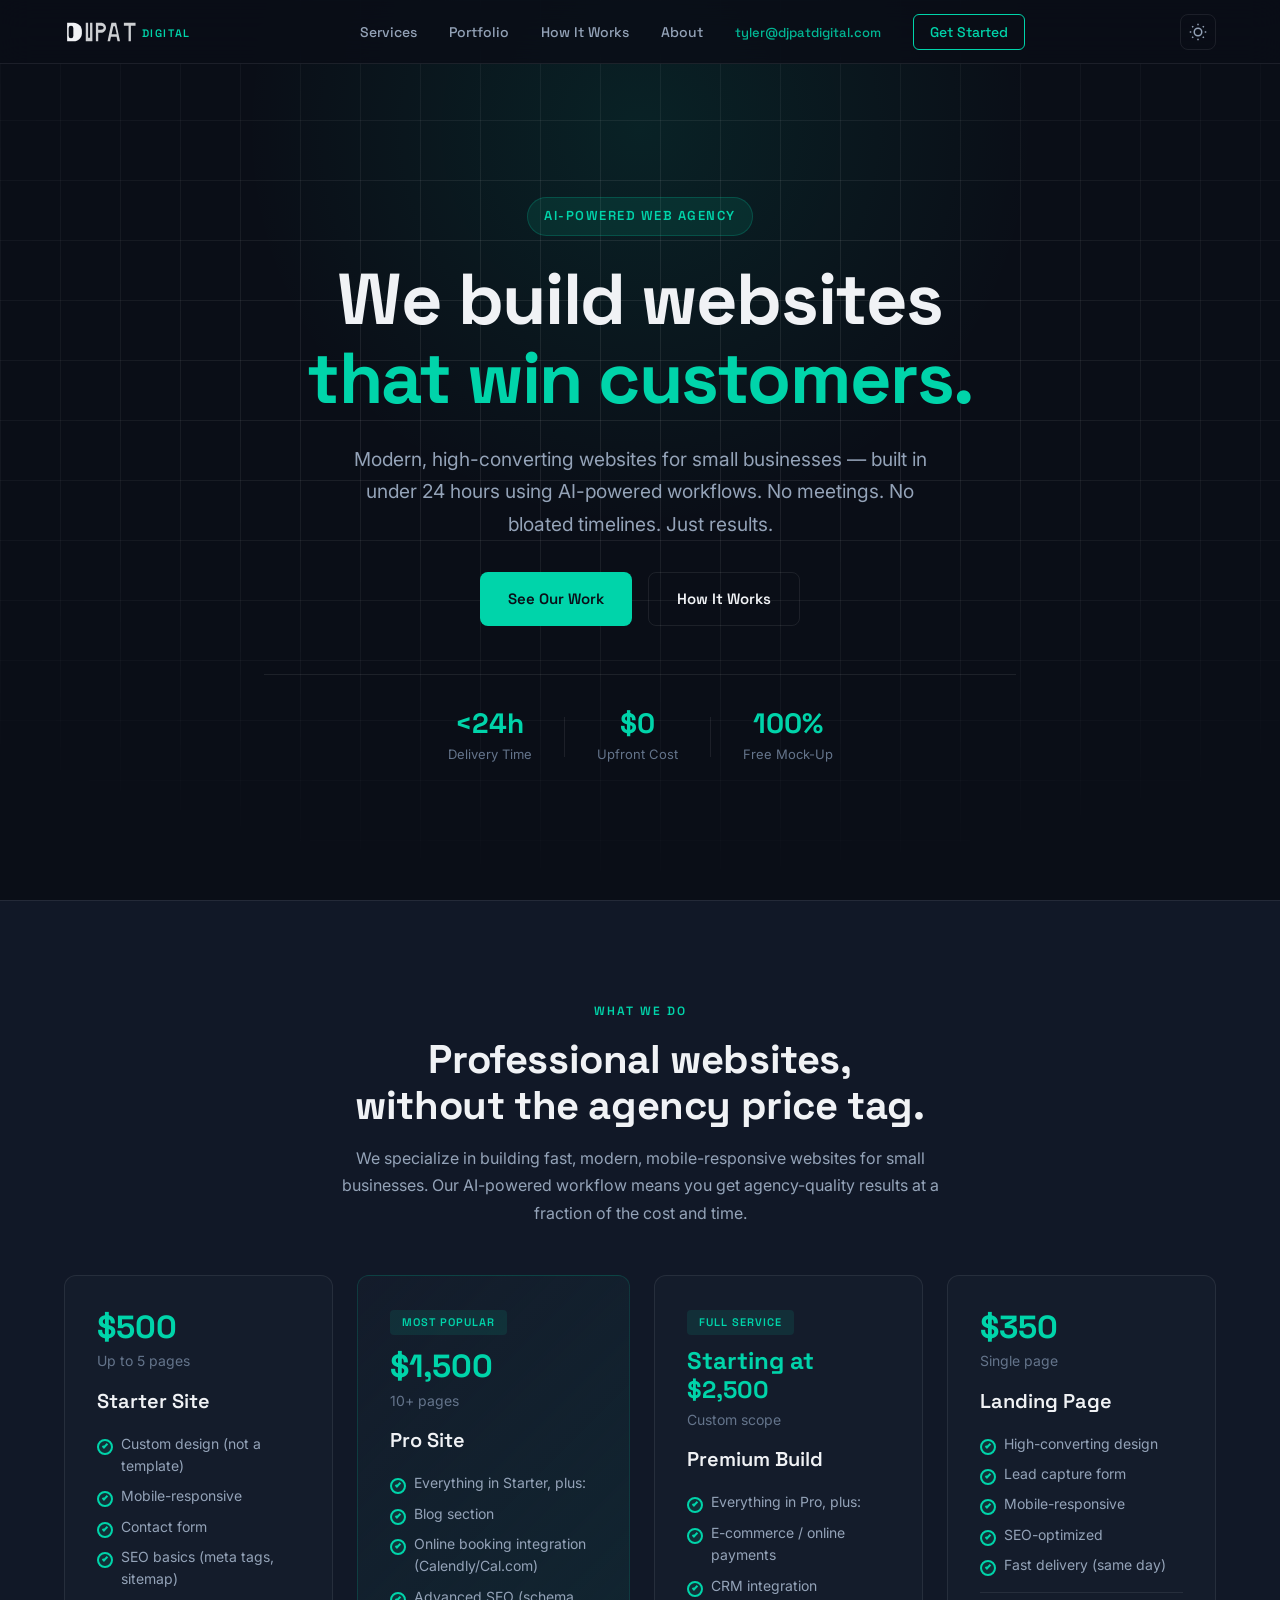
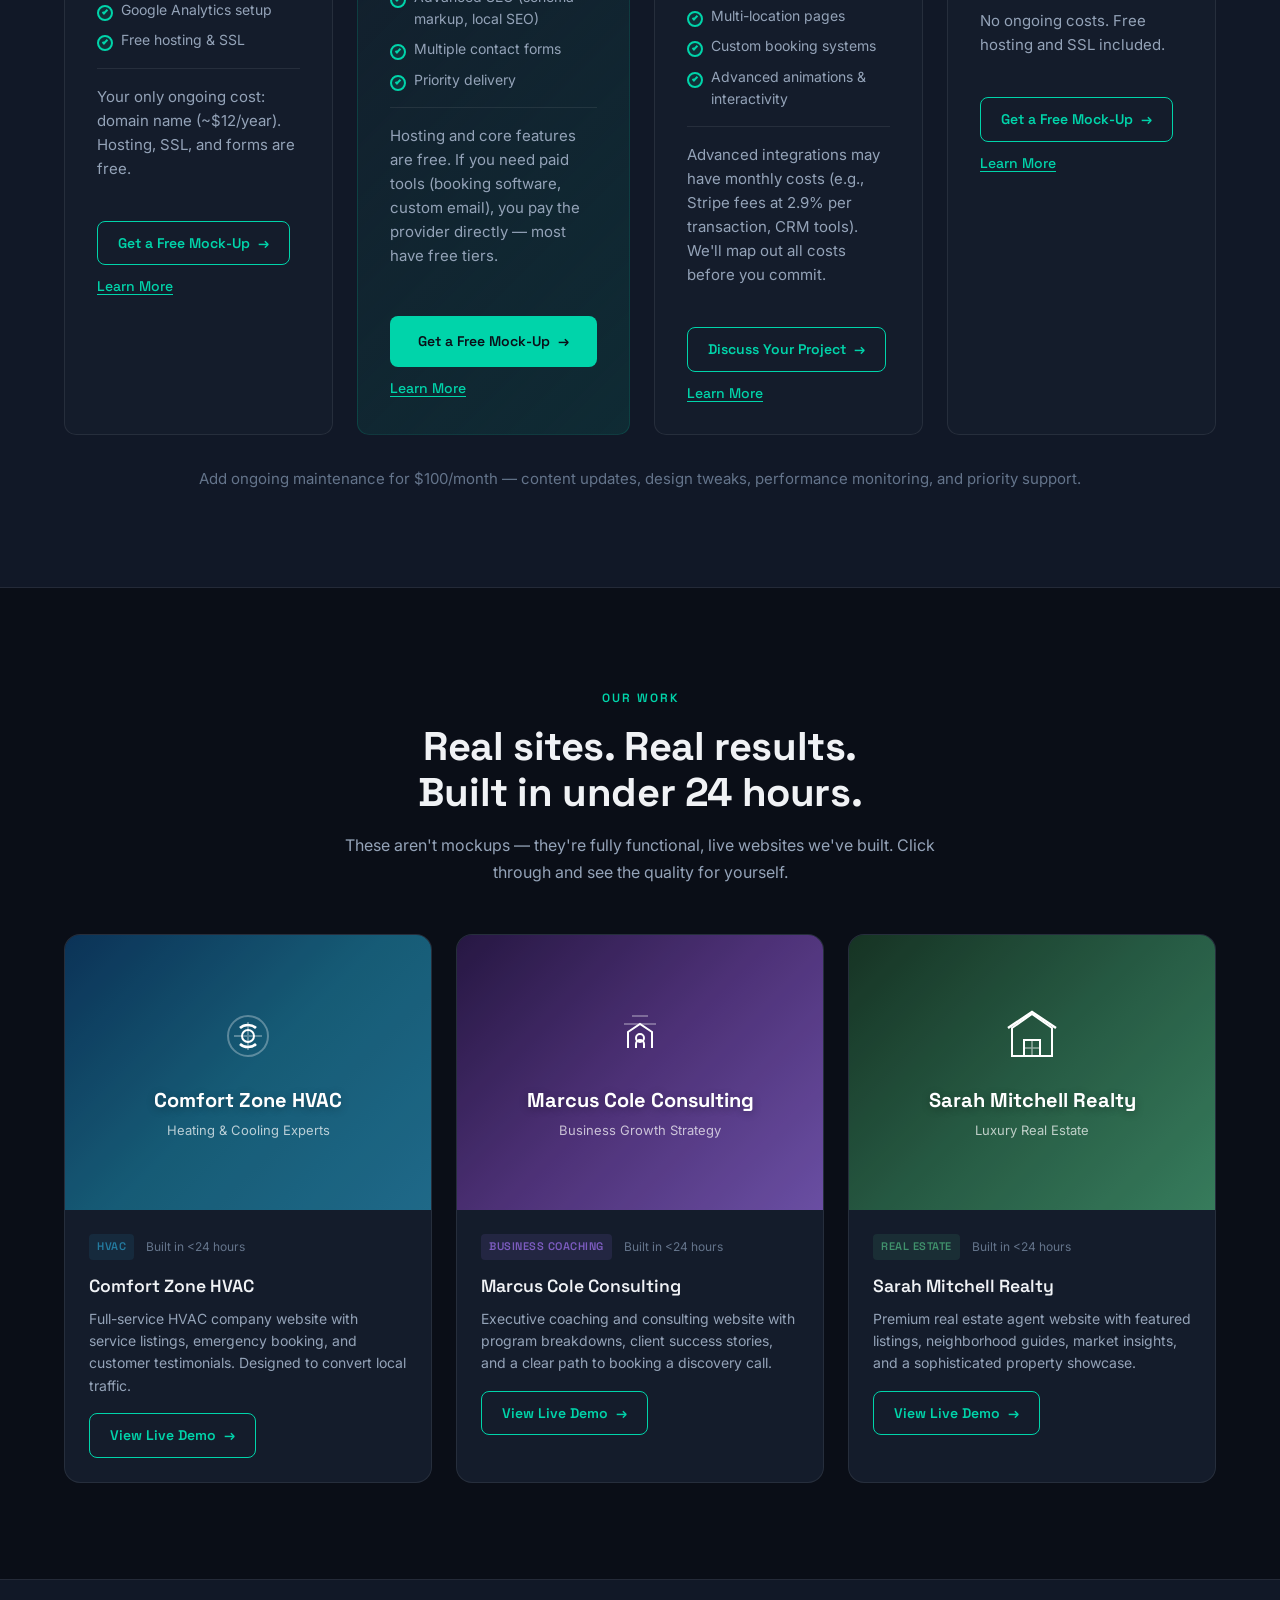
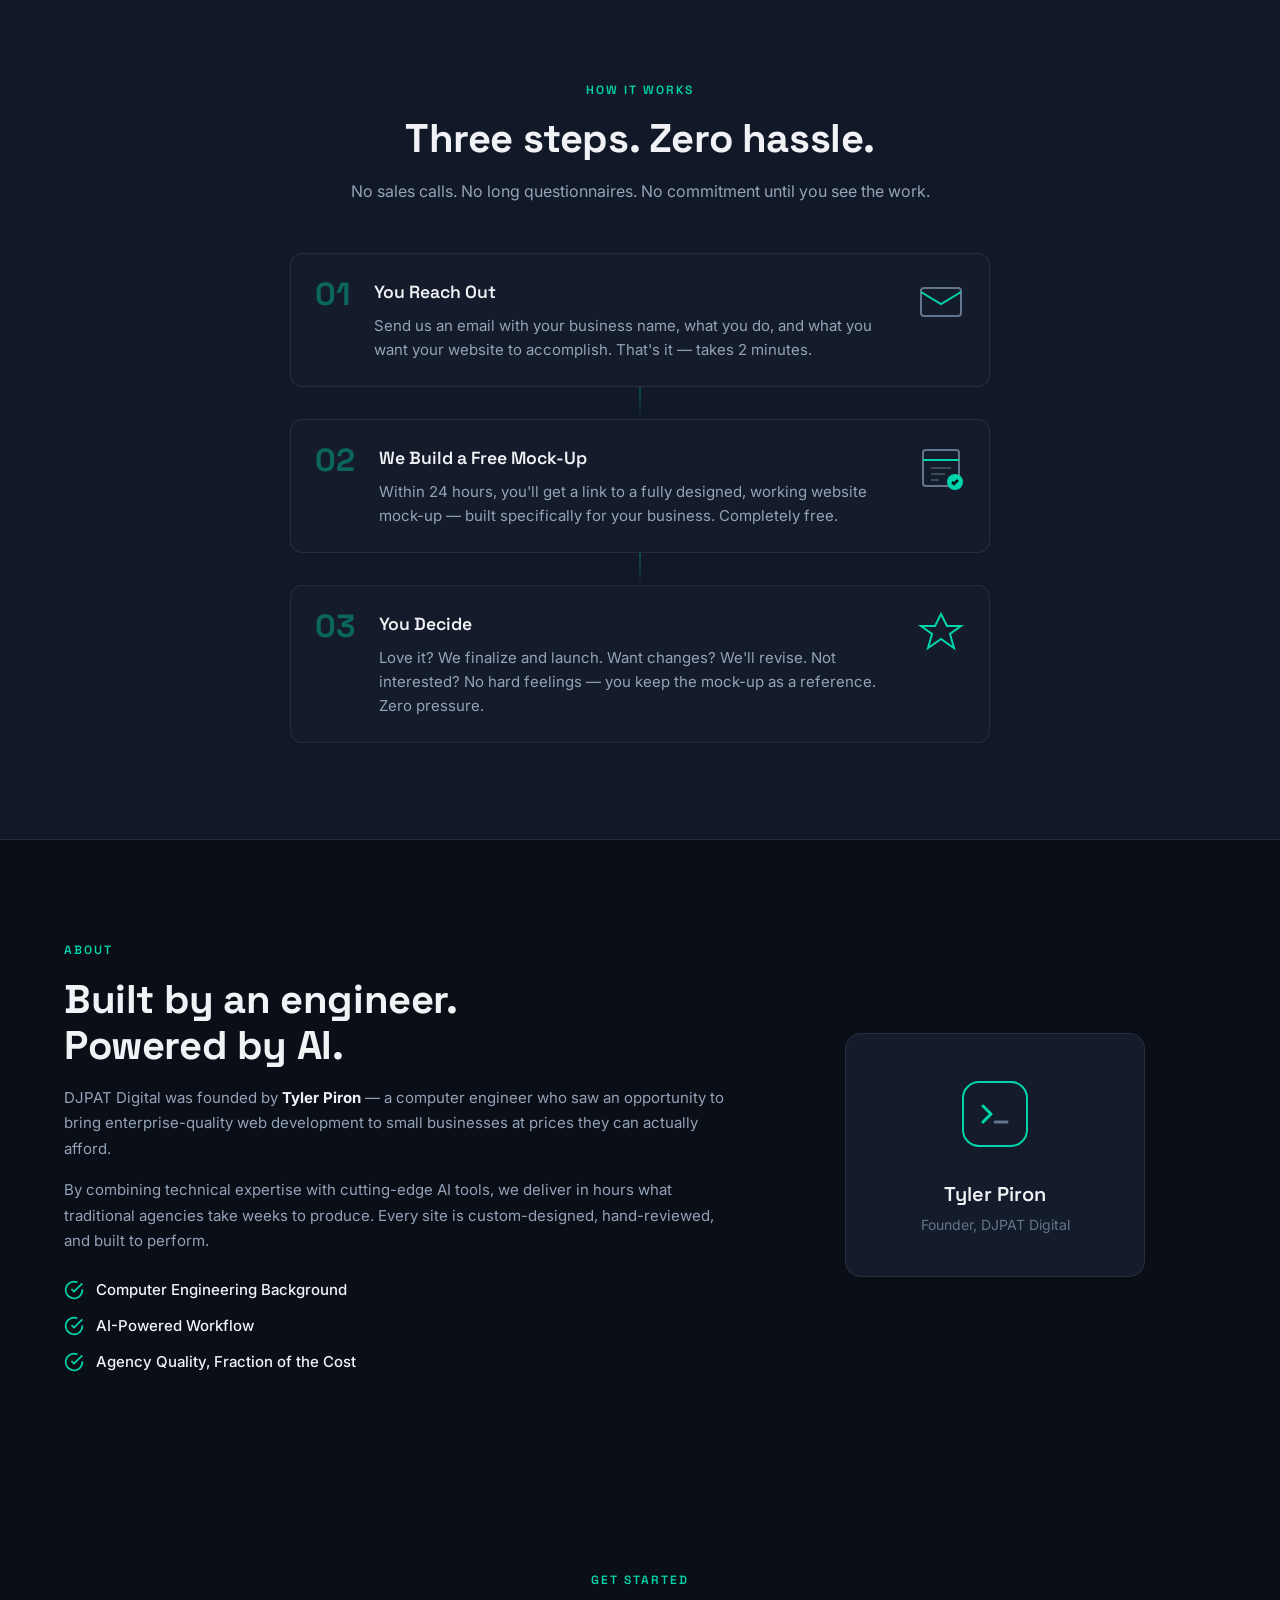
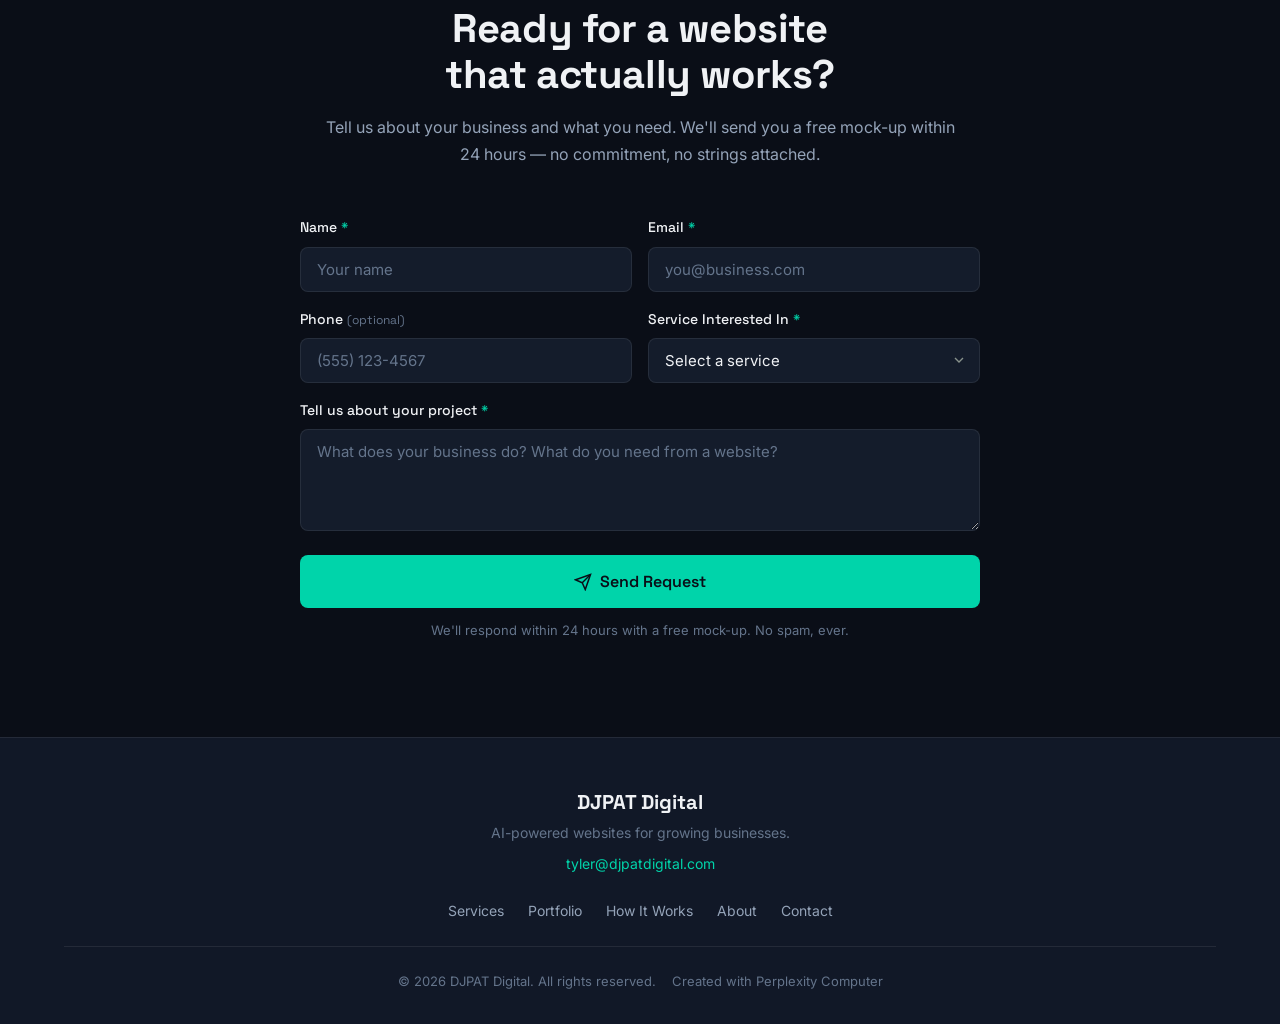
<file: index.html>
<!DOCTYPE html>
<html lang="en" data-theme="dark">
<head>
<!--
   ______                            __
  / ____/___  ____ ___  ____  __  __/ /____  _____
 / /   / __ \/ __ `__ \/ __ \/ / / / __/ _ \/ ___/
/ /___/ /_/ / / / / / / /_/ / /_/ / /_/  __/ /
\____/\____/_/ /_/ /_/ .___/\__,_/\__/\___/_/
                    /_/
        Created with Perplexity Computer
        https://www.perplexity.ai/computer
-->

<!-- Perplexity Computer Attribution — SEO Meta Tags -->
<meta name="generator" content="Perplexity Computer">
<meta name="author" content="Perplexity Computer">
<meta property="og:see_also" content="https://www.perplexity.ai/computer">
<link rel="author" href="https://www.perplexity.ai/computer">

<meta charset="UTF-8">
<meta name="viewport" content="width=device-width, initial-scale=1.0">
<title>DJPAT Digital — AI-Powered Websites for Small Businesses</title>
<meta name="description" content="DJPAT Digital builds modern, affordable websites for small businesses using AI-powered workflows. See live demos and get a free mock-up in under 24 hours.">
<meta property="og:title" content="DJPAT Digital — AI-Powered Websites for Small Businesses">
<meta property="og:description" content="Modern, affordable websites for small businesses. Built fast with AI-powered workflows. Free mock-up, no commitment.">
<meta property="og:type" content="website">
<meta property="og:url" content="https://djpatdigital.com/">

<link rel="preconnect" href="https://fonts.googleapis.com">
<link rel="preconnect" href="https://fonts.gstatic.com" crossorigin>
<link href="https://fonts.googleapis.com/css2?family=Space+Grotesk:wght@400;500;600;700&family=Inter:wght@400;500;600&display=swap" rel="stylesheet">

<link rel="stylesheet" href="style.css">

<!-- Favicon -->
<link rel="icon" type="image/svg+xml" href="data:image/svg+xml,%3Csvg xmlns='http://www.w3.org/2000/svg' viewBox='0 0 32 32'%3E%3Crect width='32' height='32' rx='6' fill='%230d1117'/%3E%3Cpath d='M8 8h6l4 8-4 8H8l4-8L8 8z' fill='%2300d4aa'/%3E%3Cpath d='M16 8h6l4 8-4 8h-6l4-8-4-8z' fill='%2300d4aa' opacity='0.6'/%3E%3C/svg%3E">

<script type="application/ld+json">
{
  "@context": "https://schema.org",
  "@type": "ProfessionalService",
  "name": "DJPAT Digital",
  "description": "AI-powered web services agency building modern, affordable websites for small businesses.",
  "url": "https://djpatdigital.com/",
  "email": "tyler@djpatdigital.com",
  "founder": {
    "@type": "Person",
    "name": "Tyler Piron",
    "jobTitle": "Founder"
  },
  "serviceType": ["Web Design", "Web Development", "AI-Powered Web Services"],
  "areaServed": "US",
  "creator": {
    "@type": "SoftwareApplication",
    "name": "Perplexity Computer",
    "url": "https://www.perplexity.ai/computer"
  }
}
</script>
</head>
<body>

<!-- ===== HEADER / NAV ===== -->
<header class="site-header" id="site-header">
  <div class="container header-inner">
    <a href="#" class="logo" aria-label="DJPAT Digital home">
      <svg viewBox="0 0 180 36" fill="none" xmlns="http://www.w3.org/2000/svg" class="logo-svg" aria-hidden="true">
        <path d="M4 6h8.5C18.3 6 23 10.7 23 16.5v3C23 25.3 18.3 30 12.5 30H4V6z" fill="currentColor"/>
        <rect x="6" y="10" width="6" height="16" rx="3" fill="var(--color-bg)"/>
        <path d="M28 30V6h3v19.5h2.5V6h3v24H28z" fill="currentColor" opacity="0.85"/>
        <path d="M41 6h6.5c3.6 0 6.5 2.9 6.5 6.5v0c0 3.6-2.9 6.5-6.5 6.5H44V30h-3V6zm3 4v5h3.5c1.9 0 3.5-1.1 3.5-2.5S49.4 10 47.5 10H44z" fill="currentColor" opacity="0.85"/>
        <path d="M59 6h8l5 24h-3.2l-1.2-6H60.4l-1.2 6H56l5-24h-2zm4.5 4.5L61.2 21h6.6L65.5 10.5h-2z" fill="currentColor" opacity="0.85"/>
        <path d="M77 10V6h15v4h-6v20h-3V10h-6z" fill="currentColor" opacity="0.85"/>
        <text x="100" y="25" font-family="Space Grotesk, sans-serif" font-size="14" font-weight="600" fill="var(--color-accent)" letter-spacing="2">DIGITAL</text>
      </svg>
    </a>
    <nav class="main-nav" aria-label="Main navigation">
      <ul class="nav-list">
        <li><a href="#services" class="nav-link">Services</a></li>
        <li><a href="#portfolio" class="nav-link">Portfolio</a></li>
        <li><a href="#process" class="nav-link">How It Works</a></li>
        <li><a href="#about" class="nav-link">About</a></li>
        <li><a href="mailto:tyler@djpatdigital.com" class="nav-link nav-email">tyler@djpatdigital.com</a></li>
        <li><a href="#contact" class="nav-link nav-cta">Get Started</a></li>
      </ul>
    </nav>
    <div class="header-actions">
      <button class="theme-toggle" id="theme-toggle" aria-label="Toggle light/dark mode">
        <svg class="icon-sun" viewBox="0 0 24 24" fill="none" stroke="currentColor" stroke-width="2"><circle cx="12" cy="12" r="5"/><path d="M12 1v2M12 21v2M4.22 4.22l1.42 1.42M18.36 18.36l1.42 1.42M1 12h2M21 12h2M4.22 19.78l1.42-1.42M18.36 5.64l1.42-1.42"/></svg>
        <svg class="icon-moon" viewBox="0 0 24 24" fill="none" stroke="currentColor" stroke-width="2"><path d="M21 12.79A9 9 0 1 1 11.21 3 7 7 0 0 0 21 12.79z"/></svg>
      </button>
      <button class="mobile-menu-btn" id="mobile-menu-btn" aria-label="Toggle menu" aria-expanded="false">
        <span></span><span></span><span></span>
      </button>
    </div>
  </div>
</header>

<!-- ===== HERO ===== -->
<section class="hero" id="hero">
  <div class="hero-bg-effects">
    <div class="hero-gradient"></div>
    <div class="hero-grid"></div>
  </div>
  <div class="container hero-content">
    <div class="hero-badge">AI-Powered Web Agency</div>
    <h1 class="hero-title">
      We build websites<br>
      <span class="hero-accent">that win customers.</span>
    </h1>
    <p class="hero-subtitle">
      Modern, high-converting websites for small businesses — built in under 24 hours 
      using AI-powered workflows. No meetings. No bloated timelines. Just results.
    </p>
    <div class="hero-actions">
      <a href="#portfolio" class="btn btn-primary">See Our Work</a>
      <a href="#process" class="btn btn-ghost">How It Works</a>
    </div>
    <div class="hero-stats">
      <div class="stat">
        <span class="stat-value">&lt;24h</span>
        <span class="stat-label">Delivery Time</span>
      </div>
      <div class="stat-divider"></div>
      <div class="stat">
        <span class="stat-value">$0</span>
        <span class="stat-label">Upfront Cost</span>
      </div>
      <div class="stat-divider"></div>
      <div class="stat">
        <span class="stat-value">100%</span>
        <span class="stat-label">Free Mock-Up</span>
      </div>
    </div>
  </div>
</section>

<!-- ===== SERVICES ===== -->
<section class="section services" id="services">
  <div class="container">
    <div class="section-header">
      <span class="section-tag">What We Do</span>
      <h2 class="section-title">Professional websites,<br>without the agency price tag.</h2>
      <p class="section-desc">We specialize in building fast, modern, mobile-responsive websites for small businesses. Our AI-powered workflow means you get agency-quality results at a fraction of the cost and time.</p>
    </div>
    <div class="services-grid">
      <!-- Card 1 — Starter Site -->
      <div class="service-card">
        <div class="service-price">
          <span class="price-amount">$500</span>
          <span class="price-scope">Up to 5 pages</span>
        </div>
        <h3>Starter Site</h3>
        <ul class="service-features">
          <li>Custom design (not a template)</li>
          <li>Mobile-responsive</li>
          <li>Contact form</li>
          <li>SEO basics (meta tags, sitemap)</li>
          <li>Google Analytics setup</li>
          <li>Free hosting &amp; SSL</li>
        </ul>
        <p class="service-costs-note">Your only ongoing cost: domain name (~$12/year). Hosting, SSL, and forms are free.</p>
        <div class="service-card-actions">
          <a href="#contact" class="btn btn-outline service-cta" data-service="Starter Website Build">Get a Free Mock-Up <span class="arrow">&rarr;</span></a>
          <button type="button" class="service-learn-more" data-modal="starter">Learn More</button>
        </div>
      </div>

      <!-- Card 2 — Pro Site (Primary) -->
      <div class="service-card service-card--primary">
        <div class="service-badge">Most Popular</div>
        <div class="service-price">
          <span class="price-amount">$1,500</span>
          <span class="price-scope">10+ pages</span>
        </div>
        <h3>Pro Site</h3>
        <ul class="service-features">
          <li>Everything in Starter, plus:</li>
          <li>Blog section</li>
          <li>Online booking integration (Calendly/Cal.com)</li>
          <li>Advanced SEO (schema markup, local SEO)</li>
          <li>Multiple contact forms</li>
          <li>Priority delivery</li>
        </ul>
        <p class="service-costs-note">Hosting and core features are free. If you need paid tools (booking software, custom email), you pay the provider directly — most have free tiers.</p>
        <div class="service-card-actions">
          <a href="#contact" class="btn btn-primary service-cta" data-service="Pro Website Build">Get a Free Mock-Up <span class="arrow">&rarr;</span></a>
          <button type="button" class="service-learn-more" data-modal="pro">Learn More</button>
        </div>
      </div>

      <!-- Card 3 — Premium Build -->
      <div class="service-card">
        <div class="service-badge">Full Service</div>
        <div class="service-price">
          <span class="price-amount price-amount--from">Starting at $2,500</span>
          <span class="price-scope">Custom scope</span>
        </div>
        <h3>Premium Build</h3>
        <ul class="service-features">
          <li>Everything in Pro, plus:</li>
          <li>E-commerce / online payments</li>
          <li>CRM integration</li>
          <li>Multi-location pages</li>
          <li>Custom booking systems</li>
          <li>Advanced animations &amp; interactivity</li>
        </ul>
        <p class="service-costs-note">Advanced integrations may have monthly costs (e.g., Stripe fees at 2.9% per transaction, CRM tools). We'll map out all costs before you commit.</p>
        <div class="service-card-actions">
          <a href="#contact" class="btn btn-outline service-cta" data-service="Premium Website Build">Discuss Your Project <span class="arrow">&rarr;</span></a>
          <button type="button" class="service-learn-more" data-modal="premium">Learn More</button>
        </div>
      </div>

      <!-- Card 4 — Landing Page -->
      <div class="service-card">
        <div class="service-price">
          <span class="price-amount">$350</span>
          <span class="price-scope">Single page</span>
        </div>
        <h3>Landing Page</h3>
        <ul class="service-features">
          <li>High-converting design</li>
          <li>Lead capture form</li>
          <li>Mobile-responsive</li>
          <li>SEO-optimized</li>
          <li>Fast delivery (same day)</li>
        </ul>
        <p class="service-costs-note">No ongoing costs. Free hosting and SSL included.</p>
        <div class="service-card-actions">
          <a href="#contact" class="btn btn-outline service-cta" data-service="Landing Page">Get a Free Mock-Up <span class="arrow">&rarr;</span></a>
          <button type="button" class="service-learn-more" data-modal="landing">Learn More</button>
        </div>
      </div>
    </div>
    <p class="services-maintenance-note">Add ongoing maintenance for $100/month — content updates, design tweaks, performance monitoring, and priority support.</p>
  </div>
</section>

<!-- ===== PORTFOLIO ===== -->
<section class="section portfolio" id="portfolio">
  <div class="container">
    <div class="section-header">
      <span class="section-tag">Our Work</span>
      <h2 class="section-title">Real sites. Real results.<br>Built in under 24 hours.</h2>
      <p class="section-desc">These aren't mockups — they're fully functional, live websites we've built. Click through and see the quality for yourself.</p>
    </div>
    <div class="portfolio-grid">

      <!-- HVAC Card -->
      <div class="portfolio-card" data-industry="hvac">
        <div class="portfolio-preview portfolio-preview--hvac">
          <div class="preview-overlay">
            <div class="preview-icon">
              <svg viewBox="0 0 64 64" fill="none">
                <circle cx="32" cy="32" r="20" stroke="white" stroke-width="2" opacity="0.3"/>
                <path d="M32 18v28M18 32h28" stroke="white" stroke-width="2" opacity="0.3"/>
                <path d="M24 24c4-4 12-4 16 0M24 40c4 4 12 4 16 0" stroke="white" stroke-width="2.5"/>
                <circle cx="32" cy="32" r="6" stroke="white" stroke-width="2"/>
              </svg>
            </div>
            <span class="preview-business">Comfort Zone HVAC</span>
            <span class="preview-tagline">Heating &amp; Cooling Experts</span>
          </div>
        </div>
        <div class="portfolio-info">
          <div class="portfolio-meta">
            <span class="industry-tag industry-tag--hvac">HVAC</span>
            <span class="build-time">Built in &lt;24 hours</span>
          </div>
          <h3>Comfort Zone HVAC</h3>
          <p>Full-service HVAC company website with service listings, emergency booking, and customer testimonials. Designed to convert local traffic.</p>
          <a href="./demos/hvac/" class="btn btn-outline" target="_blank" rel="noopener">View Live Demo <span class="arrow">&rarr;</span></a>
        </div>
      </div>

      <!-- Business Coach Card -->
      <div class="portfolio-card" data-industry="coaching">
        <div class="portfolio-preview portfolio-preview--coaching">
          <div class="preview-overlay">
            <div class="preview-icon">
              <svg viewBox="0 0 64 64" fill="none">
                <path d="M20 44V28l12-8 12 8v16" stroke="white" stroke-width="2"/>
                <path d="M16 20h32M24 12h16" stroke="white" stroke-width="2" opacity="0.3"/>
                <circle cx="32" cy="34" r="4" stroke="white" stroke-width="2"/>
                <path d="M28 44v-4c0-2.2 1.8-4 4-4s4 1.8 4 4v4" stroke="white" stroke-width="2"/>
              </svg>
            </div>
            <span class="preview-business">Marcus Cole Consulting</span>
            <span class="preview-tagline">Business Growth Strategy</span>
          </div>
        </div>
        <div class="portfolio-info">
          <div class="portfolio-meta">
            <span class="industry-tag industry-tag--coaching">Business Coaching</span>
            <span class="build-time">Built in &lt;24 hours</span>
          </div>
          <h3>Marcus Cole Consulting</h3>
          <p>Executive coaching and consulting website with program breakdowns, client success stories, and a clear path to booking a discovery call.</p>
          <a href="./demos/business-coach/" class="btn btn-outline" target="_blank" rel="noopener">View Live Demo <span class="arrow">&rarr;</span></a>
        </div>
      </div>

      <!-- Real Estate Card -->
      <div class="portfolio-card" data-industry="realestate">
        <div class="portfolio-preview portfolio-preview--realestate">
          <div class="preview-overlay">
            <div class="preview-icon">
              <svg viewBox="0 0 64 64" fill="none">
                <path d="M12 52V24l20-14 20 14v28H12z" stroke="white" stroke-width="2"/>
                <rect x="24" y="36" width="16" height="16" stroke="white" stroke-width="2"/>
                <path d="M32 36v16M24 44h16" stroke="white" stroke-width="1.5" opacity="0.5"/>
                <path d="M8 24l24-16 24 16" stroke="white" stroke-width="2.5"/>
              </svg>
            </div>
            <span class="preview-business">Sarah Mitchell Realty</span>
            <span class="preview-tagline">Luxury Real Estate</span>
          </div>
        </div>
        <div class="portfolio-info">
          <div class="portfolio-meta">
            <span class="industry-tag industry-tag--realestate">Real Estate</span>
            <span class="build-time">Built in &lt;24 hours</span>
          </div>
          <h3>Sarah Mitchell Realty</h3>
          <p>Premium real estate agent website with featured listings, neighborhood guides, market insights, and a sophisticated property showcase.</p>
          <a href="./demos/real-estate/" class="btn btn-outline" target="_blank" rel="noopener">View Live Demo <span class="arrow">&rarr;</span></a>
        </div>
      </div>

    </div>
  </div>
</section>

<!-- ===== HOW IT WORKS ===== -->
<section class="section process" id="process">
  <div class="container">
    <div class="section-header">
      <span class="section-tag">How It Works</span>
      <h2 class="section-title">Three steps. Zero hassle.</h2>
      <p class="section-desc">No sales calls. No long questionnaires. No commitment until you see the work.</p>
    </div>
    <div class="process-steps">
      <div class="process-step">
        <div class="step-number">01</div>
        <div class="step-content">
          <h3>You Reach Out</h3>
          <p>Send us an email with your business name, what you do, and what you want your website to accomplish. That's it — takes 2 minutes.</p>
        </div>
        <div class="step-icon">
          <svg viewBox="0 0 48 48" fill="none" stroke="currentColor" stroke-width="2">
            <rect x="4" y="10" width="40" height="28" rx="3"/>
            <path d="M4 14l20 12 20-12" stroke="var(--color-accent)"/>
          </svg>
        </div>
      </div>
      <div class="process-connector"></div>
      <div class="process-step">
        <div class="step-number">02</div>
        <div class="step-content">
          <h3>We Build a Free Mock-Up</h3>
          <p>Within 24 hours, you'll get a link to a fully designed, working website mock-up — built specifically for your business. Completely free.</p>
        </div>
        <div class="step-icon">
          <svg viewBox="0 0 48 48" fill="none" stroke="currentColor" stroke-width="2">
            <rect x="6" y="6" width="36" height="36" rx="3"/>
            <path d="M6 16h36" stroke="var(--color-accent)"/>
            <path d="M14 24h20M14 30h14M14 36h8" opacity="0.5"/>
            <circle cx="38" cy="38" r="8" fill="var(--color-accent)" stroke="none"/>
            <path d="M35 38l2 2 4-4" stroke="var(--color-bg)" stroke-width="2.5"/>
          </svg>
        </div>
      </div>
      <div class="process-connector"></div>
      <div class="process-step">
        <div class="step-number">03</div>
        <div class="step-content">
          <h3>You Decide</h3>
          <p>Love it? We finalize and launch. Want changes? We'll revise. Not interested? No hard feelings — you keep the mock-up as a reference. Zero pressure.</p>
        </div>
        <div class="step-icon">
          <svg viewBox="0 0 48 48" fill="none" stroke="currentColor" stroke-width="2">
            <path d="M24 4l6 12h14l-11 8 4 14-13-9-13 9 4-14L4 16h14l6-12z" stroke="var(--color-accent)"/>
          </svg>
        </div>
      </div>
    </div>
  </div>
</section>

<!-- ===== ABOUT ===== -->
<section class="section about" id="about">
  <div class="container">
    <div class="about-grid">
      <div class="about-content">
        <span class="section-tag">About</span>
        <h2 class="section-title">Built by an engineer.<br>Powered by AI.</h2>
        <p>DJPAT Digital was founded by <strong>Tyler Piron</strong> — a computer engineer who saw an opportunity to bring enterprise-quality web development to small businesses at prices they can actually afford.</p>
        <p>By combining technical expertise with cutting-edge AI tools, we deliver in hours what traditional agencies take weeks to produce. Every site is custom-designed, hand-reviewed, and built to perform.</p>
        <div class="about-highlights">
          <div class="highlight">
            <svg viewBox="0 0 24 24" fill="none" stroke="var(--color-accent)" stroke-width="2"><path d="M22 11.08V12a10 10 0 1 1-5.93-9.14"/><path d="M22 4L12 14.01l-3-3"/></svg>
            <span>Computer Engineering Background</span>
          </div>
          <div class="highlight">
            <svg viewBox="0 0 24 24" fill="none" stroke="var(--color-accent)" stroke-width="2"><path d="M22 11.08V12a10 10 0 1 1-5.93-9.14"/><path d="M22 4L12 14.01l-3-3"/></svg>
            <span>AI-Powered Workflow</span>
          </div>
          <div class="highlight">
            <svg viewBox="0 0 24 24" fill="none" stroke="var(--color-accent)" stroke-width="2"><path d="M22 11.08V12a10 10 0 1 1-5.93-9.14"/><path d="M22 4L12 14.01l-3-3"/></svg>
            <span>Agency Quality, Fraction of the Cost</span>
          </div>
        </div>
      </div>
      <div class="about-visual">
        <div class="about-card">
          <div class="about-card-icon">
            <svg viewBox="0 0 80 80" fill="none">
              <rect x="8" y="8" width="64" height="64" rx="16" stroke="var(--color-accent)" stroke-width="2"/>
              <path d="M28 32l8 8-8 8" stroke="var(--color-accent)" stroke-width="3" stroke-linecap="round" stroke-linejoin="round"/>
              <path d="M40 48h12" stroke="var(--color-text-muted)" stroke-width="3" stroke-linecap="round"/>
            </svg>
          </div>
          <div class="about-card-label">Tyler Piron</div>
          <div class="about-card-role">Founder, DJPAT Digital</div>
        </div>
      </div>
    </div>
  </div>
</section>

<!-- ===== CONTACT ===== -->
<section class="section contact" id="contact">
  <div class="container">
    <div class="contact-inner">
      <div class="section-header">
        <span class="section-tag">Get Started</span>
        <h2 class="section-title">Ready for a website<br>that actually works?</h2>
        <p class="section-desc">Tell us about your business and what you need. We'll send you a free mock-up within 24 hours — no commitment, no strings attached.</p>
      </div>
      <form class="contact-form" id="contact-form" action="https://formsubmit.co/ajax/90337f1afca06645fa3a6b03d997af8c" method="POST">
        <!-- FormSubmit config (AJAX endpoint — no redirects, no email login) -->
        <input type="hidden" name="_subject" value="New DJPAT Digital Inquiry">
        <input type="hidden" name="_captcha" value="false">
        <input type="hidden" name="_template" value="table">
        <input type="text" name="_honey" style="display:none">

        <div class="form-row">
          <div class="form-group">
            <label for="contact-name">Name <span class="required">*</span></label>
            <input type="text" id="contact-name" name="name" placeholder="Your name" required>
          </div>
          <div class="form-group">
            <label for="contact-email">Email <span class="required">*</span></label>
            <input type="email" id="contact-email" name="email" placeholder="you@business.com" required>
          </div>
        </div>
        <div class="form-row">
          <div class="form-group">
            <label for="contact-phone">Phone <span class="optional">(optional)</span></label>
            <input type="tel" id="contact-phone" name="phone" placeholder="(555) 123-4567">
          </div>
          <div class="form-group">
            <label for="contact-service">Service Interested In <span class="required">*</span></label>
            <select id="contact-service" name="service" required>
              <option value="" disabled selected>Select a service</option>
              <option value="Starter Website Build">Starter Website Build ($500)</option>
              <option value="Pro Website Build">Pro Website Build ($1,500)</option>
              <option value="Premium Website Build">Premium Website Build ($2,500+)</option>
              <option value="Landing Page">Landing Page ($350)</option>
              <option value="Monthly Maintenance">Monthly Maintenance ($100/mo)</option>
              <option value="Other">Other / Not Sure</option>
            </select>
          </div>
        </div>
        <div class="form-group form-group--full">
          <label for="contact-message">Tell us about your project <span class="required">*</span></label>
          <textarea id="contact-message" name="message" rows="4" placeholder="What does your business do? What do you need from a website?" required></textarea>
        </div>
        <button type="submit" class="btn btn-primary form-submit">
          <svg viewBox="0 0 24 24" fill="none" stroke="currentColor" stroke-width="2"><path d="M22 2L11 13"/><path d="M22 2L15 22l-4-9-9-4 20-7z"/></svg>
          Send Request
        </button>
        <p class="form-disclaimer">We'll respond within 24 hours with a free mock-up. No spam, ever.</p>
      </form>

      <!-- Thank you state (shown after submission) -->
      <div class="thank-you" id="thank-you" style="display:none">
        <div class="thank-you-icon">
          <svg viewBox="0 0 64 64" fill="none"><circle cx="32" cy="32" r="28" stroke="var(--color-accent)" stroke-width="3"/><path d="M20 32l8 8 16-16" stroke="var(--color-accent)" stroke-width="3" stroke-linecap="round" stroke-linejoin="round"/></svg>
        </div>
        <h3>Request Received</h3>
        <p>We'll review your project and send you a free mock-up within 24 hours. Check your inbox.</p>
      </div>
    </div>
  </div>
</section>

<!-- ===== FOOTER ===== -->
<footer class="site-footer">
  <div class="container footer-inner">
    <div class="footer-brand">
      <span class="footer-logo">DJPAT Digital</span>
      <p class="footer-tagline">AI-powered websites for growing businesses.</p>
      <a href="mailto:tyler@djpatdigital.com" class="footer-email">tyler@djpatdigital.com</a>
    </div>
    <div class="footer-links">
      <a href="#services">Services</a>
      <a href="#portfolio">Portfolio</a>
      <a href="#process">How It Works</a>
      <a href="#about">About</a>
      <a href="#contact">Contact</a>
    </div>
    <div class="footer-bottom">
      <p>&copy; 2026 DJPAT Digital. All rights reserved.</p>
      <a href="https://www.perplexity.ai/computer" target="_blank" rel="noopener noreferrer" class="pplx-attribution">
        Created with Perplexity Computer
      </a>
    </div>
  </div>
</footer>

<!-- ===== SERVICE DETAIL MODALS ===== -->
<div class="modal-overlay" id="modal-overlay">
  <div class="modal-card" id="modal-card" role="dialog" aria-modal="true" aria-labelledby="modal-title">
    <button class="modal-close" id="modal-close" aria-label="Close modal">&times;</button>
    <div class="modal-body" id="modal-body">
      <!-- Content injected by JS -->
    </div>
  </div>
</div>

<script src="script.js"></script>
</body>
</html>
</file>
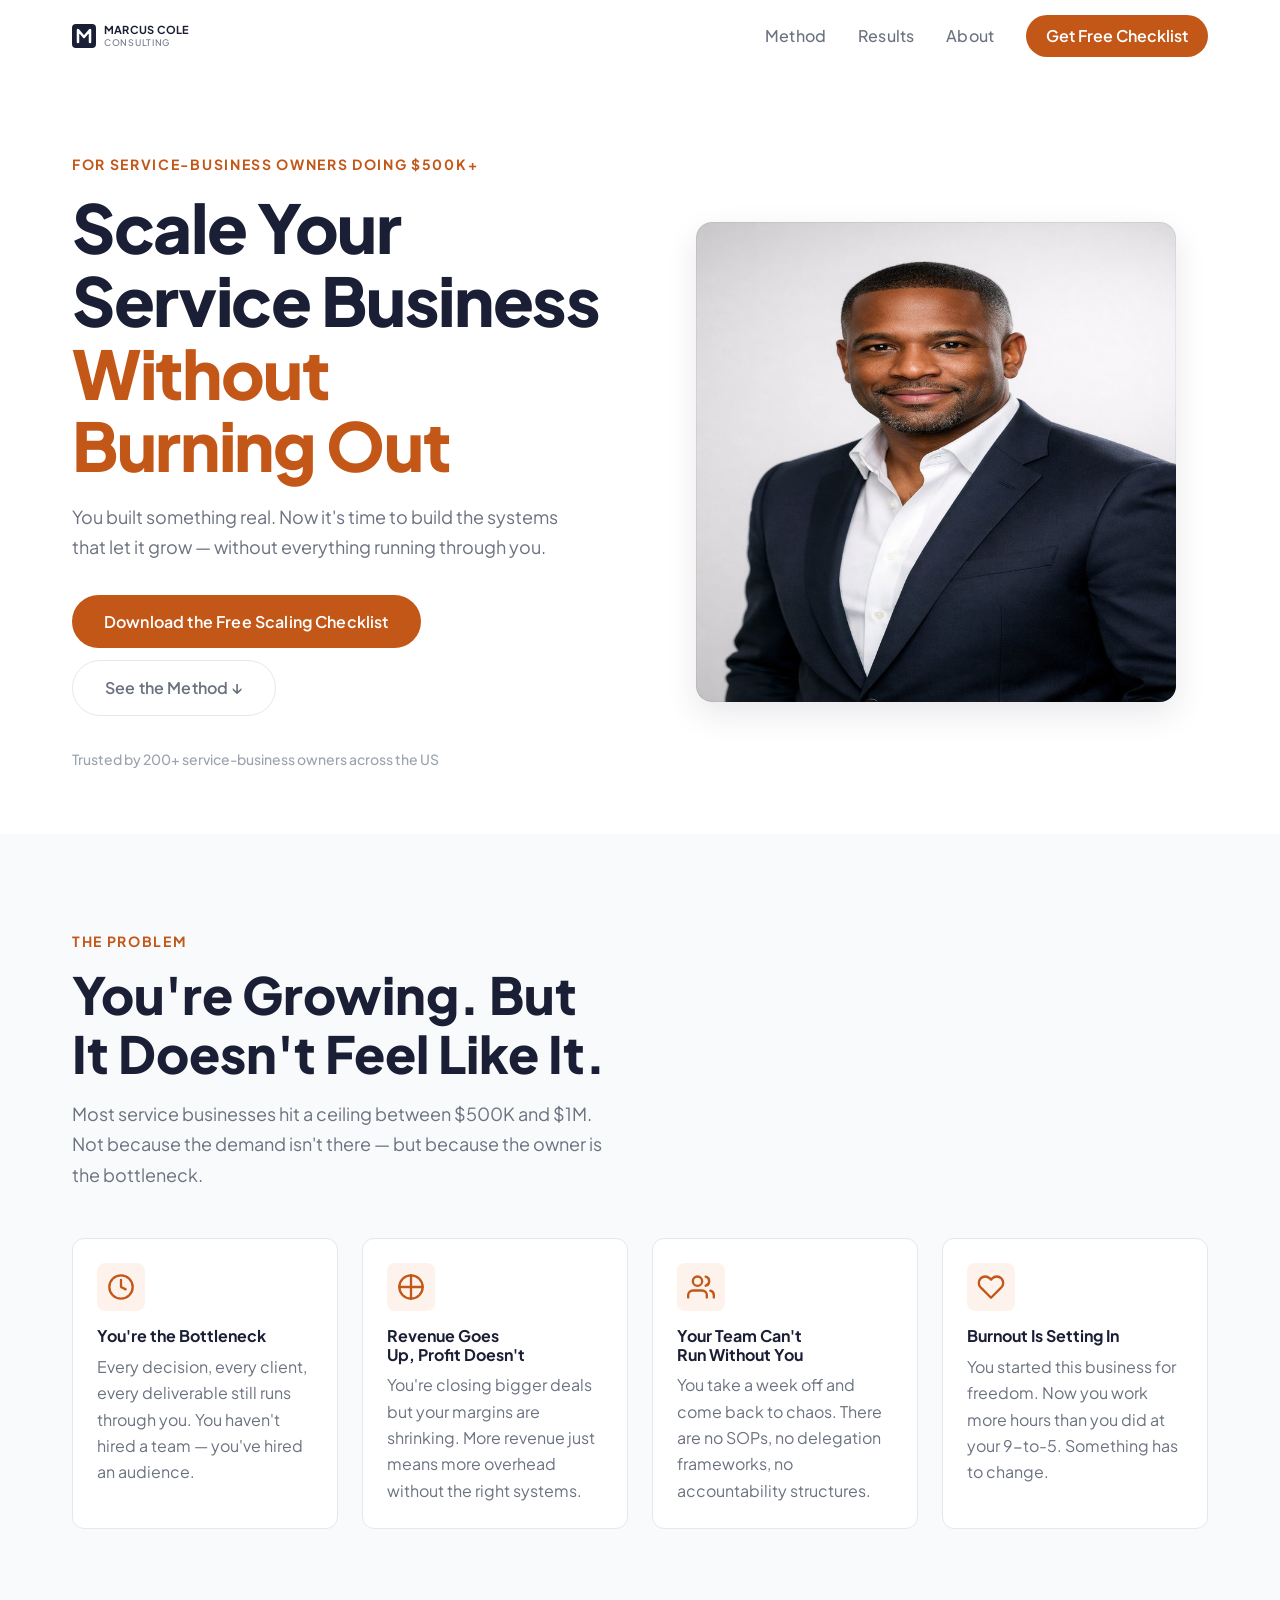
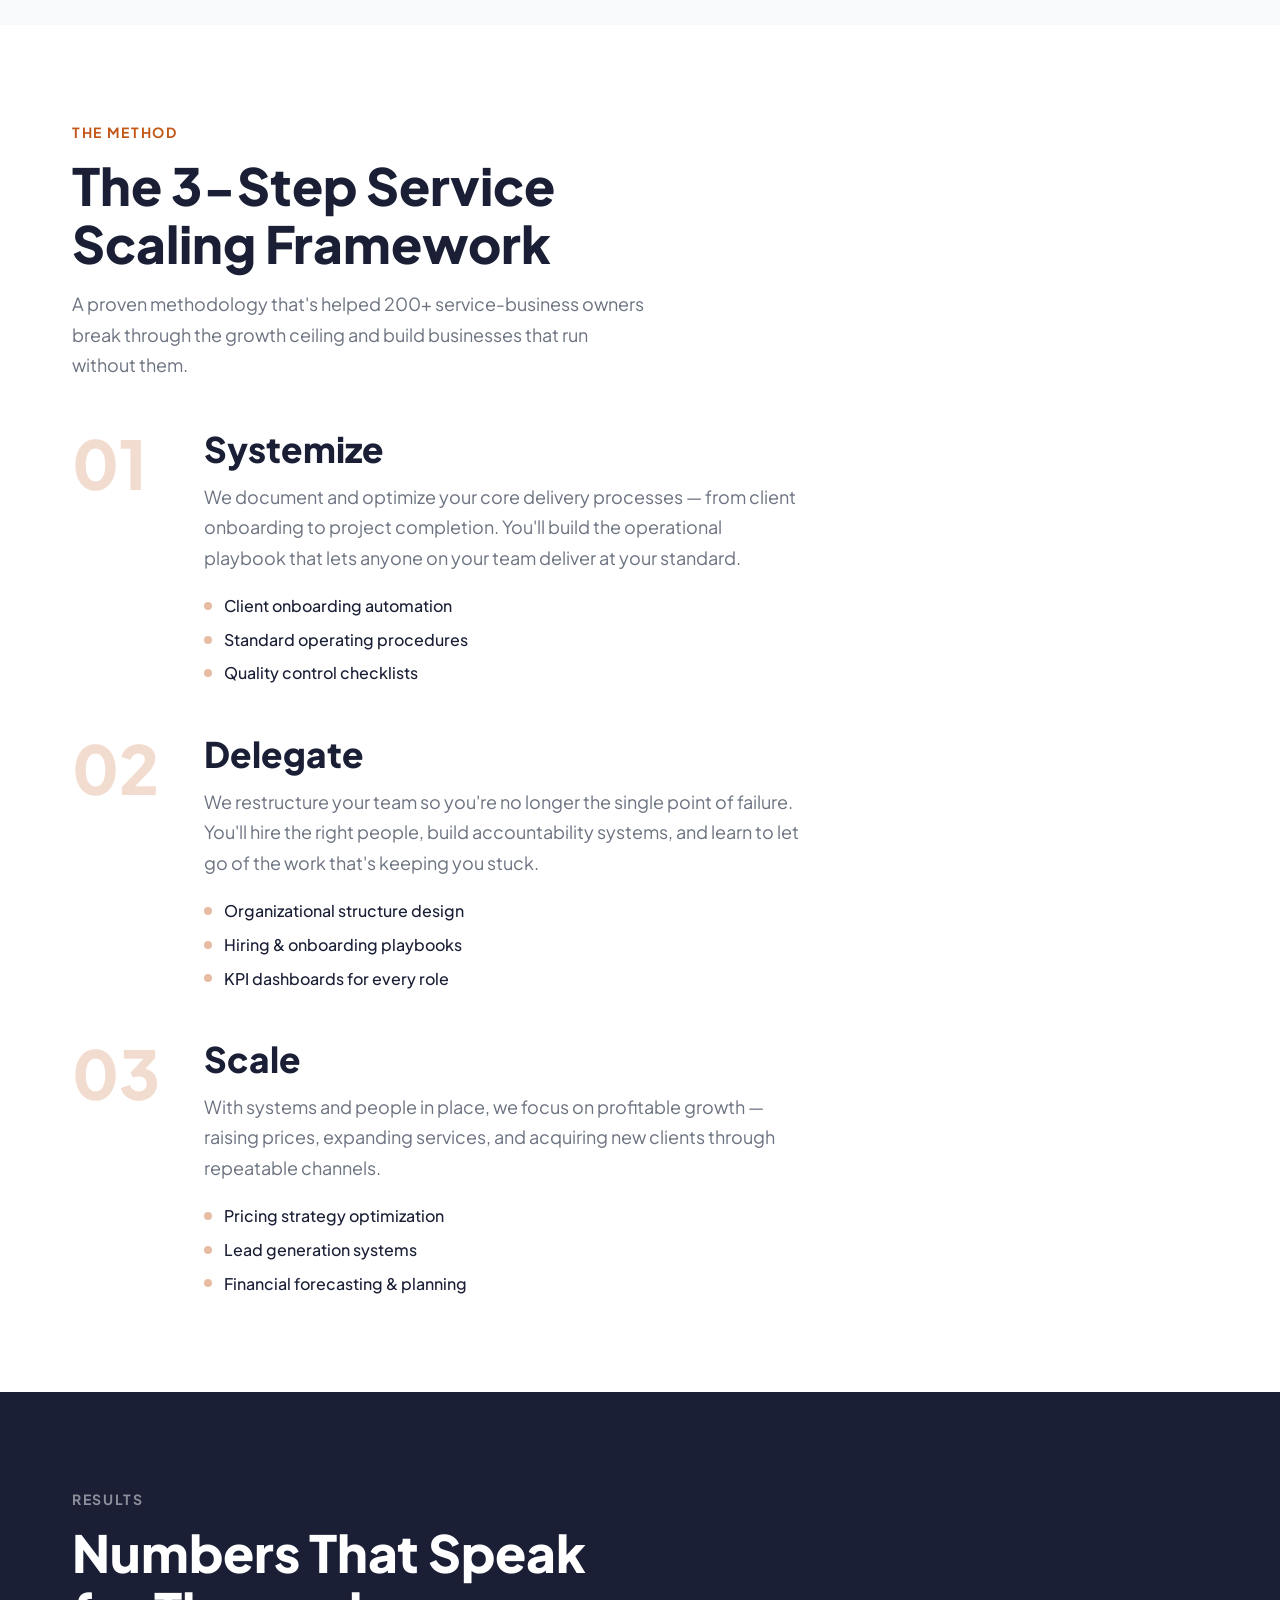
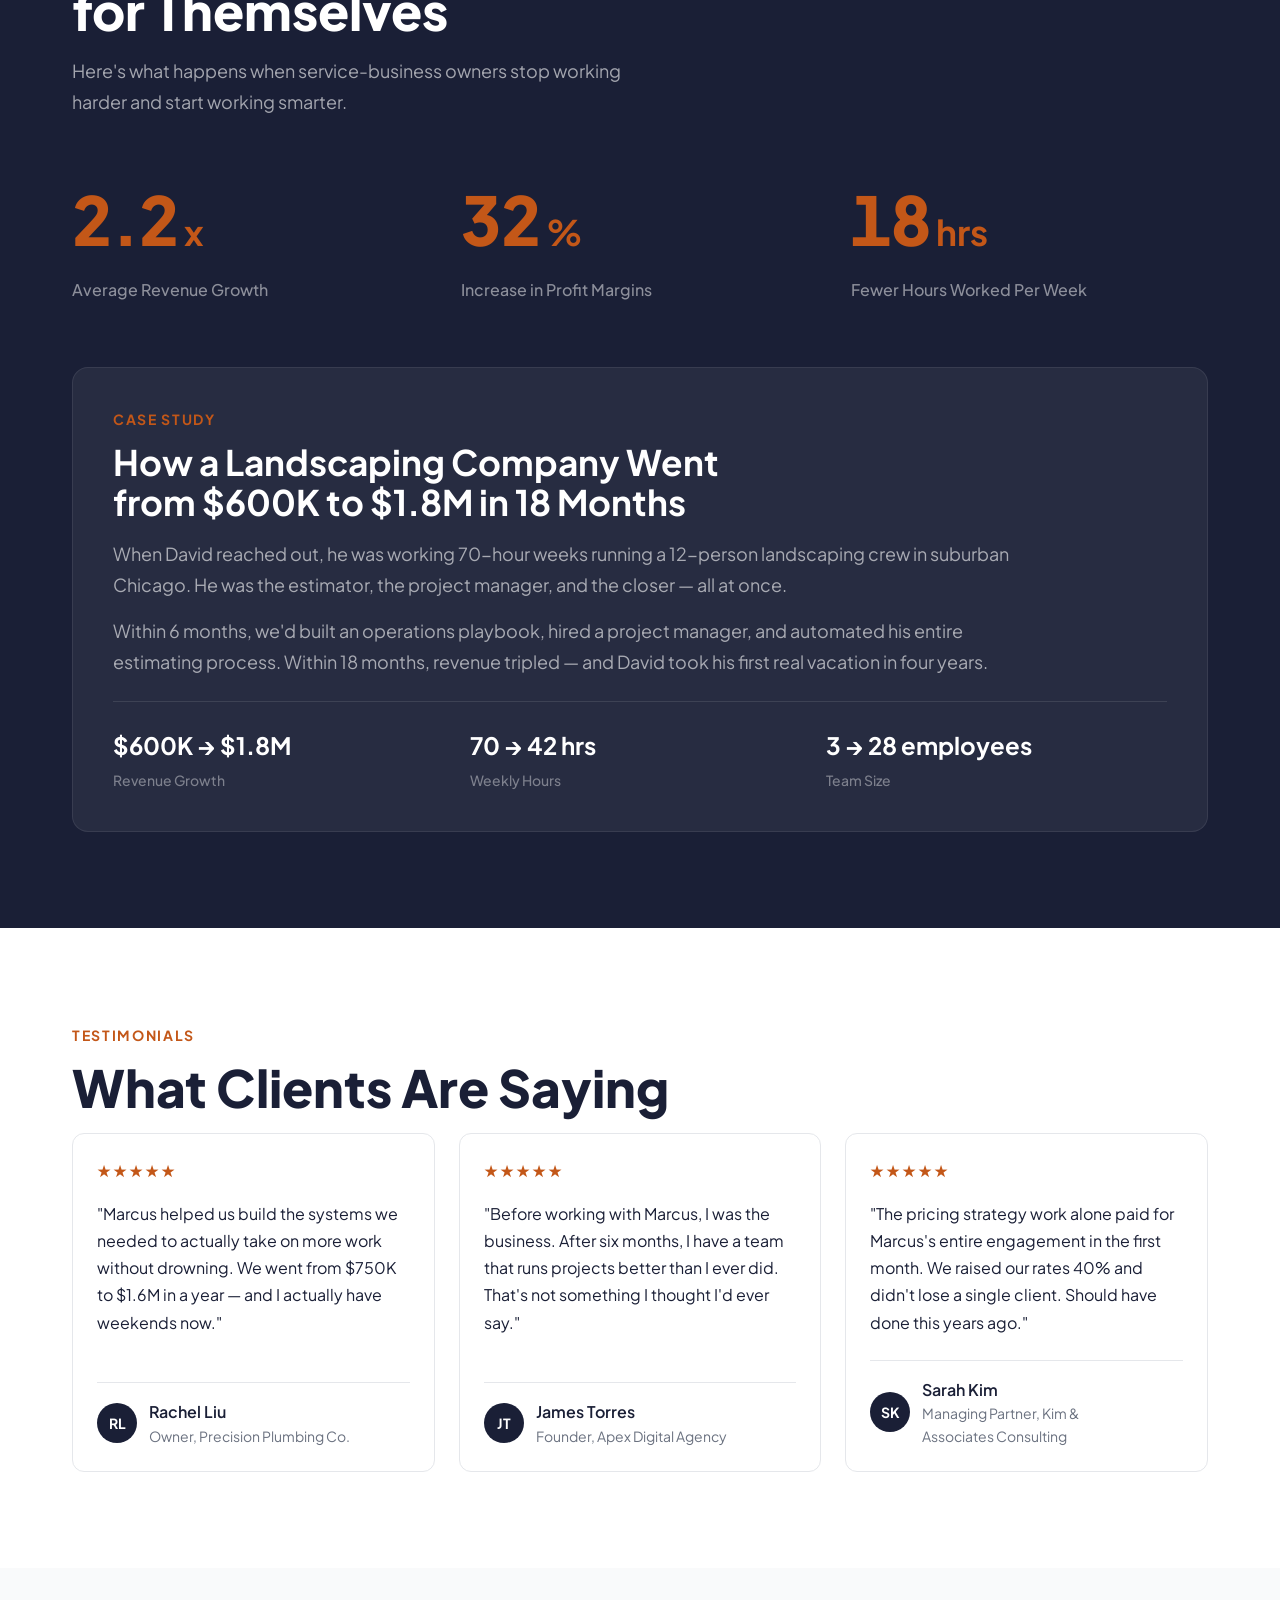
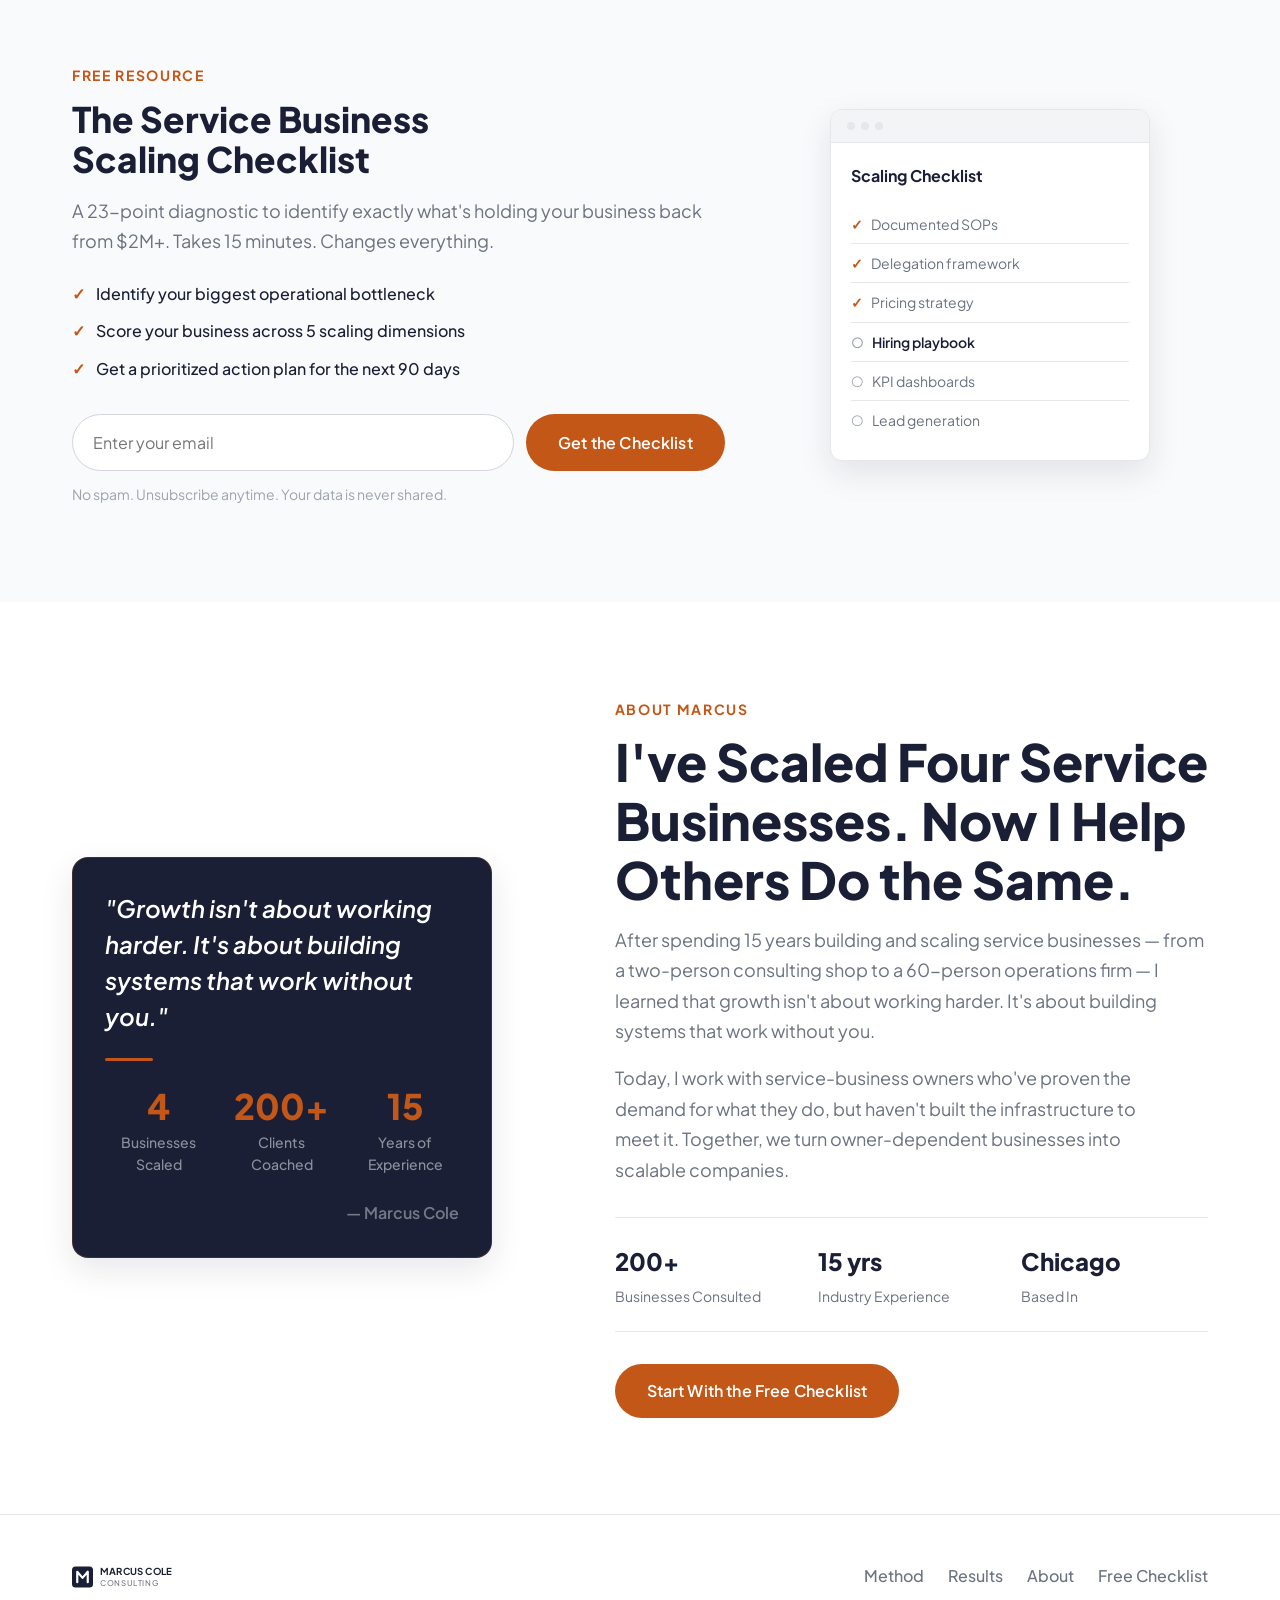
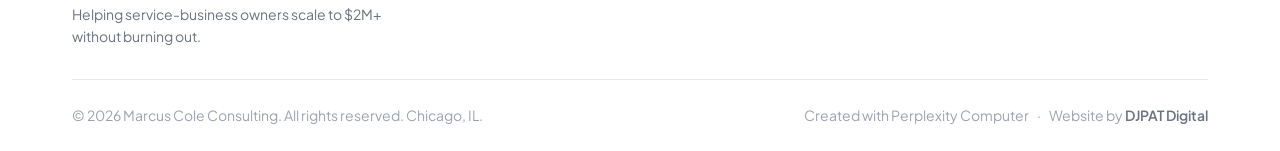
<file: demos/business-coach/index.html>
<!DOCTYPE html>
<html lang="en">
<head>
<!--
   ______                            __
  / ____/___  ____ ___  ____  __  __/ /____  _____
 / /   / __ \/ __ `__ \/ __ \/ / / / __/ _ \/ ___/
/ /___/ /_/ / / / / / / /_/ / /_/ / /_/  __/ /
\____/\____/_/ /_/ /_/ .___/\__,_/\__/\___/_/
                    /_/
        Created with Perplexity Computer
        https://www.perplexity.ai/computer
-->

<!-- Perplexity Computer Attribution — SEO Meta Tags -->
<meta name="generator" content="Perplexity Computer">
<meta name="author" content="Perplexity Computer">
<meta property="og:see_also" content="https://www.perplexity.ai/computer">
<link rel="author" href="https://www.perplexity.ai/computer">

<meta charset="UTF-8">
<meta name="viewport" content="width=device-width, initial-scale=1.0">
<title>Marcus Cole Consulting — Scale Your Service Business Without Burning Out</title>
<meta name="description" content="Marcus Cole helps service-business owners systemize and scale from $500K to $2M+ without sacrificing their health or personal life. Based in Chicago, IL.">
<meta property="og:title" content="Marcus Cole Consulting — Scale Your Service Business">
<meta property="og:description" content="Helping service-business owners systemize and scale from $500K to $2M+ without burning out.">
<meta property="og:type" content="website">

<!-- Fonts: Plus Jakarta Sans -->
<link rel="preconnect" href="https://fonts.googleapis.com">
<link rel="preconnect" href="https://fonts.gstatic.com" crossorigin>
<link href="https://fonts.googleapis.com/css2?family=Plus+Jakarta+Sans:ital,wght@0,300;0,400;0,500;0,600;0,700;0,800;1,400;1,500&display=swap" rel="stylesheet">

<link rel="stylesheet" href="./style.css">

<!-- JSON-LD Structured Data -->
<script type="application/ld+json">
{
  "@context": "https://schema.org",
  "@type": "ProfessionalService",
  "name": "Marcus Cole Consulting",
  "description": "Business consulting for service-business owners looking to scale from $500K to $2M+",
  "address": {
    "@type": "PostalAddress",
    "addressLocality": "Chicago",
    "addressRegion": "IL"
  },
  "creator": {
    "@type": "SoftwareApplication",
    "name": "Perplexity Computer",
    "url": "https://www.perplexity.ai/computer"
  }
}
</script>
</head>
<body>

<!-- Skip to main content -->
<a href="#main" class="sr-only" style="position:absolute;left:-9999px;top:auto;width:1px;height:1px;overflow:hidden;&:focus{position:static;width:auto;height:auto;}">Skip to main content</a>

<!-- ========== HEADER ========== -->
<header class="header" id="header">
  <div class="header__inner container">
    <a href="#" class="header__logo" aria-label="Marcus Cole Consulting">
      <!-- SVG Logo -->
      <svg width="160" height="32" viewBox="0 0 160 32" fill="none" xmlns="http://www.w3.org/2000/svg" aria-hidden="true">
        <!-- M monogram mark -->
        <rect x="0" y="4" width="24" height="24" rx="4" fill="currentColor"/>
        <path d="M6 22V10L12 17L18 10V22" stroke="white" stroke-width="2.5" stroke-linecap="round" stroke-linejoin="round" fill="none"/>
        <!-- Text -->
        <text x="32" y="14" font-family="'Plus Jakarta Sans', sans-serif" font-size="11" font-weight="700" fill="currentColor" letter-spacing="0.02em">MARCUS COLE</text>
        <text x="32" y="26" font-family="'Plus Jakarta Sans', sans-serif" font-size="9" font-weight="500" fill="currentColor" letter-spacing="0.08em" opacity="0.6">CONSULTING</text>
      </svg>
    </a>
    <nav class="header__nav" aria-label="Main navigation">
      <a href="#framework" class="header__link">Method</a>
      <a href="#results" class="header__link">Results</a>
      <a href="#about" class="header__link">About</a>
      <a href="#checklist" class="header__cta-btn">Get Free Checklist</a>
    </nav>
    <button class="header__mobile-toggle" aria-label="Open navigation menu" aria-expanded="false">
      <svg width="24" height="24" viewBox="0 0 24 24" fill="none" stroke="currentColor" stroke-width="2" stroke-linecap="round"><line x1="3" y1="6" x2="21" y2="6"/><line x1="3" y1="12" x2="21" y2="12"/><line x1="3" y1="18" x2="21" y2="18"/></svg>
    </button>
  </div>
  <!-- Mobile nav overlay -->
  <div class="mobile-nav" id="mobileNav" aria-hidden="true">
    <div class="mobile-nav__inner">
      <a href="#framework" class="mobile-nav__link">Method</a>
      <a href="#results" class="mobile-nav__link">Results</a>
      <a href="#about" class="mobile-nav__link">About</a>
      <a href="#checklist" class="mobile-nav__cta">Get Free Checklist</a>
    </div>
  </div>
</header>

<!-- ========== MAIN ========== -->
<main id="main">

  <!-- ===== HERO ===== -->
  <section class="hero" id="hero">
    <div class="container hero__inner">
      <div class="hero__content">
        <p class="hero__label">For Service-Business Owners Doing $500K+</p>
        <h1 class="hero__title">Scale Your Service Business <span class="hero__accent">Without Burning Out</span></h1>
        <p class="hero__subtitle">You built something real. Now it's time to build the systems that let it grow — without everything running through you.</p>
        <div class="hero__actions">
          <a href="#checklist" class="btn btn--primary">Download the Free Scaling Checklist</a>
          <a href="#framework" class="btn btn--ghost">See the Method &darr;</a>
        </div>
        <p class="hero__proof">Trusted by 200+ service-business owners across the US</p>
      </div>
      <div class="hero__visual">
        <div class="hero__image-wrapper">
          <img src="./assets/marcus-cole-opt.jpg" alt="Marcus Cole, business consultant for service companies" width="560" height="560" loading="eager">
        </div>
      </div>
    </div>
  </section>

  <!-- ===== PROBLEM / SOLUTION ===== -->
  <section class="problem" id="problem">
    <div class="container">
      <p class="section-label">The Problem</p>
      <h2 class="section-title">You're Growing. But It Doesn't Feel Like It.</h2>
      <p class="section-subtitle">Most service businesses hit a ceiling between $500K and $1M. Not because the demand isn't there — but because the owner is the bottleneck.</p>
      <div class="problem__grid">
        <div class="problem__card">
          <div class="problem__icon">
            <svg width="28" height="28" viewBox="0 0 24 24" fill="none" stroke="var(--color-accent)" stroke-width="2" stroke-linecap="round" stroke-linejoin="round"><circle cx="12" cy="12" r="10"/><polyline points="12 6 12 12 16 14"/></svg>
          </div>
          <h3 class="problem__card-title">You're the Bottleneck</h3>
          <p class="problem__card-text">Every decision, every client, every deliverable still runs through you. You haven't hired a team — you've hired an audience.</p>
        </div>
        <div class="problem__card">
          <div class="problem__icon">
            <svg width="28" height="28" viewBox="0 0 24 24" fill="none" stroke="var(--color-accent)" stroke-width="2" stroke-linecap="round" stroke-linejoin="round"><path d="M12 2v20M2 12h20"/><path d="M12 2a10 10 0 0 1 0 20"/><path d="M12 2a10 10 0 0 0 0 20"/></svg>
          </div>
          <h3 class="problem__card-title">Revenue Goes Up, Profit Doesn't</h3>
          <p class="problem__card-text">You're closing bigger deals but your margins are shrinking. More revenue just means more overhead without the right systems.</p>
        </div>
        <div class="problem__card">
          <div class="problem__icon">
            <svg width="28" height="28" viewBox="0 0 24 24" fill="none" stroke="var(--color-accent)" stroke-width="2" stroke-linecap="round" stroke-linejoin="round"><path d="M17 21v-2a4 4 0 0 0-4-4H5a4 4 0 0 0-4 4v2"/><circle cx="9" cy="7" r="4"/><path d="M23 21v-2a4 4 0 0 0-3-3.87"/><path d="M16 3.13a4 4 0 0 1 0 7.75"/></svg>
          </div>
          <h3 class="problem__card-title">Your Team Can't Run Without You</h3>
          <p class="problem__card-text">You take a week off and come back to chaos. There are no SOPs, no delegation frameworks, no accountability structures.</p>
        </div>
        <div class="problem__card">
          <div class="problem__icon">
            <svg width="28" height="28" viewBox="0 0 24 24" fill="none" stroke="var(--color-accent)" stroke-width="2" stroke-linecap="round" stroke-linejoin="round"><path d="M20.84 4.61a5.5 5.5 0 0 0-7.78 0L12 5.67l-1.06-1.06a5.5 5.5 0 0 0-7.78 7.78l1.06 1.06L12 21.23l7.78-7.78 1.06-1.06a5.5 5.5 0 0 0 0-7.78z"/></svg>
          </div>
          <h3 class="problem__card-title">Burnout Is Setting In</h3>
          <p class="problem__card-text">You started this business for freedom. Now you work more hours than you did at your 9-to-5. Something has to change.</p>
        </div>
      </div>
    </div>
  </section>

  <!-- ===== FRAMEWORK ===== -->
  <section class="framework" id="framework">
    <div class="container">
      <p class="section-label">The Method</p>
      <h2 class="section-title">The 3-Step Service Scaling Framework</h2>
      <p class="section-subtitle">A proven methodology that's helped 200+ service-business owners break through the growth ceiling and build businesses that run without them.</p>

      <div class="framework__steps">
        <div class="framework__step">
          <div class="framework__number">01</div>
          <div class="framework__step-content">
            <h3 class="framework__step-title">Systemize</h3>
            <p class="framework__step-desc">We document and optimize your core delivery processes — from client onboarding to project completion. You'll build the operational playbook that lets anyone on your team deliver at your standard.</p>
            <ul class="framework__list" role="list">
              <li>Client onboarding automation</li>
              <li>Standard operating procedures</li>
              <li>Quality control checklists</li>
            </ul>
          </div>
        </div>
        <div class="framework__step">
          <div class="framework__number">02</div>
          <div class="framework__step-content">
            <h3 class="framework__step-title">Delegate</h3>
            <p class="framework__step-desc">We restructure your team so you're no longer the single point of failure. You'll hire the right people, build accountability systems, and learn to let go of the work that's keeping you stuck.</p>
            <ul class="framework__list" role="list">
              <li>Organizational structure design</li>
              <li>Hiring & onboarding playbooks</li>
              <li>KPI dashboards for every role</li>
            </ul>
          </div>
        </div>
        <div class="framework__step">
          <div class="framework__number">03</div>
          <div class="framework__step-content">
            <h3 class="framework__step-title">Scale</h3>
            <p class="framework__step-desc">With systems and people in place, we focus on profitable growth — raising prices, expanding services, and acquiring new clients through repeatable channels.</p>
            <ul class="framework__list" role="list">
              <li>Pricing strategy optimization</li>
              <li>Lead generation systems</li>
              <li>Financial forecasting & planning</li>
            </ul>
          </div>
        </div>
      </div>
    </div>
  </section>

  <!-- ===== RESULTS ===== -->
  <section class="results" id="results">
    <div class="container">
      <p class="section-label">Results</p>
      <h2 class="section-title">Numbers That Speak for Themselves</h2>
      <p class="section-subtitle">Here's what happens when service-business owners stop working harder and start working smarter.</p>

      <div class="results__stats">
        <div class="results__stat">
          <span class="results__number" data-target="2.4">0</span>
          <span class="results__unit">x</span>
          <p class="results__label">Average Revenue Growth</p>
        </div>
        <div class="results__stat">
          <span class="results__number" data-target="35">0</span>
          <span class="results__unit">%</span>
          <p class="results__label">Increase in Profit Margins</p>
        </div>
        <div class="results__stat">
          <span class="results__number" data-target="20">0</span>
          <span class="results__unit">hrs</span>
          <p class="results__label">Fewer Hours Worked Per Week</p>
        </div>
      </div>

      <!-- Case Study -->
      <div class="case-study">
        <div class="case-study__content">
          <p class="case-study__label">Case Study</p>
          <h3 class="case-study__title">How a Landscaping Company Went from $600K to $1.8M in 18 Months</h3>
          <p class="case-study__text">When David reached out, he was working 70-hour weeks running a 12-person landscaping crew in suburban Chicago. He was the estimator, the project manager, and the closer — all at once.</p>
          <p class="case-study__text">Within 6 months, we'd built an operations playbook, hired a project manager, and automated his entire estimating process. Within 18 months, revenue tripled — and David took his first real vacation in four years.</p>
          <div class="case-study__metrics">
            <div class="case-study__metric">
              <span class="case-study__metric-value">$600K → $1.8M</span>
              <span class="case-study__metric-label">Revenue Growth</span>
            </div>
            <div class="case-study__metric">
              <span class="case-study__metric-value">70 → 42 hrs</span>
              <span class="case-study__metric-label">Weekly Hours</span>
            </div>
            <div class="case-study__metric">
              <span class="case-study__metric-value">3 → 28 employees</span>
              <span class="case-study__metric-label">Team Size</span>
            </div>
          </div>
        </div>
      </div>
    </div>
  </section>

  <!-- ===== TESTIMONIALS ===== -->
  <section class="testimonials" id="testimonials">
    <div class="container">
      <p class="section-label">Testimonials</p>
      <h2 class="section-title">What Clients Are Saying</h2>
      <div class="testimonials__grid">
        <div class="testimonial">
          <div class="testimonial__stars" aria-label="5 out of 5 stars">★★★★★</div>
          <blockquote class="testimonial__quote">"Marcus helped us build the systems we needed to actually take on more work without drowning. We went from $750K to $1.6M in a year — and I actually have weekends now."</blockquote>
          <div class="testimonial__author">
            <div class="testimonial__avatar">RL</div>
            <div>
              <p class="testimonial__name">Rachel Liu</p>
              <p class="testimonial__role">Owner, Precision Plumbing Co.</p>
            </div>
          </div>
        </div>
        <div class="testimonial">
          <div class="testimonial__stars" aria-label="5 out of 5 stars">★★★★★</div>
          <blockquote class="testimonial__quote">"Before working with Marcus, I was the business. After six months, I have a team that runs projects better than I ever did. That's not something I thought I'd ever say."</blockquote>
          <div class="testimonial__author">
            <div class="testimonial__avatar">JT</div>
            <div>
              <p class="testimonial__name">James Torres</p>
              <p class="testimonial__role">Founder, Apex Digital Agency</p>
            </div>
          </div>
        </div>
        <div class="testimonial">
          <div class="testimonial__stars" aria-label="5 out of 5 stars">★★★★★</div>
          <blockquote class="testimonial__quote">"The pricing strategy work alone paid for Marcus's entire engagement in the first month. We raised our rates 40% and didn't lose a single client. Should have done this years ago."</blockquote>
          <div class="testimonial__author">
            <div class="testimonial__avatar">SK</div>
            <div>
              <p class="testimonial__name">Sarah Kim</p>
              <p class="testimonial__role">Managing Partner, Kim & Associates Consulting</p>
            </div>
          </div>
        </div>
      </div>
    </div>
  </section>

  <!-- ===== LEAD MAGNET CTA ===== -->
  <section class="checklist" id="checklist">
    <div class="container">
      <div class="checklist__inner">
        <div class="checklist__content">
          <p class="checklist__label">Free Resource</p>
          <h2 class="checklist__title">The Service Business Scaling Checklist</h2>
          <p class="checklist__desc">A 23-point diagnostic to identify exactly what's holding your business back from $2M+. Takes 15 minutes. Changes everything.</p>
          <ul class="checklist__features" role="list">
            <li>Identify your biggest operational bottleneck</li>
            <li>Score your business across 5 scaling dimensions</li>
            <li>Get a prioritized action plan for the next 90 days</li>
          </ul>
          <form class="checklist__form" onsubmit="handleFormSubmit(event)">
            <div class="checklist__form-row">
              <input type="email" placeholder="Enter your email" class="checklist__input" required aria-label="Email address">
              <button type="submit" class="btn btn--primary btn--large">Get the Checklist</button>
            </div>
            <p class="checklist__disclaimer">No spam. Unsubscribe anytime. Your data is never shared.</p>
          </form>
        </div>
        <div class="checklist__visual">
          <div class="checklist__mockup">
            <div class="checklist__mockup-header">
              <div class="checklist__mockup-dots">
                <span></span><span></span><span></span>
              </div>
            </div>
            <div class="checklist__mockup-body">
              <div class="checklist__mockup-title">Scaling Checklist</div>
              <div class="checklist__mockup-item"><span class="check">✓</span> Documented SOPs</div>
              <div class="checklist__mockup-item"><span class="check">✓</span> Delegation framework</div>
              <div class="checklist__mockup-item"><span class="check">✓</span> Pricing strategy</div>
              <div class="checklist__mockup-item active"><span class="check-empty">○</span> Hiring playbook</div>
              <div class="checklist__mockup-item"><span class="check-empty">○</span> KPI dashboards</div>
              <div class="checklist__mockup-item"><span class="check-empty">○</span> Lead generation</div>
            </div>
          </div>
        </div>
      </div>
    </div>
  </section>

  <!-- ===== ABOUT ===== -->
  <section class="about" id="about">
    <div class="container">
      <div class="about__inner">
        <div class="about__visual-card">
          <div class="about__visual-quote">"Growth isn't about working harder. It's about building systems that work without you."</div>
          <div class="about__visual-divider"></div>
          <div class="about__visual-stats">
            <div class="about__visual-stat">
              <span class="about__visual-stat-number">4</span>
              <span class="about__visual-stat-label">Businesses Scaled</span>
            </div>
            <div class="about__visual-stat">
              <span class="about__visual-stat-number">200+</span>
              <span class="about__visual-stat-label">Clients Coached</span>
            </div>
            <div class="about__visual-stat">
              <span class="about__visual-stat-number">15</span>
              <span class="about__visual-stat-label">Years of Experience</span>
            </div>
          </div>
          <div class="about__visual-name">— Marcus Cole</div>
        </div>
        <div class="about__content">
          <p class="section-label">About Marcus</p>
          <h2 class="section-title">I've Scaled Four Service Businesses. Now I Help Others Do the Same.</h2>
          <p class="about__text">After spending 15 years building and scaling service businesses — from a two-person consulting shop to a 60-person operations firm — I learned that growth isn't about working harder. It's about building systems that work without you.</p>
          <p class="about__text">Today, I work with service-business owners who've proven the demand for what they do, but haven't built the infrastructure to meet it. Together, we turn owner-dependent businesses into scalable companies.</p>
          <div class="about__credentials">
            <div class="about__credential">
              <span class="about__credential-number">200+</span>
              <span class="about__credential-label">Businesses Consulted</span>
            </div>
            <div class="about__credential">
              <span class="about__credential-number">15 yrs</span>
              <span class="about__credential-label">Industry Experience</span>
            </div>
            <div class="about__credential">
              <span class="about__credential-number">Chicago</span>
              <span class="about__credential-label">Based In</span>
            </div>
          </div>
          <a href="#checklist" class="btn btn--primary">Start With the Free Checklist</a>
        </div>
      </div>
    </div>
  </section>

</main>

<!-- ========== FOOTER ========== -->
<footer class="footer">
  <div class="container">
    <div class="footer__inner">
      <div class="footer__brand">
        <svg width="140" height="28" viewBox="0 0 160 32" fill="none" xmlns="http://www.w3.org/2000/svg" aria-label="Marcus Cole Consulting">
          <rect x="0" y="4" width="24" height="24" rx="4" fill="currentColor"/>
          <path d="M6 22V10L12 17L18 10V22" stroke="var(--color-bg)" stroke-width="2.5" stroke-linecap="round" stroke-linejoin="round" fill="none"/>
          <text x="32" y="14" font-family="'Plus Jakarta Sans', sans-serif" font-size="11" font-weight="700" fill="currentColor" letter-spacing="0.02em">MARCUS COLE</text>
          <text x="32" y="26" font-family="'Plus Jakarta Sans', sans-serif" font-size="9" font-weight="500" fill="currentColor" letter-spacing="0.08em" opacity="0.6">CONSULTING</text>
        </svg>
        <p class="footer__tagline">Helping service-business owners scale to $2M+ without burning out.</p>
      </div>
      <div class="footer__links">
        <a href="#framework">Method</a>
        <a href="#results">Results</a>
        <a href="#about">About</a>
        <a href="#checklist">Free Checklist</a>
      </div>
    </div>
    <div class="footer__bottom">
      <p class="footer__copy">&copy; 2026 Marcus Cole Consulting. All rights reserved. Chicago, IL.</p>
      <div class="footer__credits">
        <a href="https://www.perplexity.ai/computer" target="_blank" rel="noopener noreferrer" class="footer__attribution">Created with Perplexity Computer</a>
        <span class="footer__separator">·</span>
        <span class="footer__djpat">Website by <strong>DJPAT Digital</strong></span>
      </div>
    </div>
  </div>
</footer>

<script src="./app.js" defer></script>
</body>
</html>
</file>
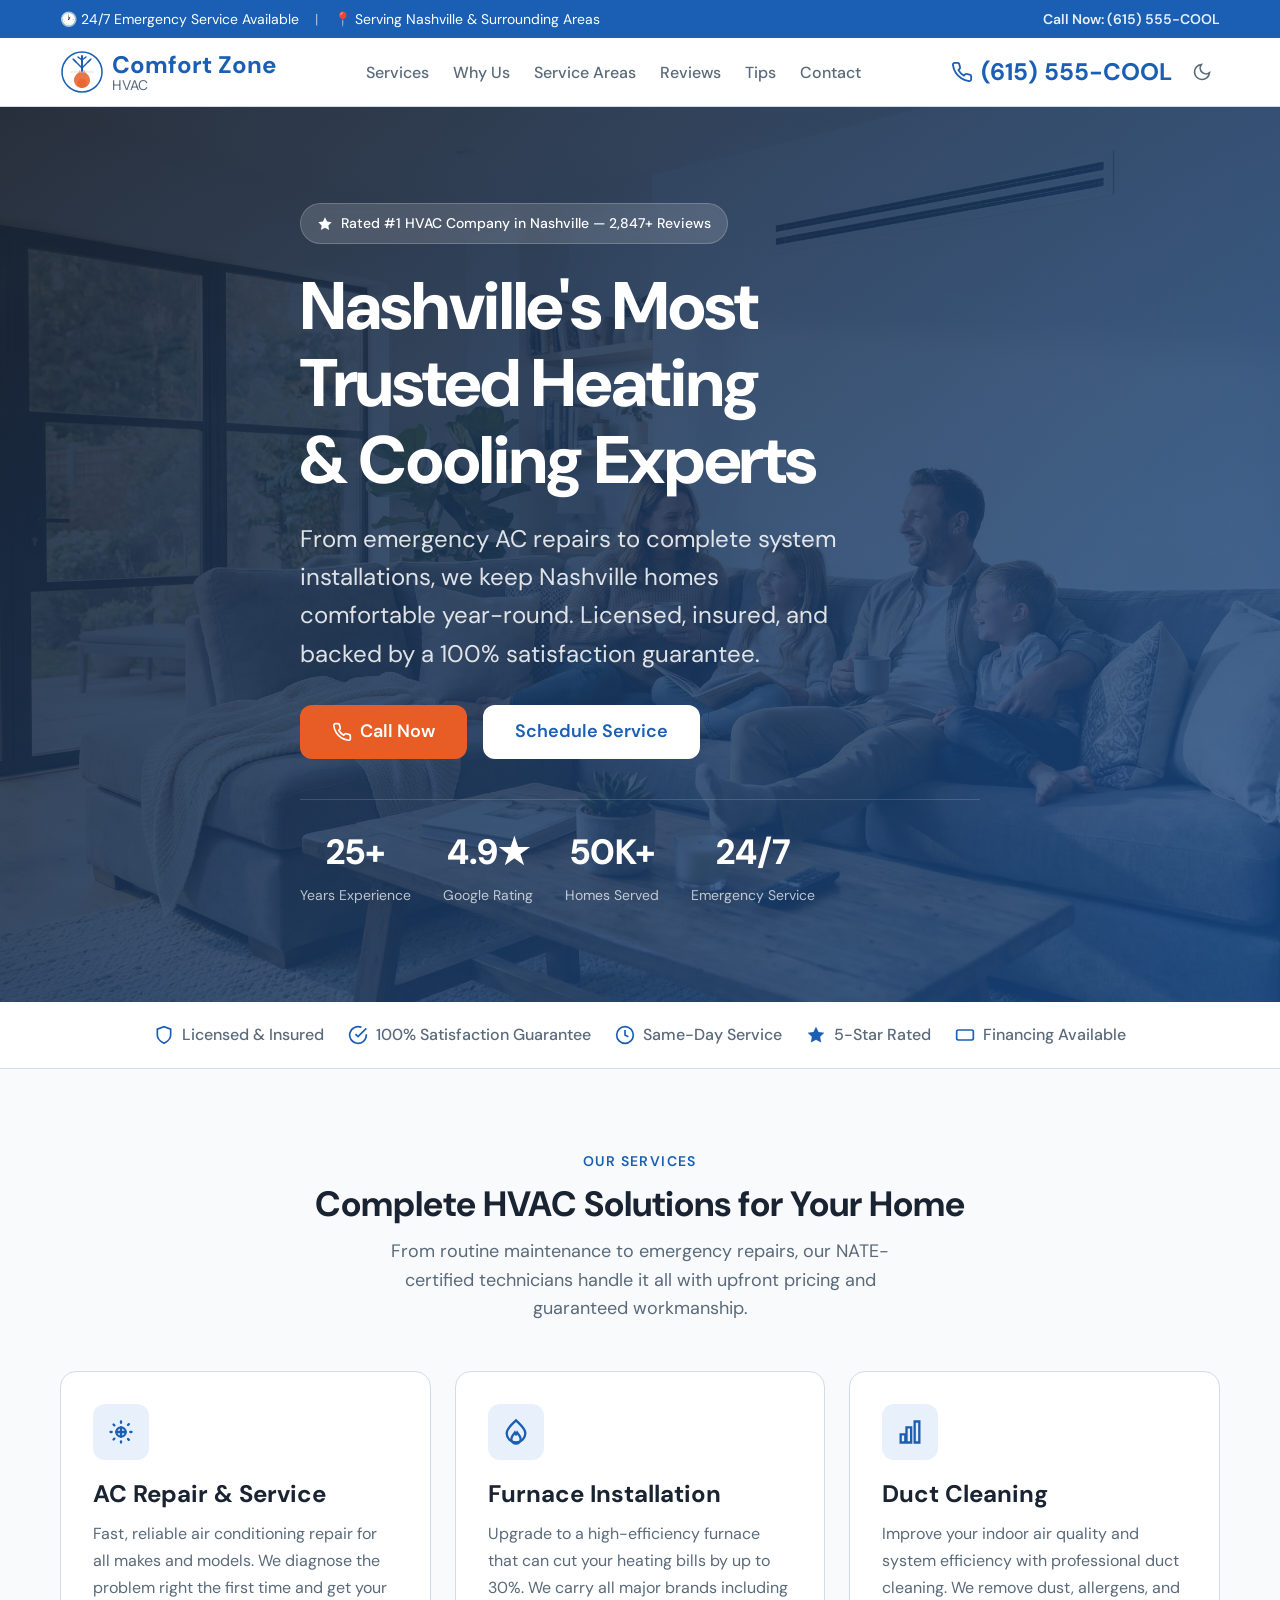
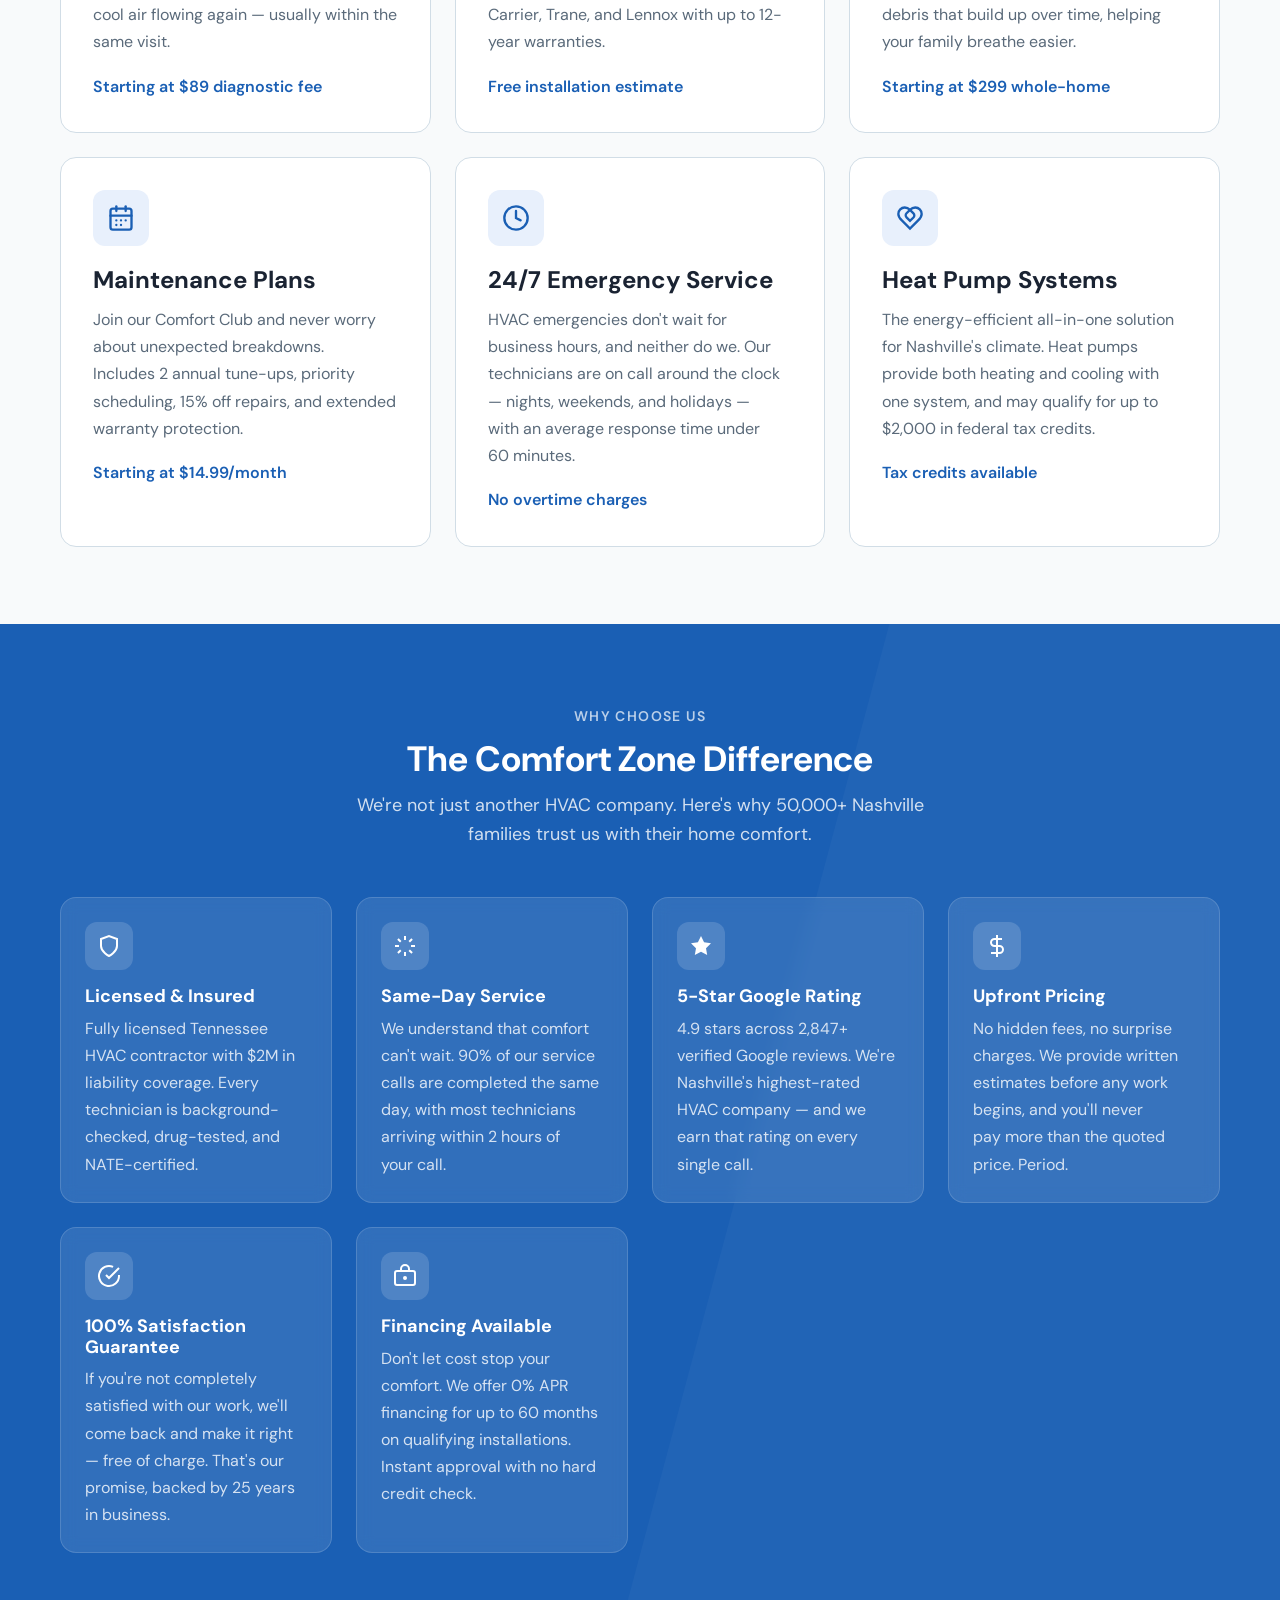
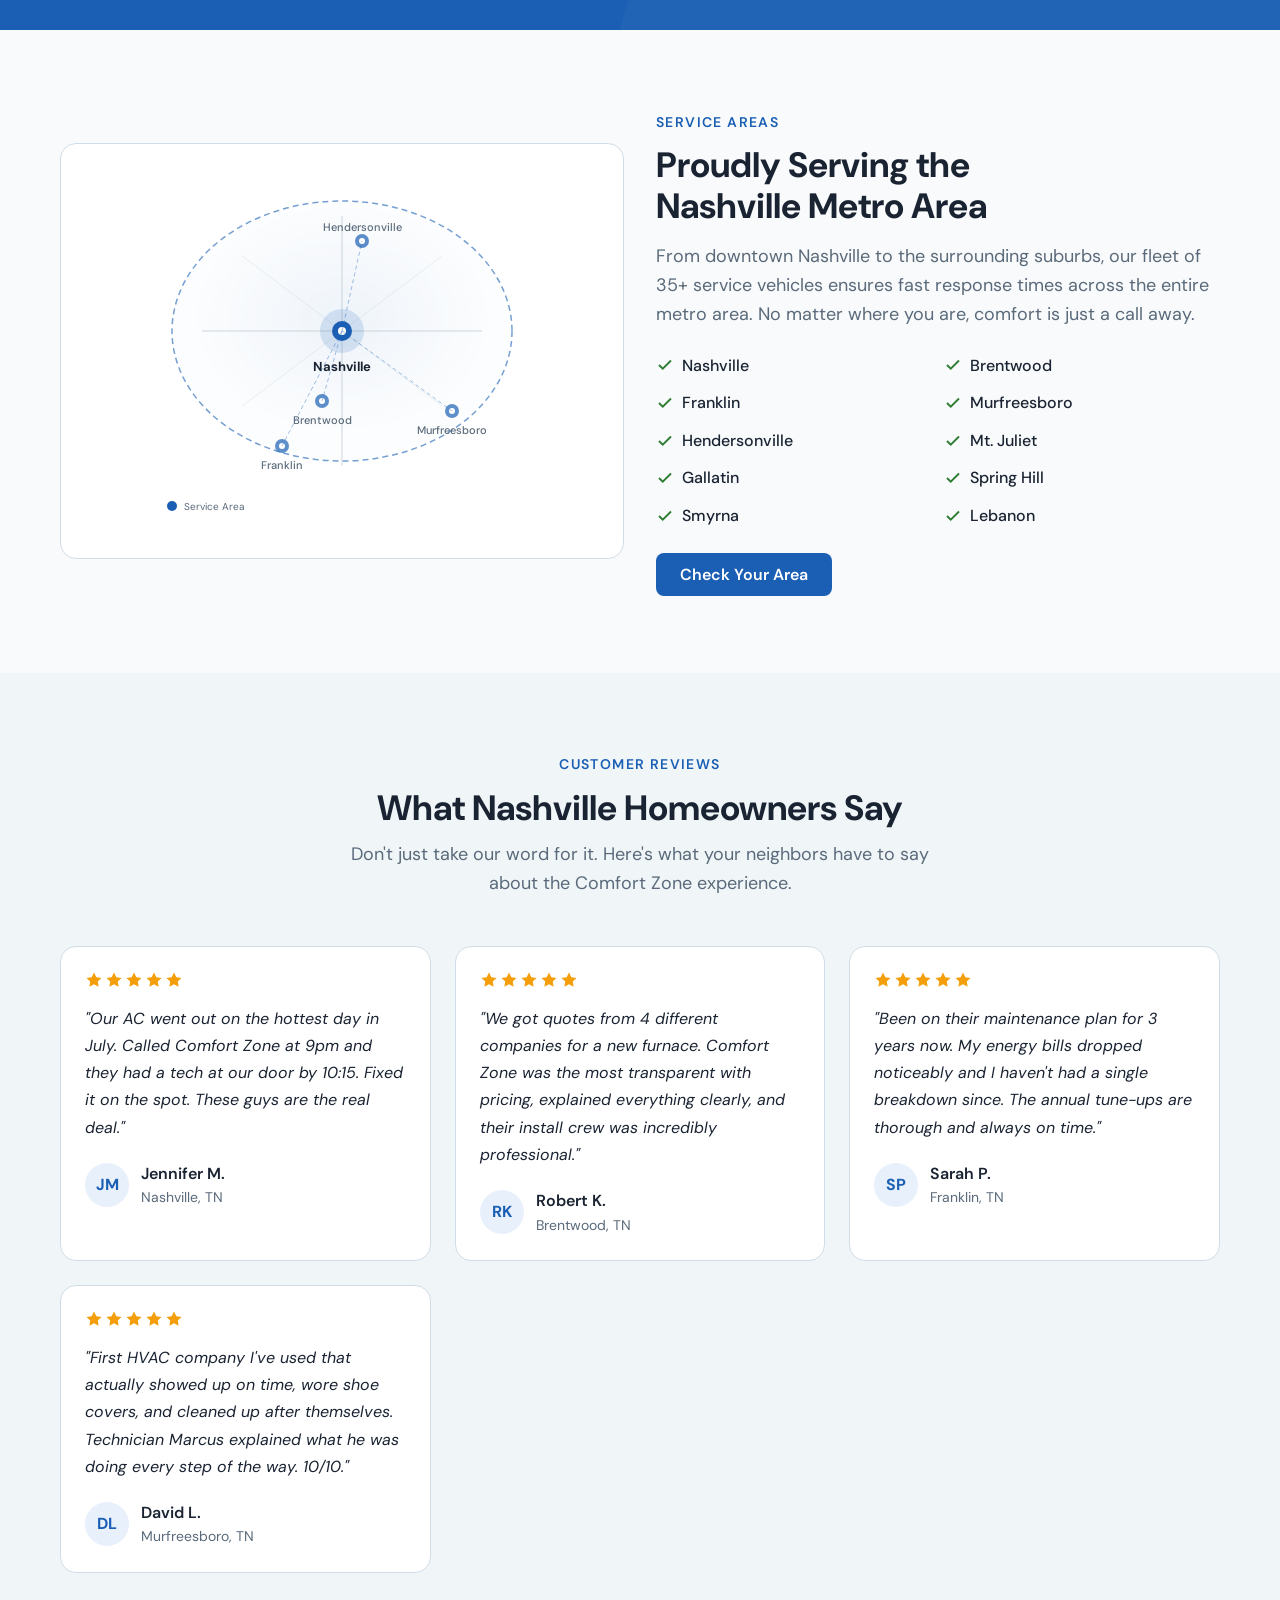
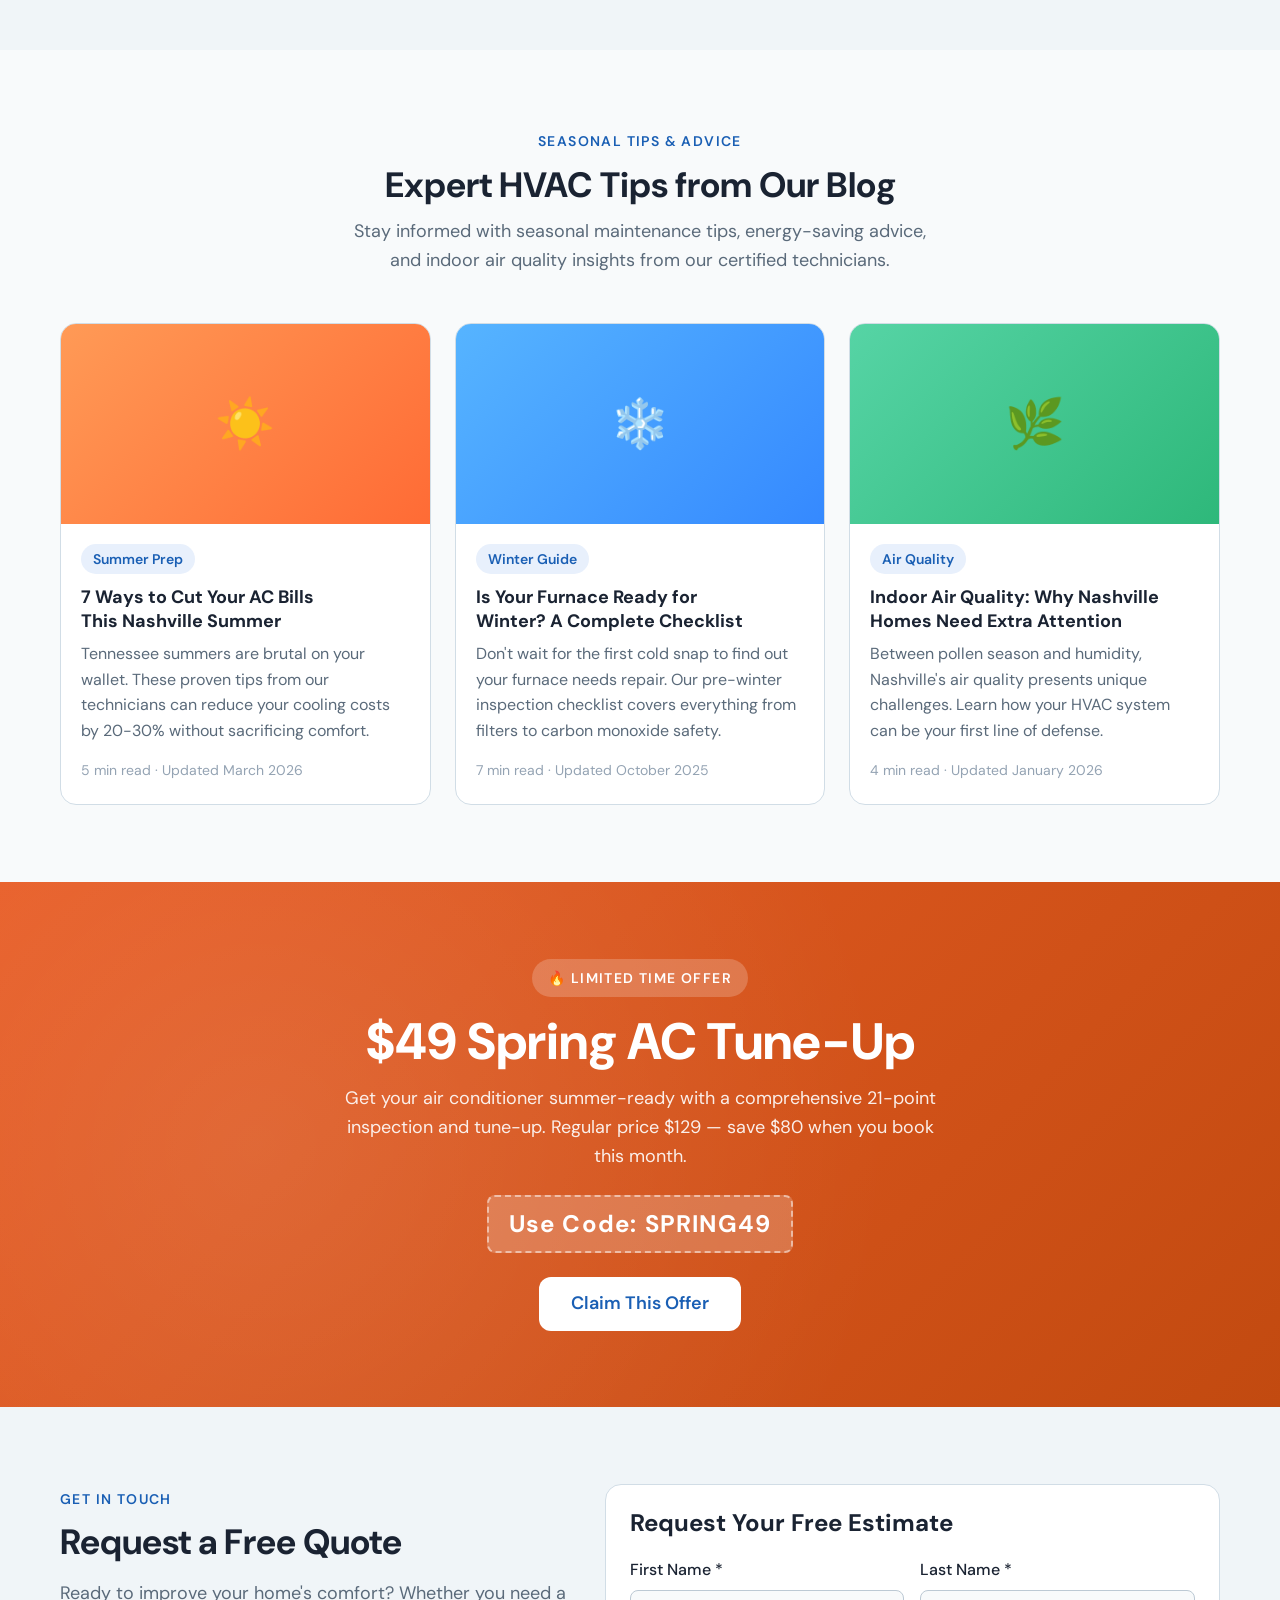
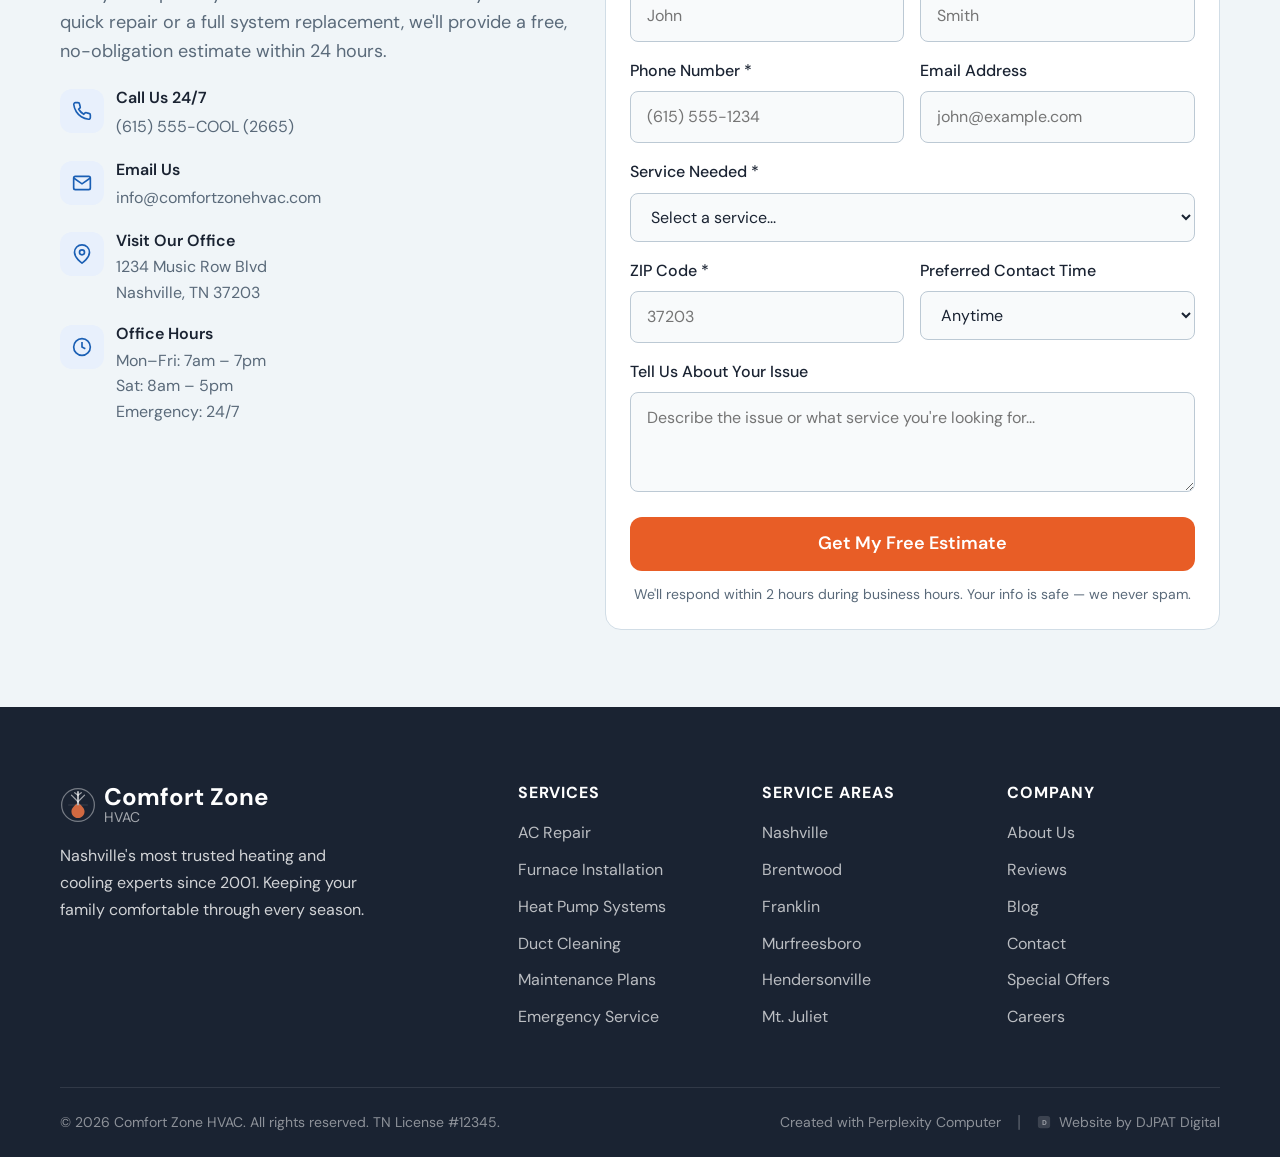
<file: demos/hvac/index.html>
<!DOCTYPE html>
<html lang="en">
<head>
<!--
   ______                            __
  / ____/___  ____ ___  ____  __  __/ /____  _____
 / /   / __ \/ __ `__ \/ __ \/ / / / __/ _ \/ ___/
/ /___/ /_/ / / / / / / /_/ / /_/ / /_/  __/ /
\____/\____/_/ /_/ /_/ .___/\__,_/\__/\___/_/
                    /_/
        Created with Perplexity Computer
        https://www.perplexity.ai/computer
-->

<!-- Perplexity Computer Attribution — SEO Meta Tags -->
<meta name="generator" content="Perplexity Computer">
<meta name="author" content="Perplexity Computer">
<meta property="og:see_also" content="https://www.perplexity.ai/computer">
<link rel="author" href="https://www.perplexity.ai/computer">

<meta charset="UTF-8">
<meta name="viewport" content="width=device-width, initial-scale=1.0">
<title>Comfort Zone HVAC | Nashville's Most Trusted Heating & Cooling Experts</title>
<meta name="description" content="Nashville's #1 rated HVAC company. 24/7 emergency AC repair, furnace installation, duct cleaning & maintenance plans. Licensed & insured. Call (615) 555-COOL.">
<meta property="og:title" content="Comfort Zone HVAC | Nashville's Most Trusted Heating & Cooling Experts">
<meta property="og:description" content="24/7 emergency HVAC service in Nashville, TN. AC repair, furnace installation, duct cleaning & maintenance plans. Licensed, insured, 5-star rated.">
<meta property="og:type" content="website">

<!-- Fonts -->
<link rel="preconnect" href="https://fonts.googleapis.com">
<link rel="preconnect" href="https://fonts.gstatic.com" crossorigin>
<link href="https://fonts.googleapis.com/css2?family=DM+Sans:ital,opsz,wght@0,9..40,300..800;1,9..40,300..800&display=swap" rel="stylesheet">

<!-- Styles -->
<link rel="stylesheet" href="./base.css">
<link rel="stylesheet" href="./style.css">

<!-- JSON-LD Structured Data -->
<script type="application/ld+json">
{
  "@context": "https://schema.org",
  "@type": "HVACBusiness",
  "name": "Comfort Zone HVAC",
  "description": "Nashville's Most Trusted Heating & Cooling Experts. 24/7 emergency HVAC service.",
  "url": "https://comfortzonehvac.com",
  "telephone": "+16155552665",
  "address": {
    "@type": "PostalAddress",
    "streetAddress": "1234 Music Row Blvd",
    "addressLocality": "Nashville",
    "addressRegion": "TN",
    "postalCode": "37203"
  },
  "areaServed": ["Nashville", "Brentwood", "Franklin", "Murfreesboro", "Hendersonville"],
  "priceRange": "$$",
  "aggregateRating": {
    "@type": "AggregateRating",
    "ratingValue": "4.9",
    "reviewCount": "2,847"
  },
  "openingHoursSpecification": {
    "@type": "OpeningHoursSpecification",
    "dayOfWeek": ["Monday","Tuesday","Wednesday","Thursday","Friday","Saturday","Sunday"],
    "opens": "00:00",
    "closes": "23:59"
  },
  "creator": {
    "@type": "SoftwareApplication",
    "name": "Perplexity Computer",
    "url": "https://www.perplexity.ai/computer"
  }
}
</script>
</head>
<body>
<!-- ===== HEADER ===== -->
<header class="header" id="header">
  <div class="header-top">
    <div class="container">
      <div style="display:flex;align-items:center;gap:var(--space-4);flex-wrap:wrap;">
        <span>🕐 24/7 Emergency Service Available</span>
        <span style="opacity:0.6">|</span>
        <span>📍 Serving Nashville & Surrounding Areas</span>
      </div>
      <a href="tel:6155552665" style="font-weight:600;">Call Now: (615) 555-COOL</a>
    </div>
  </div>
  <div class="header-main">
    <div class="container">
      <!-- Logo -->
      <a href="#" class="logo" aria-label="Comfort Zone HVAC - Home">
        <svg viewBox="0 0 44 44" fill="none" xmlns="http://www.w3.org/2000/svg" aria-hidden="true">
          <!-- Outer circle -->
          <circle cx="22" cy="22" r="20" stroke="currentColor" stroke-width="1.5" style="color:var(--color-primary)"/>
          <!-- Snowflake (top half) -->
          <g style="color:var(--color-primary)">
            <line x1="22" y1="6" x2="22" y2="22" stroke="currentColor" stroke-width="2" stroke-linecap="round"/>
            <line x1="22" y1="10" x2="18" y2="7" stroke="currentColor" stroke-width="1.5" stroke-linecap="round"/>
            <line x1="22" y1="10" x2="26" y2="7" stroke="currentColor" stroke-width="1.5" stroke-linecap="round"/>
            <line x1="14" y1="10" x2="22" y2="18" stroke="currentColor" stroke-width="1.5" stroke-linecap="round"/>
            <line x1="30" y1="10" x2="22" y2="18" stroke="currentColor" stroke-width="1.5" stroke-linecap="round"/>
            <line x1="16" y1="12" x2="13" y2="9" stroke="currentColor" stroke-width="1.2" stroke-linecap="round"/>
            <line x1="28" y1="12" x2="31" y2="9" stroke="currentColor" stroke-width="1.2" stroke-linecap="round"/>
          </g>
          <!-- Flame (bottom half) -->
          <g style="color:var(--color-accent)">
            <path d="M22 38c-5 0-8-4-8-8 0-5 5-7 6-10 0.5 2 1.5 3 2 3s1.5-1 2-3c1 3 6 5 6 10 0 4-3 8-8 8z" fill="currentColor" opacity="0.85"/>
            <path d="M22 38c-2.5 0-4.5-2-4.5-4.5 0-3 2.5-4 3-5.5 0.3 1 0.8 1.5 1.5 1.5s1.2-0.5 1.5-1.5c0.5 1.5 3 2.5 3 5.5 0 2.5-2 4.5-4.5 4.5z" fill="currentColor" opacity="0.6"/>
          </g>
          <!-- Divider line -->
          <line x1="10" y1="22" x2="34" y2="22" stroke="var(--color-divider)" stroke-width="0.75"/>
        </svg>
        <span class="logo-text">
          <span class="logo-name">Comfort Zone</span>
          <span class="logo-tagline">HVAC</span>
        </span>
      </a>

      <!-- Desktop Nav -->
      <nav class="nav" aria-label="Main navigation">
        <a href="#services">Services</a>
        <a href="#why-us">Why Us</a>
        <a href="#areas">Service Areas</a>
        <a href="#reviews">Reviews</a>
        <a href="#tips">Tips</a>
        <a href="#contact">Contact</a>
      </nav>

      <!-- Actions -->
      <div class="header-actions">
        <a href="tel:6155552665" class="phone-cta" aria-label="Call us at (615) 555-COOL">
          <svg viewBox="0 0 24 24" fill="none" stroke="currentColor" stroke-width="2" stroke-linecap="round" stroke-linejoin="round"><path d="M22 16.92v3a2 2 0 0 1-2.18 2 19.79 19.79 0 0 1-8.63-3.07 19.5 19.5 0 0 1-6-6 19.79 19.79 0 0 1-3.07-8.67A2 2 0 0 1 4.11 2h3a2 2 0 0 1 2 1.72 12.84 12.84 0 0 0 .7 2.81 2 2 0 0 1-.45 2.11L8.09 9.91a16 16 0 0 0 6 6l1.27-1.27a2 2 0 0 1 2.11-.45 12.84 12.84 0 0 0 2.81.7A2 2 0 0 1 22 16.92z"/></svg>
          <span>(615) 555-COOL</span>
        </a>
        <button class="theme-toggle" data-theme-toggle aria-label="Switch to dark mode">
          <svg width="20" height="20" viewBox="0 0 24 24" fill="none" stroke="currentColor" stroke-width="2"><path d="M21 12.79A9 9 0 1 1 11.21 3 7 7 0 0 0 21 12.79z"/></svg>
        </button>
        <button class="mobile-menu-btn" aria-label="Toggle menu" aria-expanded="false">
          <span></span><span></span><span></span>
        </button>
      </div>
    </div>

    <!-- Mobile Nav -->
    <nav class="mobile-nav" aria-label="Mobile navigation">
      <a href="#services">Services</a>
      <a href="#why-us">Why Choose Us</a>
      <a href="#areas">Service Areas</a>
      <a href="#reviews">Reviews</a>
      <a href="#tips">Seasonal Tips</a>
      <a href="#contact">Request Quote</a>
      <div style="padding:var(--space-3) var(--space-4);">
        <a href="tel:6155552665" class="btn btn-primary" style="width:100%;justify-content:center;">📞 Call (615) 555-COOL</a>
      </div>
    </nav>
  </div>
</header>

<!-- ===== HERO ===== -->
<section class="hero" id="hero">
  <div class="hero-bg">
    <img src="./assets/hero.jpg" alt="Happy family relaxing in a perfectly climate-controlled living room" width="1600" height="900" loading="eager">
  </div>
  <div class="hero-overlay"></div>
  <div class="container hero-content">
    <div class="hero-badge fade-in">
      <svg viewBox="0 0 24 24" fill="currentColor" width="16" height="16"><path d="M12 2l3.09 6.26L22 9.27l-5 4.87 1.18 6.88L12 17.77l-6.18 3.25L7 14.14 2 9.27l6.91-1.01L12 2z"/></svg>
      Rated #1 HVAC Company in Nashville — 2,847+ Reviews
    </div>
    <h1 class="fade-in">Nashville's Most Trusted Heating & Cooling Experts</h1>
    <p class="fade-in">From emergency AC repairs to complete system installations, we keep Nashville homes comfortable year-round. Licensed, insured, and backed by a 100% satisfaction guarantee.</p>
    <div class="hero-ctas fade-in">
      <a href="tel:6155552665" class="btn btn-primary btn-lg">
        <svg viewBox="0 0 24 24" fill="none" stroke="currentColor" stroke-width="2" stroke-linecap="round" stroke-linejoin="round" width="20" height="20"><path d="M22 16.92v3a2 2 0 0 1-2.18 2 19.79 19.79 0 0 1-8.63-3.07 19.5 19.5 0 0 1-6-6 19.79 19.79 0 0 1-3.07-8.67A2 2 0 0 1 4.11 2h3a2 2 0 0 1 2 1.72 12.84 12.84 0 0 0 .7 2.81 2 2 0 0 1-.45 2.11L8.09 9.91a16 16 0 0 0 6 6l1.27-1.27a2 2 0 0 1 2.11-.45 12.84 12.84 0 0 0 2.81.7A2 2 0 0 1 22 16.92z"/></svg>
        Call Now
      </a>
      <a href="#contact" class="btn btn-white btn-lg">Schedule Service</a>
    </div>
    <div class="hero-stats fade-in">
      <div class="hero-stat">
        <div class="hero-stat-number">25+</div>
        <div class="hero-stat-label">Years Experience</div>
      </div>
      <div class="hero-stat">
        <div class="hero-stat-number">4.9★</div>
        <div class="hero-stat-label">Google Rating</div>
      </div>
      <div class="hero-stat">
        <div class="hero-stat-number">50K+</div>
        <div class="hero-stat-label">Homes Served</div>
      </div>
      <div class="hero-stat">
        <div class="hero-stat-number">24/7</div>
        <div class="hero-stat-label">Emergency Service</div>
      </div>
    </div>
  </div>
</section>

<!-- ===== TRUST BAR ===== -->
<section class="trust-bar">
  <div class="container">
    <div class="trust-items">
      <div class="trust-item">
        <svg viewBox="0 0 24 24" fill="none" stroke="currentColor" stroke-width="2"><path d="M12 22s8-4 8-10V5l-8-3-8 3v7c0 6 8 10 8 10z"/></svg>
        Licensed & Insured
      </div>
      <div class="trust-item">
        <svg viewBox="0 0 24 24" fill="none" stroke="currentColor" stroke-width="2"><path d="M22 11.08V12a10 10 0 1 1-5.93-9.14"/><polyline points="22 4 12 14.01 9 11.01"/></svg>
        100% Satisfaction Guarantee
      </div>
      <div class="trust-item">
        <svg viewBox="0 0 24 24" fill="none" stroke="currentColor" stroke-width="2"><circle cx="12" cy="12" r="10"/><polyline points="12 6 12 12 16 14"/></svg>
        Same-Day Service
      </div>
      <div class="trust-item">
        <svg viewBox="0 0 24 24" fill="currentColor"><path d="M12 2l3.09 6.26L22 9.27l-5 4.87 1.18 6.88L12 17.77l-6.18 3.25L7 14.14 2 9.27l6.91-1.01L12 2z"/></svg>
        5-Star Rated
      </div>
      <div class="trust-item">
        <svg viewBox="0 0 24 24" fill="none" stroke="currentColor" stroke-width="2"><rect x="2" y="6" width="20" height="12" rx="2"/><path d="M12 12h.01"/><path d="M17 12h.01"/><path d="M7 12h.01"/></svg>
        Financing Available
      </div>
    </div>
  </div>
</section>

<!-- ===== SERVICES ===== -->
<section class="services section-padding" id="services">
  <div class="container">
    <div class="section-header fade-in">
      <span class="section-label">Our Services</span>
      <h2 class="section-title">Complete HVAC Solutions for Your Home</h2>
      <p class="section-subtitle">From routine maintenance to emergency repairs, our NATE-certified technicians handle it all with upfront pricing and guaranteed workmanship.</p>
    </div>
    <div class="services-grid">
      <!-- Service 1: AC Repair -->
      <div class="service-card fade-in">
        <div class="service-icon">
          <svg viewBox="0 0 24 24" fill="none" stroke="currentColor" stroke-width="2" stroke-linecap="round" stroke-linejoin="round"><path d="M12 3v1m0 16v1m-8-9H3m18 0h-1M5.6 5.6l.7.7m12.4 12.4l-.7-.7M5.6 18.4l.7-.7m12.4-12.4l-.7.7"/><circle cx="12" cy="12" r="4"/><path d="M12 8v8M8 12h8"/></svg>
        </div>
        <h3>AC Repair & Service</h3>
        <p>Fast, reliable air conditioning repair for all makes and models. We diagnose the problem right the first time and get your cool air flowing again — usually within the same visit.</p>
        <span class="service-price">Starting at $89 diagnostic fee</span>
      </div>
      <!-- Service 2: Furnace Installation -->
      <div class="service-card fade-in">
        <div class="service-icon">
          <svg viewBox="0 0 24 24" fill="none" stroke="currentColor" stroke-width="2" stroke-linecap="round"><path d="M12 2C8 6 4 9 4 13a8 8 0 0 0 16 0c0-4-4-7-8-11z"/><path d="M12 22c-2 0-4-1.5-4-4 0-2.5 2-4 3-5.5.5 1 1 1.5 1 1.5s.5-.5 1-1.5c1 1.5 3 3 3 5.5 0 2.5-2 4-4 4z"/></svg>
        </div>
        <h3>Furnace Installation</h3>
        <p>Upgrade to a high-efficiency furnace that can cut your heating bills by up to 30%. We carry all major brands including Carrier, Trane, and Lennox with up to 12-year warranties.</p>
        <span class="service-price">Free installation estimate</span>
      </div>
      <!-- Service 3: Duct Cleaning -->
      <div class="service-card fade-in">
        <div class="service-icon">
          <svg viewBox="0 0 24 24" fill="none" stroke="currentColor" stroke-width="2" stroke-linecap="round"><path d="M4 14h4v7H4zM9 8h4v13H9zM16 3h4v18h-4z"/></svg>
        </div>
        <h3>Duct Cleaning</h3>
        <p>Improve your indoor air quality and system efficiency with professional duct cleaning. We remove dust, allergens, and debris that build up over time, helping your family breathe easier.</p>
        <span class="service-price">Starting at $299 whole-home</span>
      </div>
      <!-- Service 4: Maintenance Plans -->
      <div class="service-card fade-in">
        <div class="service-icon">
          <svg viewBox="0 0 24 24" fill="none" stroke="currentColor" stroke-width="2" stroke-linecap="round"><rect x="3" y="4" width="18" height="18" rx="2"/><line x1="16" y1="2" x2="16" y2="6"/><line x1="8" y1="2" x2="8" y2="6"/><line x1="3" y1="10" x2="21" y2="10"/><path d="M8 14h.01M12 14h.01M16 14h.01M8 18h.01M12 18h.01"/></svg>
        </div>
        <h3>Maintenance Plans</h3>
        <p>Join our Comfort Club and never worry about unexpected breakdowns. Includes 2 annual tune-ups, priority scheduling, 15% off repairs, and extended warranty protection.</p>
        <span class="service-price">Starting at $14.99/month</span>
      </div>
      <!-- Service 5: Emergency 24/7 -->
      <div class="service-card fade-in">
        <div class="service-icon">
          <svg viewBox="0 0 24 24" fill="none" stroke="currentColor" stroke-width="2" stroke-linecap="round"><circle cx="12" cy="12" r="10"/><polyline points="12 6 12 12 16 14"/></svg>
        </div>
        <h3>24/7 Emergency Service</h3>
        <p>HVAC emergencies don't wait for business hours, and neither do we. Our technicians are on call around the clock — nights, weekends, and holidays — with an average response time under 60 minutes.</p>
        <span class="service-price">No overtime charges</span>
      </div>
      <!-- Service 6: Heat Pump -->
      <div class="service-card fade-in">
        <div class="service-icon">
          <svg viewBox="0 0 24 24" fill="none" stroke="currentColor" stroke-width="2" stroke-linecap="round"><path d="M19 14c1.49-1.46 3-3.21 3-5.5A5.5 5.5 0 0 0 16.5 3c-1.76 0-3 .5-4.5 2-1.5-1.5-2.74-2-4.5-2A5.5 5.5 0 0 0 2 8.5c0 2.3 1.5 4.05 3 5.5l7 7Z"/><path d="M12 5L9.04 7.96a2.5 2.5 0 0 0 0 3.54L12 14.5l2.96-2.96a2.5 2.5 0 0 0 0-3.54Z"/></svg>
        </div>
        <h3>Heat Pump Systems</h3>
        <p>The energy-efficient all-in-one solution for Nashville's climate. Heat pumps provide both heating and cooling with one system, and may qualify for up to $2,000 in federal tax credits.</p>
        <span class="service-price">Tax credits available</span>
      </div>
    </div>
  </div>
</section>

<!-- ===== WHY CHOOSE US ===== -->
<section class="why-us section-padding" id="why-us">
  <div class="container">
    <div class="section-header fade-in">
      <span class="section-label">Why Choose Us</span>
      <h2 class="section-title">The Comfort Zone Difference</h2>
      <p class="section-subtitle">We're not just another HVAC company. Here's why 50,000+ Nashville families trust us with their home comfort.</p>
    </div>
    <div class="why-grid">
      <div class="why-card fade-in">
        <div class="why-card-icon">
          <svg viewBox="0 0 24 24" fill="none" stroke="currentColor" stroke-width="2"><path d="M12 22s8-4 8-10V5l-8-3-8 3v7c0 6 8 10 8 10z"/></svg>
        </div>
        <h3>Licensed & Insured</h3>
        <p>Fully licensed Tennessee HVAC contractor with $2M in liability coverage. Every technician is background-checked, drug-tested, and NATE-certified.</p>
      </div>
      <div class="why-card fade-in">
        <div class="why-card-icon">
          <svg viewBox="0 0 24 24" fill="none" stroke="currentColor" stroke-width="2"><path d="M12 2v4M12 18v4M4.93 4.93l2.83 2.83M16.24 16.24l2.83 2.83M2 12h4M18 12h4M4.93 19.07l2.83-2.83M16.24 7.76l2.83-2.83"/></svg>
        </div>
        <h3>Same-Day Service</h3>
        <p>We understand that comfort can't wait. 90% of our service calls are completed the same day, with most technicians arriving within 2 hours of your call.</p>
      </div>
      <div class="why-card fade-in">
        <div class="why-card-icon">
          <svg viewBox="0 0 24 24" fill="currentColor"><path d="M12 2l3.09 6.26L22 9.27l-5 4.87 1.18 6.88L12 17.77l-6.18 3.25L7 14.14 2 9.27l6.91-1.01L12 2z"/></svg>
        </div>
        <h3>5-Star Google Rating</h3>
        <p>4.9 stars across 2,847+ verified Google reviews. We're Nashville's highest-rated HVAC company — and we earn that rating on every single call.</p>
      </div>
      <div class="why-card fade-in">
        <div class="why-card-icon">
          <svg viewBox="0 0 24 24" fill="none" stroke="currentColor" stroke-width="2"><path d="M12 1v22M17 5H9.5a3.5 3.5 0 0 0 0 7h5a3.5 3.5 0 0 1 0 7H6"/></svg>
        </div>
        <h3>Upfront Pricing</h3>
        <p>No hidden fees, no surprise charges. We provide written estimates before any work begins, and you'll never pay more than the quoted price. Period.</p>
      </div>
      <div class="why-card fade-in">
        <div class="why-card-icon">
          <svg viewBox="0 0 24 24" fill="none" stroke="currentColor" stroke-width="2"><path d="M22 11.08V12a10 10 0 1 1-5.93-9.14"/><polyline points="22 4 12 14.01 9 11.01"/></svg>
        </div>
        <h3>100% Satisfaction Guarantee</h3>
        <p>If you're not completely satisfied with our work, we'll come back and make it right — free of charge. That's our promise, backed by 25 years in business.</p>
      </div>
      <div class="why-card fade-in">
        <div class="why-card-icon">
          <svg viewBox="0 0 24 24" fill="none" stroke="currentColor" stroke-width="2"><rect x="2" y="7" width="20" height="14" rx="2"/><path d="M16 7V5a4 4 0 0 0-8 0v2"/><circle cx="12" cy="14" r="1"/></svg>
        </div>
        <h3>Financing Available</h3>
        <p>Don't let cost stop your comfort. We offer 0% APR financing for up to 60 months on qualifying installations. Instant approval with no hard credit check.</p>
      </div>
    </div>
  </div>
</section>

<!-- ===== SERVICE AREAS ===== -->
<section class="areas section-padding" id="areas">
  <div class="container">
    <div class="areas-layout">
      <div class="areas-map fade-in">
        <!-- Stylized Nashville Metro Map SVG -->
        <svg viewBox="0 0 400 350" fill="none" xmlns="http://www.w3.org/2000/svg">
          <!-- Background shape - Nashville Metro Area -->
          <defs>
            <radialGradient id="mapGrad" cx="50%" cy="45%" r="45%">
              <stop offset="0%" style="stop-color:var(--color-primary);stop-opacity:0.12"/>
              <stop offset="100%" style="stop-color:var(--color-primary);stop-opacity:0.02"/>
            </radialGradient>
          </defs>
          <ellipse cx="200" cy="155" rx="170" ry="130" fill="url(#mapGrad)" stroke="var(--color-primary)" stroke-width="1.5" stroke-dasharray="6 4" opacity="0.6"/>
          
          <!-- Roads -->
          <path d="M60 155 L340 155" stroke="var(--color-border)" stroke-width="1.5" opacity="0.5"/>
          <path d="M200 40 L200 290" stroke="var(--color-border)" stroke-width="1.5" opacity="0.5"/>
          <path d="M100 80 L300 230" stroke="var(--color-border)" stroke-width="1" opacity="0.3"/>
          <path d="M300 80 L100 230" stroke="var(--color-border)" stroke-width="1" opacity="0.3"/>
          
          <!-- Nashville (center) -->
          <circle cx="200" cy="155" r="22" fill="var(--color-primary)" opacity="0.15"/>
          <circle cx="200" cy="155" r="10" fill="var(--color-primary)"/>
          <circle cx="200" cy="155" r="4" fill="white"/>
          <text x="200" y="195" text-anchor="middle" font-family="var(--font-body)" font-size="13" font-weight="700" fill="var(--color-text)">Nashville</text>
          
          <!-- Hendersonville (north) -->
          <circle cx="220" cy="65" r="7" fill="var(--color-primary)" opacity="0.7"/>
          <circle cx="220" cy="65" r="3" fill="white"/>
          <text x="220" y="55" text-anchor="middle" font-family="var(--font-body)" font-size="11" font-weight="500" fill="var(--color-text-muted)">Hendersonville</text>
          
          <!-- Brentwood (south) -->
          <circle cx="180" cy="225" r="7" fill="var(--color-primary)" opacity="0.7"/>
          <circle cx="180" cy="225" r="3" fill="white"/>
          <text x="180" y="248" text-anchor="middle" font-family="var(--font-body)" font-size="11" font-weight="500" fill="var(--color-text-muted)">Brentwood</text>
          
          <!-- Franklin (south-southwest) -->
          <circle cx="140" cy="270" r="7" fill="var(--color-primary)" opacity="0.7"/>
          <circle cx="140" cy="270" r="3" fill="white"/>
          <text x="140" y="293" text-anchor="middle" font-family="var(--font-body)" font-size="11" font-weight="500" fill="var(--color-text-muted)">Franklin</text>
          
          <!-- Murfreesboro (southeast) -->
          <circle cx="310" cy="235" r="7" fill="var(--color-primary)" opacity="0.7"/>
          <circle cx="310" cy="235" r="3" fill="white"/>
          <text x="310" y="258" text-anchor="middle" font-family="var(--font-body)" font-size="11" font-weight="500" fill="var(--color-text-muted)">Murfreesboro</text>
          
          <!-- Connection lines to Nashville -->
          <line x1="200" y1="155" x2="220" y2="65" stroke="var(--color-primary)" stroke-width="1" stroke-dasharray="4 3" opacity="0.4"/>
          <line x1="200" y1="155" x2="180" y2="225" stroke="var(--color-primary)" stroke-width="1" stroke-dasharray="4 3" opacity="0.4"/>
          <line x1="200" y1="155" x2="140" y2="270" stroke="var(--color-primary)" stroke-width="1" stroke-dasharray="4 3" opacity="0.4"/>
          <line x1="200" y1="155" x2="310" y2="235" stroke="var(--color-primary)" stroke-width="1" stroke-dasharray="4 3" opacity="0.4"/>
          
          <!-- Legend -->
          <circle cx="30" cy="330" r="5" fill="var(--color-primary)"/>
          <text x="42" y="334" font-family="var(--font-body)" font-size="10" fill="var(--color-text-muted)">Service Area</text>
        </svg>
      </div>
      <div class="areas-info fade-in">
        <span class="section-label">Service Areas</span>
        <h2>Proudly Serving the Nashville Metro Area</h2>
        <p>From downtown Nashville to the surrounding suburbs, our fleet of 35+ service vehicles ensures fast response times across the entire metro area. No matter where you are, comfort is just a call away.</p>
        <ul class="area-list" role="list">
          <li>
            <svg viewBox="0 0 24 24" fill="none" stroke="currentColor" stroke-width="2.5"><polyline points="20 6 9 17 4 12"/></svg>
            Nashville
          </li>
          <li>
            <svg viewBox="0 0 24 24" fill="none" stroke="currentColor" stroke-width="2.5"><polyline points="20 6 9 17 4 12"/></svg>
            Brentwood
          </li>
          <li>
            <svg viewBox="0 0 24 24" fill="none" stroke="currentColor" stroke-width="2.5"><polyline points="20 6 9 17 4 12"/></svg>
            Franklin
          </li>
          <li>
            <svg viewBox="0 0 24 24" fill="none" stroke="currentColor" stroke-width="2.5"><polyline points="20 6 9 17 4 12"/></svg>
            Murfreesboro
          </li>
          <li>
            <svg viewBox="0 0 24 24" fill="none" stroke="currentColor" stroke-width="2.5"><polyline points="20 6 9 17 4 12"/></svg>
            Hendersonville
          </li>
          <li>
            <svg viewBox="0 0 24 24" fill="none" stroke="currentColor" stroke-width="2.5"><polyline points="20 6 9 17 4 12"/></svg>
            Mt. Juliet
          </li>
          <li>
            <svg viewBox="0 0 24 24" fill="none" stroke="currentColor" stroke-width="2.5"><polyline points="20 6 9 17 4 12"/></svg>
            Gallatin
          </li>
          <li>
            <svg viewBox="0 0 24 24" fill="none" stroke="currentColor" stroke-width="2.5"><polyline points="20 6 9 17 4 12"/></svg>
            Spring Hill
          </li>
          <li>
            <svg viewBox="0 0 24 24" fill="none" stroke="currentColor" stroke-width="2.5"><polyline points="20 6 9 17 4 12"/></svg>
            Smyrna
          </li>
          <li>
            <svg viewBox="0 0 24 24" fill="none" stroke="currentColor" stroke-width="2.5"><polyline points="20 6 9 17 4 12"/></svg>
            Lebanon
          </li>
        </ul>
        <a href="#contact" class="btn btn-secondary" style="margin-top:var(--space-6);">Check Your Area</a>
      </div>
    </div>
  </div>
</section>

<!-- ===== TESTIMONIALS ===== -->
<section class="testimonials section-padding" id="reviews">
  <div class="container">
    <div class="section-header fade-in">
      <span class="section-label">Customer Reviews</span>
      <h2 class="section-title">What Nashville Homeowners Say</h2>
      <p class="section-subtitle">Don't just take our word for it. Here's what your neighbors have to say about the Comfort Zone experience.</p>
    </div>
    <div class="testimonials-grid">
      <div class="testimonial-card fade-in">
        <div class="testimonial-stars">
          <svg viewBox="0 0 24 24"><path d="M12 2l3.09 6.26L22 9.27l-5 4.87 1.18 6.88L12 17.77l-6.18 3.25L7 14.14 2 9.27l6.91-1.01L12 2z"/></svg>
          <svg viewBox="0 0 24 24"><path d="M12 2l3.09 6.26L22 9.27l-5 4.87 1.18 6.88L12 17.77l-6.18 3.25L7 14.14 2 9.27l6.91-1.01L12 2z"/></svg>
          <svg viewBox="0 0 24 24"><path d="M12 2l3.09 6.26L22 9.27l-5 4.87 1.18 6.88L12 17.77l-6.18 3.25L7 14.14 2 9.27l6.91-1.01L12 2z"/></svg>
          <svg viewBox="0 0 24 24"><path d="M12 2l3.09 6.26L22 9.27l-5 4.87 1.18 6.88L12 17.77l-6.18 3.25L7 14.14 2 9.27l6.91-1.01L12 2z"/></svg>
          <svg viewBox="0 0 24 24"><path d="M12 2l3.09 6.26L22 9.27l-5 4.87 1.18 6.88L12 17.77l-6.18 3.25L7 14.14 2 9.27l6.91-1.01L12 2z"/></svg>
        </div>
        <blockquote>"Our AC went out on the hottest day in July. Called Comfort Zone at 9pm and they had a tech at our door by 10:15. Fixed it on the spot. These guys are the real deal."</blockquote>
        <div class="testimonial-author">
          <div class="testimonial-avatar">JM</div>
          <div>
            <div class="testimonial-name">Jennifer M.</div>
            <div class="testimonial-loc">Nashville, TN</div>
          </div>
        </div>
      </div>
      <div class="testimonial-card fade-in">
        <div class="testimonial-stars">
          <svg viewBox="0 0 24 24"><path d="M12 2l3.09 6.26L22 9.27l-5 4.87 1.18 6.88L12 17.77l-6.18 3.25L7 14.14 2 9.27l6.91-1.01L12 2z"/></svg>
          <svg viewBox="0 0 24 24"><path d="M12 2l3.09 6.26L22 9.27l-5 4.87 1.18 6.88L12 17.77l-6.18 3.25L7 14.14 2 9.27l6.91-1.01L12 2z"/></svg>
          <svg viewBox="0 0 24 24"><path d="M12 2l3.09 6.26L22 9.27l-5 4.87 1.18 6.88L12 17.77l-6.18 3.25L7 14.14 2 9.27l6.91-1.01L12 2z"/></svg>
          <svg viewBox="0 0 24 24"><path d="M12 2l3.09 6.26L22 9.27l-5 4.87 1.18 6.88L12 17.77l-6.18 3.25L7 14.14 2 9.27l6.91-1.01L12 2z"/></svg>
          <svg viewBox="0 0 24 24"><path d="M12 2l3.09 6.26L22 9.27l-5 4.87 1.18 6.88L12 17.77l-6.18 3.25L7 14.14 2 9.27l6.91-1.01L12 2z"/></svg>
        </div>
        <blockquote>"We got quotes from 4 different companies for a new furnace. Comfort Zone was the most transparent with pricing, explained everything clearly, and their install crew was incredibly professional."</blockquote>
        <div class="testimonial-author">
          <div class="testimonial-avatar">RK</div>
          <div>
            <div class="testimonial-name">Robert K.</div>
            <div class="testimonial-loc">Brentwood, TN</div>
          </div>
        </div>
      </div>
      <div class="testimonial-card fade-in">
        <div class="testimonial-stars">
          <svg viewBox="0 0 24 24"><path d="M12 2l3.09 6.26L22 9.27l-5 4.87 1.18 6.88L12 17.77l-6.18 3.25L7 14.14 2 9.27l6.91-1.01L12 2z"/></svg>
          <svg viewBox="0 0 24 24"><path d="M12 2l3.09 6.26L22 9.27l-5 4.87 1.18 6.88L12 17.77l-6.18 3.25L7 14.14 2 9.27l6.91-1.01L12 2z"/></svg>
          <svg viewBox="0 0 24 24"><path d="M12 2l3.09 6.26L22 9.27l-5 4.87 1.18 6.88L12 17.77l-6.18 3.25L7 14.14 2 9.27l6.91-1.01L12 2z"/></svg>
          <svg viewBox="0 0 24 24"><path d="M12 2l3.09 6.26L22 9.27l-5 4.87 1.18 6.88L12 17.77l-6.18 3.25L7 14.14 2 9.27l6.91-1.01L12 2z"/></svg>
          <svg viewBox="0 0 24 24"><path d="M12 2l3.09 6.26L22 9.27l-5 4.87 1.18 6.88L12 17.77l-6.18 3.25L7 14.14 2 9.27l6.91-1.01L12 2z"/></svg>
        </div>
        <blockquote>"Been on their maintenance plan for 3 years now. My energy bills dropped noticeably and I haven't had a single breakdown since. The annual tune-ups are thorough and always on time."</blockquote>
        <div class="testimonial-author">
          <div class="testimonial-avatar">SP</div>
          <div>
            <div class="testimonial-name">Sarah P.</div>
            <div class="testimonial-loc">Franklin, TN</div>
          </div>
        </div>
      </div>
      <div class="testimonial-card fade-in">
        <div class="testimonial-stars">
          <svg viewBox="0 0 24 24"><path d="M12 2l3.09 6.26L22 9.27l-5 4.87 1.18 6.88L12 17.77l-6.18 3.25L7 14.14 2 9.27l6.91-1.01L12 2z"/></svg>
          <svg viewBox="0 0 24 24"><path d="M12 2l3.09 6.26L22 9.27l-5 4.87 1.18 6.88L12 17.77l-6.18 3.25L7 14.14 2 9.27l6.91-1.01L12 2z"/></svg>
          <svg viewBox="0 0 24 24"><path d="M12 2l3.09 6.26L22 9.27l-5 4.87 1.18 6.88L12 17.77l-6.18 3.25L7 14.14 2 9.27l6.91-1.01L12 2z"/></svg>
          <svg viewBox="0 0 24 24"><path d="M12 2l3.09 6.26L22 9.27l-5 4.87 1.18 6.88L12 17.77l-6.18 3.25L7 14.14 2 9.27l6.91-1.01L12 2z"/></svg>
          <svg viewBox="0 0 24 24"><path d="M12 2l3.09 6.26L22 9.27l-5 4.87 1.18 6.88L12 17.77l-6.18 3.25L7 14.14 2 9.27l6.91-1.01L12 2z"/></svg>
        </div>
        <blockquote>"First HVAC company I've used that actually showed up on time, wore shoe covers, and cleaned up after themselves. Technician Marcus explained what he was doing every step of the way. 10/10."</blockquote>
        <div class="testimonial-author">
          <div class="testimonial-avatar">DL</div>
          <div>
            <div class="testimonial-name">David L.</div>
            <div class="testimonial-loc">Murfreesboro, TN</div>
          </div>
        </div>
      </div>
    </div>
  </div>
</section>

<!-- ===== BLOG PREVIEW ===== -->
<section class="blog-preview section-padding" id="tips">
  <div class="container">
    <div class="section-header fade-in">
      <span class="section-label">Seasonal Tips & Advice</span>
      <h2 class="section-title">Expert HVAC Tips from Our Blog</h2>
      <p class="section-subtitle">Stay informed with seasonal maintenance tips, energy-saving advice, and indoor air quality insights from our certified technicians.</p>
    </div>
    <div class="blog-grid">
      <article class="blog-card fade-in">
        <div class="blog-card-img" style="background:linear-gradient(135deg, #ff9a56 0%, #ff6b35 100%);">
          <div>☀️</div>
        </div>
        <div class="blog-card-body">
          <span class="blog-tag">Summer Prep</span>
          <h3>7 Ways to Cut Your AC Bills This Nashville Summer</h3>
          <p>Tennessee summers are brutal on your wallet. These proven tips from our technicians can reduce your cooling costs by 20-30% without sacrificing comfort.</p>
          <span class="blog-meta">5 min read · Updated March 2026</span>
        </div>
      </article>
      <article class="blog-card fade-in">
        <div class="blog-card-img" style="background:linear-gradient(135deg, #56b4ff 0%, #3589ff 100%);">
          <div>❄️</div>
        </div>
        <div class="blog-card-body">
          <span class="blog-tag">Winter Guide</span>
          <h3>Is Your Furnace Ready for Winter? A Complete Checklist</h3>
          <p>Don't wait for the first cold snap to find out your furnace needs repair. Our pre-winter inspection checklist covers everything from filters to carbon monoxide safety.</p>
          <span class="blog-meta">7 min read · Updated October 2025</span>
        </div>
      </article>
      <article class="blog-card fade-in">
        <div class="blog-card-img" style="background:linear-gradient(135deg, #56d4a5 0%, #2eb87a 100%);">
          <div>🌿</div>
        </div>
        <div class="blog-card-body">
          <span class="blog-tag">Air Quality</span>
          <h3>Indoor Air Quality: Why Nashville Homes Need Extra Attention</h3>
          <p>Between pollen season and humidity, Nashville's air quality presents unique challenges. Learn how your HVAC system can be your first line of defense.</p>
          <span class="blog-meta">4 min read · Updated January 2026</span>
        </div>
      </article>
    </div>
  </div>
</section>

<!-- ===== SPECIAL OFFER ===== -->
<section class="offer-banner section-padding" id="offer">
  <div class="container">
    <div class="offer-content fade-in">
      <span class="offer-label">🔥 Limited Time Offer</span>
      <h2 class="offer-title">$49 Spring AC Tune-Up</h2>
      <p class="offer-desc">Get your air conditioner summer-ready with a comprehensive 21-point inspection and tune-up. Regular price $129 — save $80 when you book this month.</p>
      <div class="offer-code">Use Code: SPRING49</div>
      <div>
        <a href="tel:6155552665" class="btn btn-white btn-lg">Claim This Offer</a>
      </div>
    </div>
  </div>
</section>

<!-- ===== CONTACT / QUOTE FORM ===== -->
<section class="contact section-padding" id="contact">
  <div class="container">
    <div class="contact-layout">
      <div class="contact-info fade-in">
        <span class="section-label">Get In Touch</span>
        <h2>Request a Free Quote</h2>
        <p>Ready to improve your home's comfort? Whether you need a quick repair or a full system replacement, we'll provide a free, no-obligation estimate within 24 hours.</p>
        
        <div class="contact-detail">
          <div class="contact-detail-icon">
            <svg viewBox="0 0 24 24" fill="none" stroke="currentColor" stroke-width="2"><path d="M22 16.92v3a2 2 0 0 1-2.18 2 19.79 19.79 0 0 1-8.63-3.07 19.5 19.5 0 0 1-6-6 19.79 19.79 0 0 1-3.07-8.67A2 2 0 0 1 4.11 2h3a2 2 0 0 1 2 1.72 12.84 12.84 0 0 0 .7 2.81 2 2 0 0 1-.45 2.11L8.09 9.91a16 16 0 0 0 6 6l1.27-1.27a2 2 0 0 1 2.11-.45 12.84 12.84 0 0 0 2.81.7A2 2 0 0 1 22 16.92z"/></svg>
          </div>
          <div class="contact-detail-text">
            <h4>Call Us 24/7</h4>
            <a href="tel:6155552665">(615) 555-COOL (2665)</a>
          </div>
        </div>
        
        <div class="contact-detail">
          <div class="contact-detail-icon">
            <svg viewBox="0 0 24 24" fill="none" stroke="currentColor" stroke-width="2"><path d="M4 4h16c1.1 0 2 .9 2 2v12c0 1.1-.9 2-2 2H4c-1.1 0-2-.9-2-2V6c0-1.1.9-2 2-2z"/><polyline points="22,6 12,13 2,6"/></svg>
          </div>
          <div class="contact-detail-text">
            <h4>Email Us</h4>
            <a href="mailto:info@comfortzonehvac.com">info@comfortzonehvac.com</a>
          </div>
        </div>
        
        <div class="contact-detail">
          <div class="contact-detail-icon">
            <svg viewBox="0 0 24 24" fill="none" stroke="currentColor" stroke-width="2"><path d="M21 10c0 7-9 13-9 13s-9-6-9-13a9 9 0 0 1 18 0z"/><circle cx="12" cy="10" r="3"/></svg>
          </div>
          <div class="contact-detail-text">
            <h4>Visit Our Office</h4>
            <p>1234 Music Row Blvd<br>Nashville, TN 37203</p>
          </div>
        </div>
        
        <div class="contact-detail">
          <div class="contact-detail-icon">
            <svg viewBox="0 0 24 24" fill="none" stroke="currentColor" stroke-width="2"><circle cx="12" cy="12" r="10"/><polyline points="12 6 12 12 16 14"/></svg>
          </div>
          <div class="contact-detail-text">
            <h4>Office Hours</h4>
            <p>Mon–Fri: 7am – 7pm<br>Sat: 8am – 5pm<br>Emergency: 24/7</p>
          </div>
        </div>
      </div>

      <div class="quote-form fade-in">
        <h3>Request Your Free Estimate</h3>
        <form id="quoteForm" onsubmit="handleFormSubmit(event)">
          <div class="form-row form-row--2col">
            <div class="form-group">
              <label for="firstName">First Name *</label>
              <input type="text" id="firstName" name="firstName" required placeholder="John">
            </div>
            <div class="form-group">
              <label for="lastName">Last Name *</label>
              <input type="text" id="lastName" name="lastName" required placeholder="Smith">
            </div>
          </div>
          <div class="form-row form-row--2col">
            <div class="form-group">
              <label for="phone">Phone Number *</label>
              <input type="tel" id="phone" name="phone" required placeholder="(615) 555-1234">
            </div>
            <div class="form-group">
              <label for="email">Email Address</label>
              <input type="email" id="email" name="email" placeholder="john@example.com">
            </div>
          </div>
          <div class="form-row">
            <div class="form-group">
              <label for="service">Service Needed *</label>
              <select id="service" name="service" required>
                <option value="">Select a service...</option>
                <option value="ac-repair">AC Repair</option>
                <option value="furnace-install">Furnace Installation</option>
                <option value="heat-pump">Heat Pump Installation</option>
                <option value="duct-cleaning">Duct Cleaning</option>
                <option value="maintenance">Maintenance Plan</option>
                <option value="emergency">Emergency Service</option>
                <option value="other">Other</option>
              </select>
            </div>
          </div>
          <div class="form-row form-row--2col">
            <div class="form-group">
              <label for="zip">ZIP Code *</label>
              <input type="text" id="zip" name="zip" required placeholder="37203">
            </div>
            <div class="form-group">
              <label for="preferred">Preferred Contact Time</label>
              <select id="preferred" name="preferred">
                <option value="anytime">Anytime</option>
                <option value="morning">Morning (8am-12pm)</option>
                <option value="afternoon">Afternoon (12pm-5pm)</option>
                <option value="evening">Evening (5pm-8pm)</option>
              </select>
            </div>
          </div>
          <div class="form-row">
            <div class="form-group">
              <label for="message">Tell Us About Your Issue</label>
              <textarea id="message" name="message" placeholder="Describe the issue or what service you're looking for..."></textarea>
            </div>
          </div>
          <button type="submit" class="btn btn-primary btn-lg" style="width:100%;justify-content:center;">
            Get My Free Estimate
          </button>
          <p style="font-size:var(--text-xs);color:var(--color-text-muted);text-align:center;margin-top:var(--space-3);">We'll respond within 2 hours during business hours. Your info is safe — we never spam.</p>
        </form>
        <div id="formSuccess" style="display:none;text-align:center;padding:var(--space-8);">
          <svg viewBox="0 0 24 24" fill="none" stroke="var(--color-success)" stroke-width="2" width="56" height="56" style="margin:0 auto var(--space-4);"><circle cx="12" cy="12" r="10"/><polyline points="16 8 10 16 7 13"/></svg>
          <h3 style="color:var(--color-text);margin-bottom:var(--space-2);">Thank You!</h3>
          <p style="color:var(--color-text-muted);font-size:var(--text-sm);">We've received your request and will contact you within 2 hours. For immediate assistance, call <a href="tel:6155552665" style="font-weight:600;">(615) 555-COOL</a>.</p>
        </div>
      </div>
    </div>
  </div>
</section>

<!-- ===== FOOTER ===== -->
<footer class="footer">
  <div class="container">
    <div class="footer-grid">
      <div class="footer-brand">
        <a href="#" class="logo" style="color:white;" aria-label="Comfort Zone HVAC">
          <svg viewBox="0 0 44 44" fill="none" xmlns="http://www.w3.org/2000/svg" aria-hidden="true" style="width:36px;height:36px;">
            <circle cx="22" cy="22" r="20" stroke="rgba(255,255,255,0.4)" stroke-width="1.5"/>
            <g>
              <line x1="22" y1="6" x2="22" y2="22" stroke="rgba(255,255,255,0.8)" stroke-width="2" stroke-linecap="round"/>
              <line x1="22" y1="10" x2="18" y2="7" stroke="rgba(255,255,255,0.6)" stroke-width="1.5" stroke-linecap="round"/>
              <line x1="22" y1="10" x2="26" y2="7" stroke="rgba(255,255,255,0.6)" stroke-width="1.5" stroke-linecap="round"/>
              <line x1="14" y1="10" x2="22" y2="18" stroke="rgba(255,255,255,0.6)" stroke-width="1.5" stroke-linecap="round"/>
              <line x1="30" y1="10" x2="22" y2="18" stroke="rgba(255,255,255,0.6)" stroke-width="1.5" stroke-linecap="round"/>
            </g>
            <g>
              <path d="M22 38c-5 0-8-4-8-8 0-5 5-7 6-10 0.5 2 1.5 3 2 3s1.5-1 2-3c1 3 6 5 6 10 0 4-3 8-8 8z" fill="#ff7a45" opacity="0.8"/>
            </g>
            <line x1="10" y1="22" x2="34" y2="22" stroke="rgba(255,255,255,0.2)" stroke-width="0.75"/>
          </svg>
          <span class="logo-text">
            <span class="logo-name" style="color:white;">Comfort Zone</span>
            <span class="logo-tagline" style="color:rgba(255,255,255,0.6);">HVAC</span>
          </span>
        </a>
        <p>Nashville's most trusted heating and cooling experts since 2001. Keeping your family comfortable through every season.</p>
      </div>
      <div>
        <h4>Services</h4>
        <ul role="list">
          <li><a href="#services">AC Repair</a></li>
          <li><a href="#services">Furnace Installation</a></li>
          <li><a href="#services">Heat Pump Systems</a></li>
          <li><a href="#services">Duct Cleaning</a></li>
          <li><a href="#services">Maintenance Plans</a></li>
          <li><a href="#services">Emergency Service</a></li>
        </ul>
      </div>
      <div>
        <h4>Service Areas</h4>
        <ul role="list">
          <li><a href="#areas">Nashville</a></li>
          <li><a href="#areas">Brentwood</a></li>
          <li><a href="#areas">Franklin</a></li>
          <li><a href="#areas">Murfreesboro</a></li>
          <li><a href="#areas">Hendersonville</a></li>
          <li><a href="#areas">Mt. Juliet</a></li>
        </ul>
      </div>
      <div>
        <h4>Company</h4>
        <ul role="list">
          <li><a href="#why-us">About Us</a></li>
          <li><a href="#reviews">Reviews</a></li>
          <li><a href="#tips">Blog</a></li>
          <li><a href="#contact">Contact</a></li>
          <li><a href="#offer">Special Offers</a></li>
          <li><a href="tel:6155552665">Careers</a></li>
        </ul>
      </div>
    </div>
    <div class="footer-bottom">
      <p>&copy; 2026 Comfort Zone HVAC. All rights reserved. TN License #12345.</p>
      <div style="display:flex;align-items:center;gap:var(--space-4);flex-wrap:wrap;">
        <a href="https://www.perplexity.ai/computer" target="_blank" rel="noopener noreferrer">Created with Perplexity Computer</a>
        <span style="opacity:0.3;">|</span>
        <a href="https://djpatdigital.com" target="_blank" rel="noopener noreferrer" class="djpat-badge">
          <svg viewBox="0 0 16 16" fill="currentColor" width="14" height="14"><rect x="1" y="1" width="14" height="14" rx="3" fill="currentColor" opacity="0.3"/><text x="8" y="11.5" text-anchor="middle" font-size="8" font-weight="700" fill="currentColor">D</text></svg>
          Website by DJPAT Digital
        </a>
      </div>
    </div>
  </div>
</footer>

<!-- ===== JAVASCRIPT ===== -->
<script>
// Dark mode toggle
(function(){
  const t = document.querySelector('[data-theme-toggle]');
  const r = document.documentElement;
  let d = matchMedia('(prefers-color-scheme:dark)').matches ? 'dark' : 'light';
  r.setAttribute('data-theme', d);
  if (t) {
    t.innerHTML = d === 'dark' 
      ? '<svg width="20" height="20" viewBox="0 0 24 24" fill="none" stroke="currentColor" stroke-width="2"><circle cx="12" cy="12" r="5"/><path d="M12 1v2M12 21v2M4.22 4.22l1.42 1.42M18.36 18.36l1.42 1.42M1 12h2M21 12h2M4.22 19.78l1.42-1.42M18.36 5.64l1.42-1.42"/></svg>'
      : '<svg width="20" height="20" viewBox="0 0 24 24" fill="none" stroke="currentColor" stroke-width="2"><path d="M21 12.79A9 9 0 1 1 11.21 3 7 7 0 0 0 21 12.79z"/></svg>';
    t.addEventListener('click', () => {
      d = d === 'dark' ? 'light' : 'dark';
      r.setAttribute('data-theme', d);
      t.setAttribute('aria-label', 'Switch to ' + (d === 'dark' ? 'light' : 'dark') + ' mode');
      t.innerHTML = d === 'dark' 
        ? '<svg width="20" height="20" viewBox="0 0 24 24" fill="none" stroke="currentColor" stroke-width="2"><circle cx="12" cy="12" r="5"/><path d="M12 1v2M12 21v2M4.22 4.22l1.42 1.42M18.36 18.36l1.42 1.42M1 12h2M21 12h2M4.22 19.78l1.42-1.42M18.36 5.64l1.42-1.42"/></svg>'
        : '<svg width="20" height="20" viewBox="0 0 24 24" fill="none" stroke="currentColor" stroke-width="2"><path d="M21 12.79A9 9 0 1 1 11.21 3 7 7 0 0 0 21 12.79z"/></svg>';
    });
  }
})();

// Mobile menu toggle
(function(){
  const btn = document.querySelector('.mobile-menu-btn');
  const nav = document.querySelector('.mobile-nav');
  if (btn && nav) {
    btn.addEventListener('click', () => {
      const isOpen = nav.classList.toggle('active');
      btn.setAttribute('aria-expanded', isOpen);
    });
    // Close on nav link click
    nav.querySelectorAll('a[href^="#"]').forEach(a => {
      a.addEventListener('click', () => {
        nav.classList.remove('active');
        btn.setAttribute('aria-expanded', 'false');
      });
    });
  }
})();

// Header shadow on scroll
(function(){
  const header = document.getElementById('header');
  if (header) {
    window.addEventListener('scroll', () => {
      header.classList.toggle('header--scrolled', window.scrollY > 10);
    }, { passive: true });
  }
})();

// Scroll reveal animation
(function(){
  const observer = new IntersectionObserver((entries) => {
    entries.forEach(entry => {
      if (entry.isIntersecting) {
        entry.target.classList.add('visible');
        observer.unobserve(entry.target);
      }
    });
  }, { threshold: 0.1, rootMargin: '0px 0px -40px 0px' });
  
  document.querySelectorAll('.fade-in').forEach(el => observer.observe(el));
})();

// Form handling
function handleFormSubmit(e) {
  e.preventDefault();
  const form = document.getElementById('quoteForm');
  const success = document.getElementById('formSuccess');
  form.style.display = 'none';
  success.style.display = 'block';
}

// Smooth scroll for anchor links
document.querySelectorAll('a[href^="#"]').forEach(anchor => {
  anchor.addEventListener('click', function(e) {
    e.preventDefault();
    const target = document.querySelector(this.getAttribute('href'));
    if (target) {
      target.scrollIntoView({ behavior: 'smooth', block: 'start' });
    }
  });
});
</script>
</body>
</html>
</file>
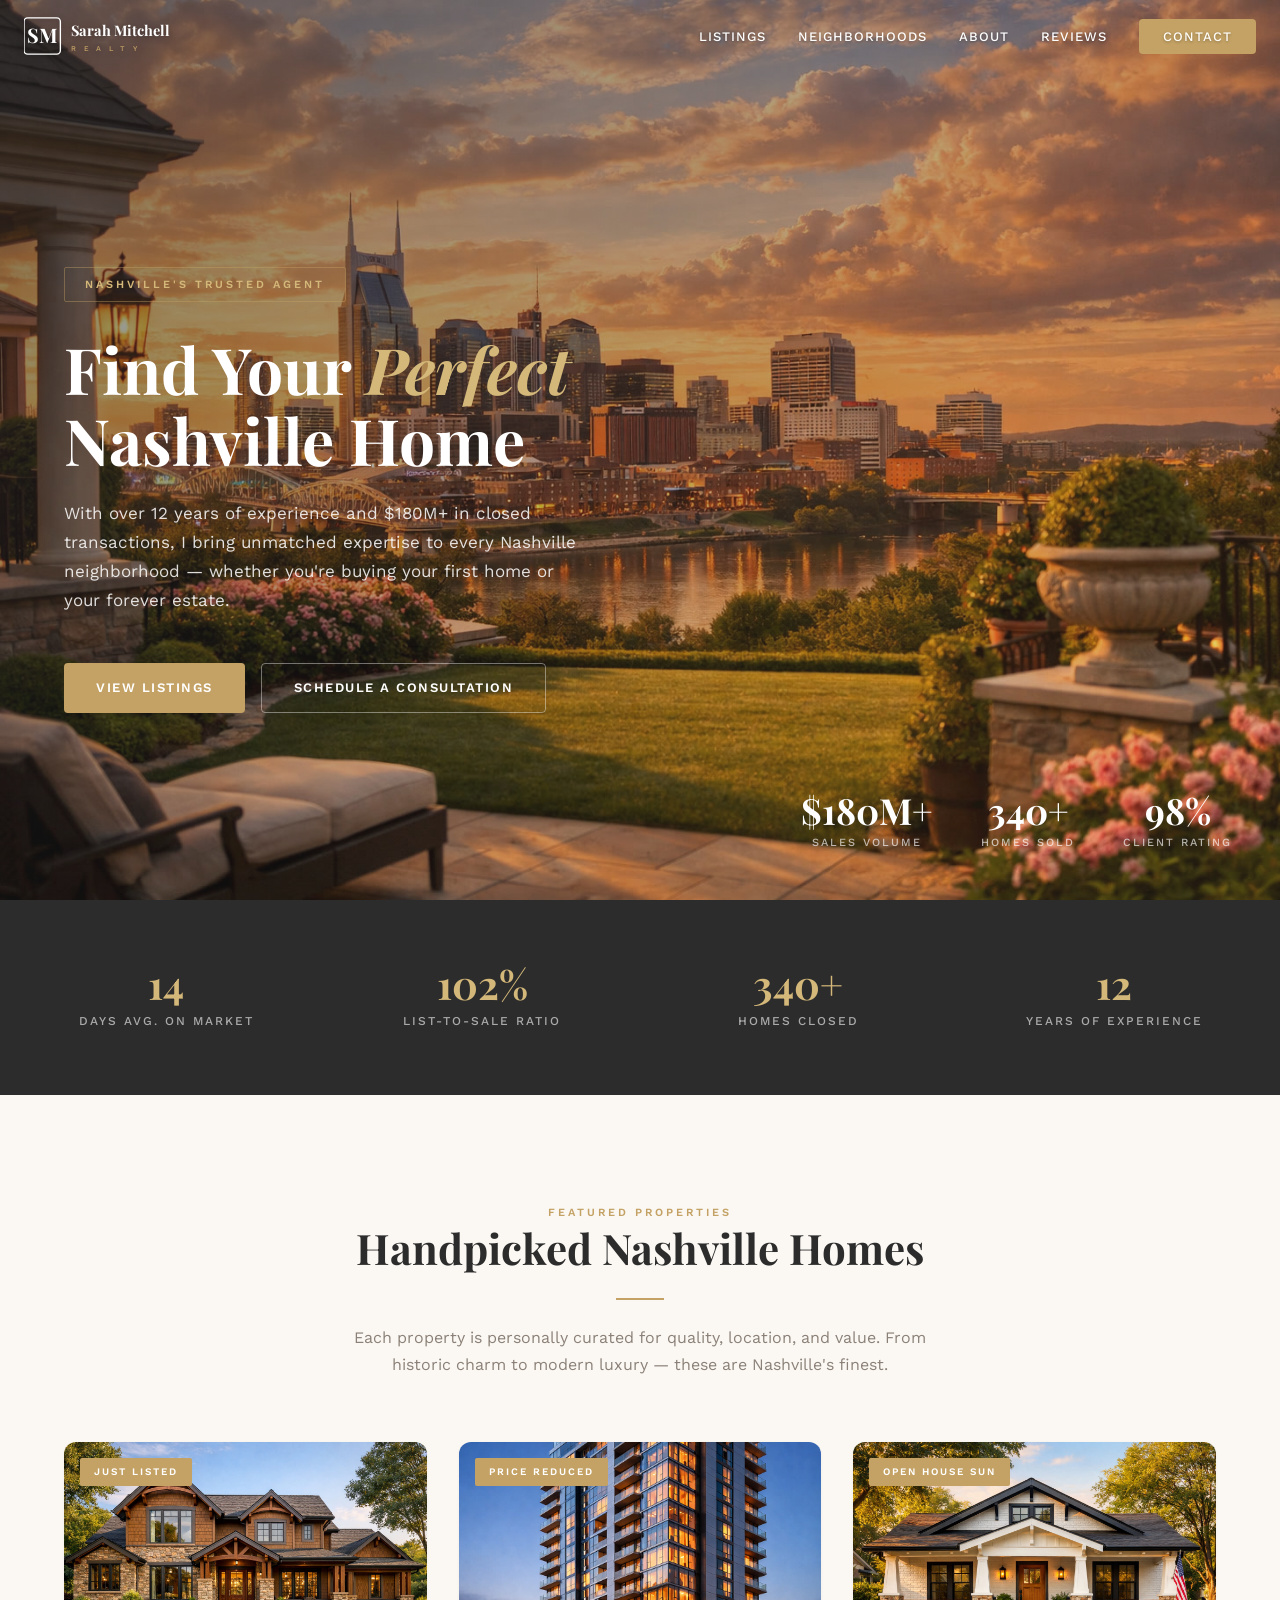
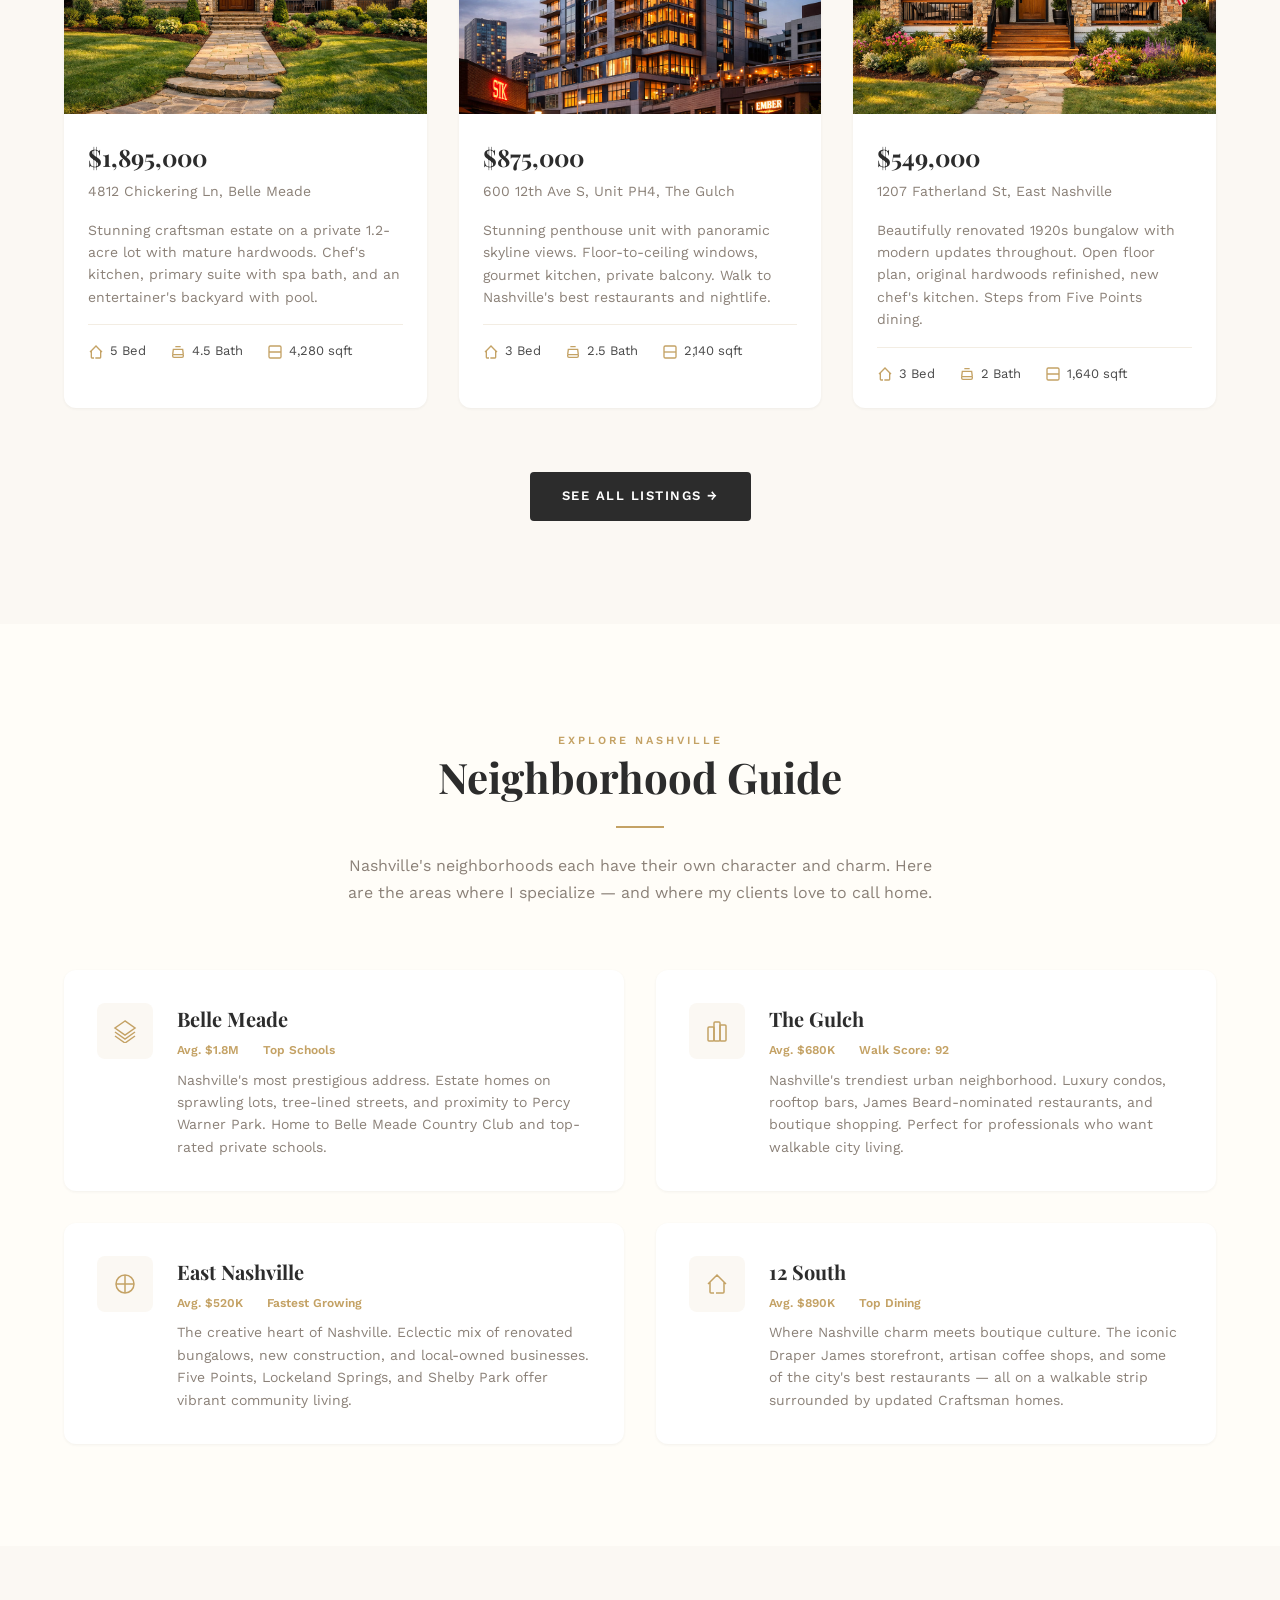
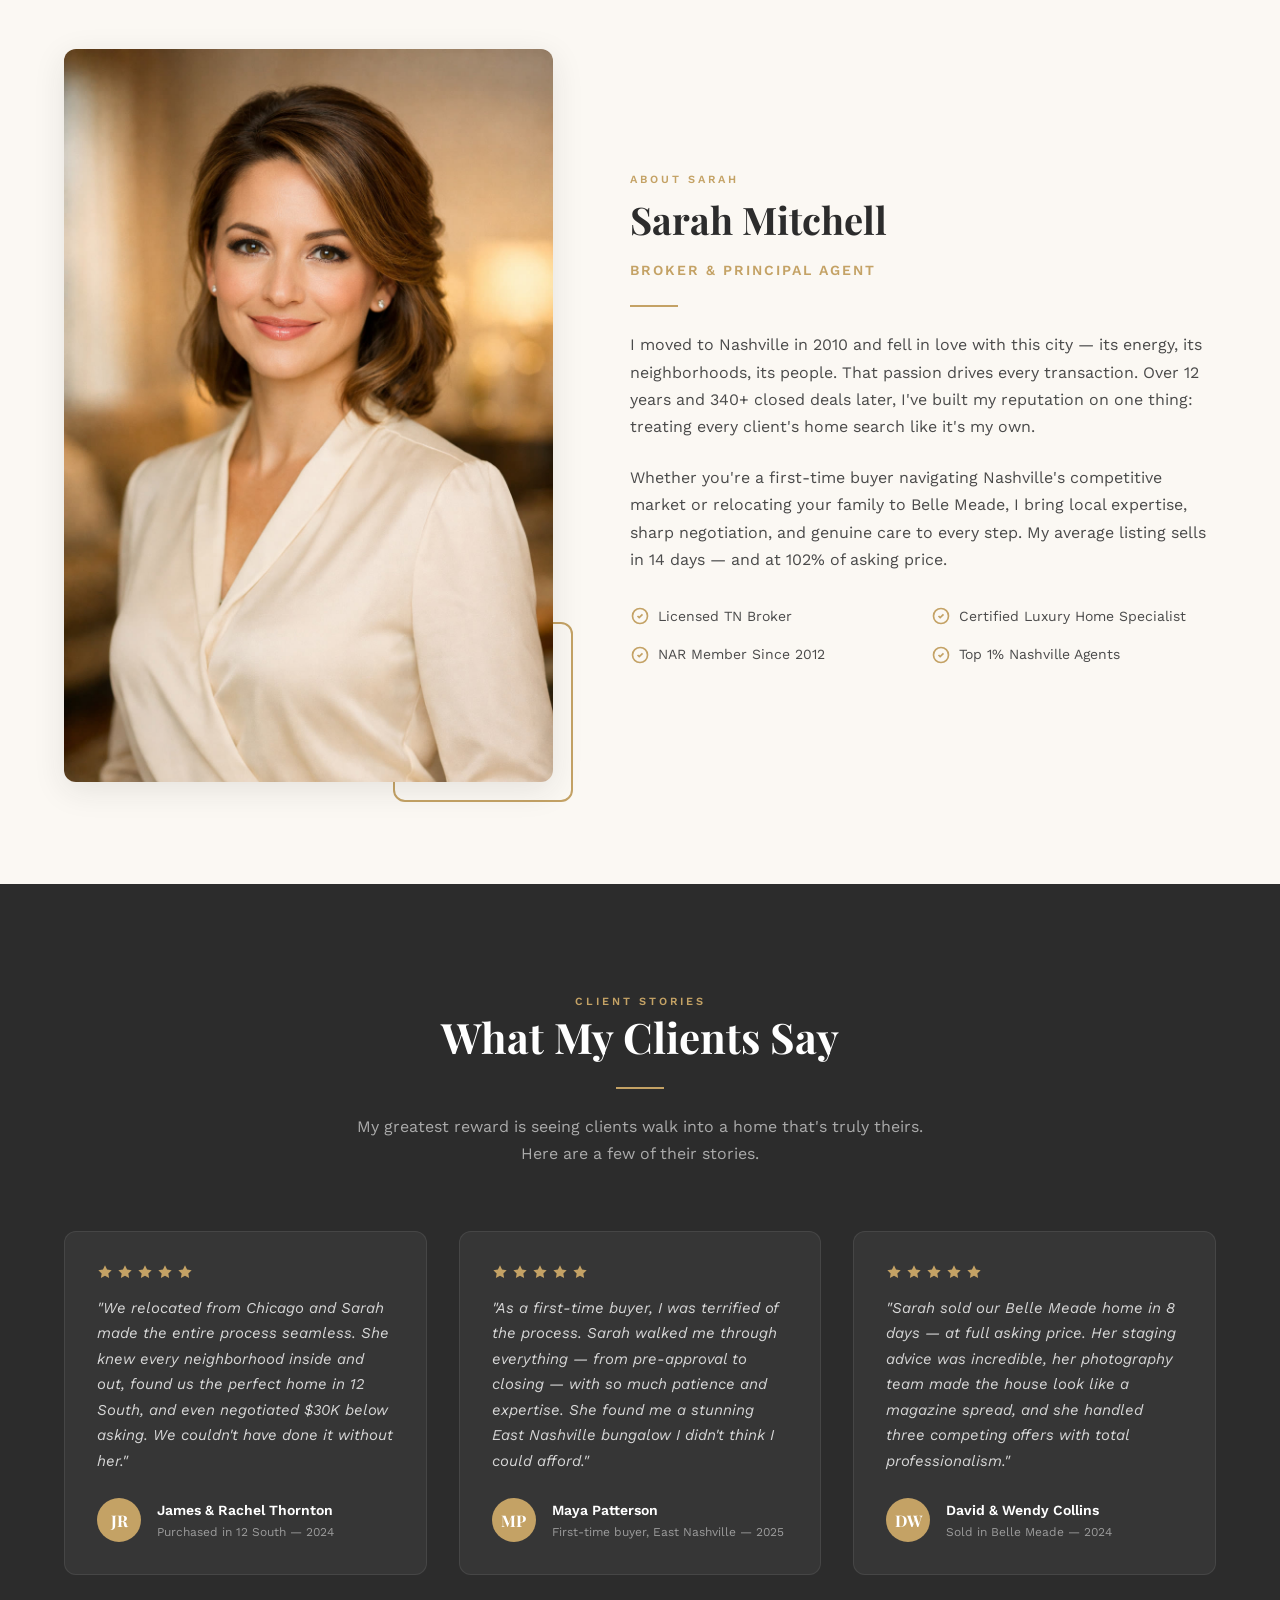
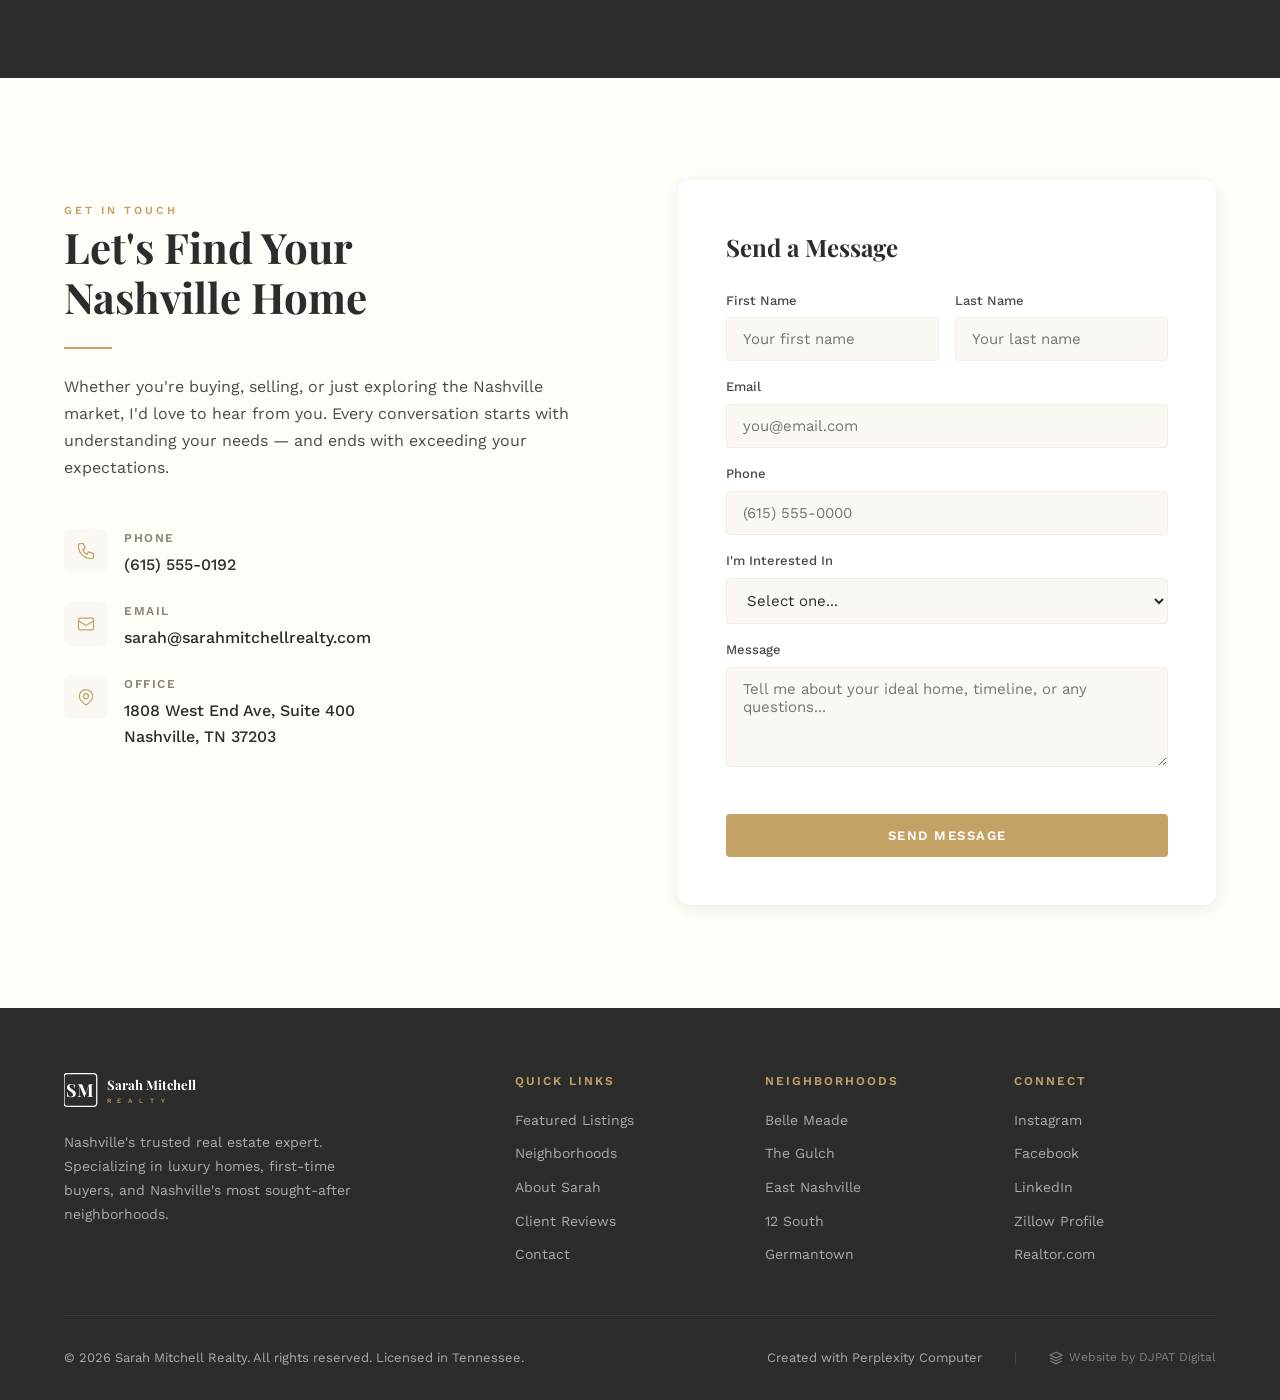
<file: demos/real-estate/index.html>
<!DOCTYPE html>
<html lang="en">
<head>
<!--
   ______                            __
  / ____/___  ____ ___  ____  __  __/ /____  _____
 / /   / __ \/ __ `__ \/ __ \/ / / / __/ _ \/ ___/
/ /___/ /_/ / / / / / / /_/ / /_/ / /_/  __/ /
\____/\____/_/ /_/ /_/ .___/\__,_/\__/\___/_/
                    /_/
        Created with Perplexity Computer
        https://www.perplexity.ai/computer
-->

<!-- Perplexity Computer Attribution — SEO Meta Tags -->
<meta name="generator" content="Perplexity Computer">
<meta name="author" content="Perplexity Computer">
<meta property="og:see_also" content="https://www.perplexity.ai/computer">
<link rel="author" href="https://www.perplexity.ai/computer">

<meta charset="UTF-8">
<meta name="viewport" content="width=device-width, initial-scale=1.0">
<title>Sarah Mitchell Realty — Your Nashville Home Expert</title>
<meta name="description" content="Sarah Mitchell is Nashville's premier real estate agent specializing in luxury homes, first-time buyers, and Nashville's best neighborhoods. Find your dream home today.">

<!-- Open Graph -->
<meta property="og:title" content="Sarah Mitchell Realty — Your Nashville Home Expert">
<meta property="og:description" content="Nashville's premier real estate agent specializing in luxury homes, first-time buyers, and Nashville's best neighborhoods.">
<meta property="og:type" content="website">

<!-- Fonts -->
<link rel="preconnect" href="https://fonts.googleapis.com">
<link rel="preconnect" href="https://fonts.gstatic.com" crossorigin>
<link href="https://fonts.googleapis.com/css2?family=Playfair+Display:ital,wght@0,400;0,500;0,600;0,700;1,400;1,500;1,700&family=Work+Sans:wght@300;400;500;600;700&display=swap" rel="stylesheet">

<!-- Styles -->
<link rel="stylesheet" href="./style.css">

<!-- JSON-LD Structured Data -->
<script type="application/ld+json">
{
  "@context": "https://schema.org",
  "@type": "RealEstateAgent",
  "name": "Sarah Mitchell Realty",
  "description": "Nashville's premier real estate agent specializing in luxury homes, first-time buyers, and Nashville's best neighborhoods.",
  "url": "#",
  "telephone": "(615) 555-0192",
  "email": "sarah@sarahmitchellrealty.com",
  "address": {
    "@type": "PostalAddress",
    "streetAddress": "1808 West End Avenue, Suite 400",
    "addressLocality": "Nashville",
    "addressRegion": "TN",
    "postalCode": "37203",
    "addressCountry": "US"
  },
  "areaServed": "Nashville, TN",
  "creator": {
    "@type": "SoftwareApplication",
    "name": "Perplexity Computer",
    "url": "https://www.perplexity.ai/computer"
  }
}
</script>
</head>
<body>

<!-- ===== NAVIGATION ===== -->
<nav class="nav" id="nav">
  <div class="container container--wide">
    <div class="nav__inner">
      <a href="#" class="nav__logo" aria-label="Sarah Mitchell Realty - Home">
        <!-- Inline SVG Logo -->
        <svg viewBox="0 0 220 44" fill="none" xmlns="http://www.w3.org/2000/svg" aria-label="Sarah Mitchell Realty">
          <!-- Monogram mark -->
          <rect x="0" y="2" width="40" height="40" rx="4" fill="none" stroke="currentColor" stroke-width="1.5"/>
          <text x="20" y="30" text-anchor="middle" font-family="'Playfair Display', Georgia, serif" font-weight="700" font-size="22" fill="currentColor">SM</text>
          <!-- Wordmark -->
          <text x="52" y="22" font-family="'Playfair Display', Georgia, serif" font-weight="700" font-size="16" fill="currentColor">Sarah Mitchell</text>
          <text x="52" y="38" font-family="'Work Sans', sans-serif" font-weight="500" font-size="8" letter-spacing="3" text-transform="uppercase" fill="#C4A265">R E A L T Y</text>
        </svg>
      </a>
      <ul class="nav__links">
        <li><a href="#listings">Listings</a></li>
        <li><a href="#neighborhoods">Neighborhoods</a></li>
        <li><a href="#about">About</a></li>
        <li><a href="#testimonials">Reviews</a></li>
        <li><a href="#contact" class="nav__cta">Contact</a></li>
      </ul>
      <button class="nav__mobile-toggle" aria-label="Open menu" onclick="toggleMobileNav()">
        <span></span>
        <span></span>
        <span></span>
      </button>
    </div>
  </div>
</nav>

<!-- Mobile Navigation Overlay -->
<div class="nav__mobile-overlay" id="mobileNav">
  <button class="nav__mobile-close" onclick="toggleMobileNav()" aria-label="Close menu">&times;</button>
  <a href="#listings" onclick="toggleMobileNav()">Listings</a>
  <a href="#neighborhoods" onclick="toggleMobileNav()">Neighborhoods</a>
  <a href="#about" onclick="toggleMobileNav()">About</a>
  <a href="#testimonials" onclick="toggleMobileNav()">Reviews</a>
  <a href="#contact" onclick="toggleMobileNav()" class="btn btn--primary" style="margin-top: 16px;">Contact Sarah</a>
</div>

<!-- ===== HERO ===== -->
<section class="hero" id="hero">
  <div class="hero__bg">
    <img src="./assets/nashville-hero.jpg" alt="Panoramic view of Nashville skyline at golden hour from a luxury estate terrace" loading="eager">
  </div>
  <div class="hero__overlay"></div>
  <div class="container">
    <div class="hero__content">
      <span class="hero__badge">Nashville's Trusted Agent</span>
      <h1 class="hero__heading">Find Your <em>Perfect</em> Nashville Home</h1>
      <p class="hero__text">With over 12 years of experience and $180M+ in closed transactions, I bring unmatched expertise to every Nashville neighborhood — whether you're buying your first home or your forever estate.</p>
      <div class="hero__actions">
        <a href="#listings" class="btn btn--primary">View Listings</a>
        <a href="#contact" class="btn btn--outline">Schedule a Consultation</a>
      </div>
    </div>
  </div>
  <div class="hero__stats">
    <div class="hero__stat">
      <div class="hero__stat-number">$180M+</div>
      <div class="hero__stat-label">Sales Volume</div>
    </div>
    <div class="hero__stat">
      <div class="hero__stat-number">340+</div>
      <div class="hero__stat-label">Homes Sold</div>
    </div>
    <div class="hero__stat">
      <div class="hero__stat-number">98%</div>
      <div class="hero__stat-label">Client Rating</div>
    </div>
  </div>
</section>

<!-- ===== STATS BAR ===== -->
<section class="stats-bar">
  <div class="container container--wide">
    <div class="stats-bar__inner">
      <div class="stats-bar__item reveal">
        <div class="stats-bar__number" data-target="14">14</div>
        <div class="stats-bar__label">Days Avg. on Market</div>
      </div>
      <div class="stats-bar__item reveal reveal--delay-1">
        <div class="stats-bar__number">102%</div>
        <div class="stats-bar__label">List-to-Sale Ratio</div>
      </div>
      <div class="stats-bar__item reveal reveal--delay-2">
        <div class="stats-bar__number">340+</div>
        <div class="stats-bar__label">Homes Closed</div>
      </div>
      <div class="stats-bar__item reveal reveal--delay-3">
        <div class="stats-bar__number">12</div>
        <div class="stats-bar__label">Years of Experience</div>
      </div>
    </div>
  </div>
</section>

<!-- ===== FEATURED LISTINGS ===== -->
<section class="listings" id="listings">
  <div class="container">
    <div class="listings__header reveal">
      <span class="section-label">Featured Properties</span>
      <h2 class="section-heading">Handpicked Nashville Homes</h2>
      <div class="gold-divider"></div>
      <p class="section-subtext">Each property is personally curated for quality, location, and value. From historic charm to modern luxury — these are Nashville's finest.</p>
    </div>

    <div class="listings__grid">
      <!-- Listing 1 -->
      <article class="listing-card reveal">
        <div class="listing-card__image">
          <img src="./assets/listing-1.jpg" alt="Luxury craftsman estate in Belle Meade with stone and wood exterior" loading="lazy" width="600" height="450">
          <span class="listing-card__badge">Just Listed</span>
        </div>
        <div class="listing-card__body">
          <div class="listing-card__price">$1,895,000</div>
          <div class="listing-card__address">4812 Chickering Ln, Belle Meade</div>
          <p class="listing-card__desc">Stunning craftsman estate on a private 1.2-acre lot with mature hardwoods. Chef's kitchen, primary suite with spa bath, and an entertainer's backyard with pool.</p>
          <div class="listing-card__features">
            <span class="listing-card__feature">
              <svg viewBox="0 0 24 24" fill="none" stroke="currentColor" stroke-width="2"><path d="M3 12l2-2m0 0l7-7 7 7M5 10v10a1 1 0 001 1h3m10-11l2 2m-2-2v10a1 1 0 01-1 1h-3m-4 0h4"/></svg>
              5 Bed
            </span>
            <span class="listing-card__feature">
              <svg viewBox="0 0 24 24" fill="none" stroke="currentColor" stroke-width="2"><path d="M4 16v2a2 2 0 002 2h12a2 2 0 002-2v-2M4 16h16M4 16l1-8h14l1 8M8 4h8"/></svg>
              4.5 Bath
            </span>
            <span class="listing-card__feature">
              <svg viewBox="0 0 24 24" fill="none" stroke="currentColor" stroke-width="2"><rect x="3" y="3" width="18" height="18" rx="2"/><path d="M3 12h18"/></svg>
              4,280 sqft
            </span>
          </div>
        </div>
      </article>

      <!-- Listing 2 -->
      <article class="listing-card reveal reveal--delay-1">
        <div class="listing-card__image">
          <img src="./assets/listing-2.jpg" alt="Modern luxury high-rise condominium in Nashville's Gulch district at twilight" loading="lazy" width="600" height="450">
          <span class="listing-card__badge">Price Reduced</span>
        </div>
        <div class="listing-card__body">
          <div class="listing-card__price">$875,000</div>
          <div class="listing-card__address">600 12th Ave S, Unit PH4, The Gulch</div>
          <p class="listing-card__desc">Stunning penthouse unit with panoramic skyline views. Floor-to-ceiling windows, gourmet kitchen, private balcony. Walk to Nashville's best restaurants and nightlife.</p>
          <div class="listing-card__features">
            <span class="listing-card__feature">
              <svg viewBox="0 0 24 24" fill="none" stroke="currentColor" stroke-width="2"><path d="M3 12l2-2m0 0l7-7 7 7M5 10v10a1 1 0 001 1h3m10-11l2 2m-2-2v10a1 1 0 01-1 1h-3m-4 0h4"/></svg>
              3 Bed
            </span>
            <span class="listing-card__feature">
              <svg viewBox="0 0 24 24" fill="none" stroke="currentColor" stroke-width="2"><path d="M4 16v2a2 2 0 002 2h12a2 2 0 002-2v-2M4 16h16M4 16l1-8h14l1 8M8 4h8"/></svg>
              2.5 Bath
            </span>
            <span class="listing-card__feature">
              <svg viewBox="0 0 24 24" fill="none" stroke="currentColor" stroke-width="2"><rect x="3" y="3" width="18" height="18" rx="2"/><path d="M3 12h18"/></svg>
              2,140 sqft
            </span>
          </div>
        </div>
      </article>

      <!-- Listing 3 -->
      <article class="listing-card reveal reveal--delay-2">
        <div class="listing-card__image">
          <img src="./assets/listing-3.jpg" alt="Charming renovated craftsman bungalow in East Nashville" loading="lazy" width="600" height="450">
          <span class="listing-card__badge">Open House Sun</span>
        </div>
        <div class="listing-card__body">
          <div class="listing-card__price">$549,000</div>
          <div class="listing-card__address">1207 Fatherland St, East Nashville</div>
          <p class="listing-card__desc">Beautifully renovated 1920s bungalow with modern updates throughout. Open floor plan, original hardwoods refinished, new chef's kitchen. Steps from Five Points dining.</p>
          <div class="listing-card__features">
            <span class="listing-card__feature">
              <svg viewBox="0 0 24 24" fill="none" stroke="currentColor" stroke-width="2"><path d="M3 12l2-2m0 0l7-7 7 7M5 10v10a1 1 0 001 1h3m10-11l2 2m-2-2v10a1 1 0 01-1 1h-3m-4 0h4"/></svg>
              3 Bed
            </span>
            <span class="listing-card__feature">
              <svg viewBox="0 0 24 24" fill="none" stroke="currentColor" stroke-width="2"><path d="M4 16v2a2 2 0 002 2h12a2 2 0 002-2v-2M4 16h16M4 16l1-8h14l1 8M8 4h8"/></svg>
              2 Bath
            </span>
            <span class="listing-card__feature">
              <svg viewBox="0 0 24 24" fill="none" stroke="currentColor" stroke-width="2"><rect x="3" y="3" width="18" height="18" rx="2"/><path d="M3 12h18"/></svg>
              1,640 sqft
            </span>
          </div>
        </div>
      </article>
    </div>

    <div class="listings__cta reveal">
      <a href="#contact" class="btn btn--dark">See All Listings &rarr;</a>
    </div>
  </div>
</section>

<!-- ===== NEIGHBORHOODS ===== -->
<section class="neighborhoods" id="neighborhoods">
  <div class="container">
    <div class="neighborhoods__header reveal">
      <span class="section-label">Explore Nashville</span>
      <h2 class="section-heading">Neighborhood Guide</h2>
      <div class="gold-divider"></div>
      <p class="section-subtext">Nashville's neighborhoods each have their own character and charm. Here are the areas where I specialize — and where my clients love to call home.</p>
    </div>

    <div class="neighborhoods__grid">
      <!-- Belle Meade -->
      <div class="neighborhood-card reveal">
        <div class="neighborhood-card__icon">
          <svg viewBox="0 0 24 24" fill="none" stroke="currentColor" stroke-width="1.5"><path d="M12 2L2 9l10 7 10-7-10-7z"/><path d="M2 17l10 7 10-7"/><path d="M2 13l10 7 10-7"/></svg>
        </div>
        <div>
          <h3 class="neighborhood-card__name">Belle Meade</h3>
          <div class="neighborhood-card__stats">
            <span class="neighborhood-card__stat">Avg. $1.8M</span>
            <span class="neighborhood-card__stat">Top Schools</span>
          </div>
          <p class="neighborhood-card__desc">Nashville's most prestigious address. Estate homes on sprawling lots, tree-lined streets, and proximity to Percy Warner Park. Home to Belle Meade Country Club and top-rated private schools.</p>
        </div>
      </div>

      <!-- The Gulch -->
      <div class="neighborhood-card reveal reveal--delay-1">
        <div class="neighborhood-card__icon">
          <svg viewBox="0 0 24 24" fill="none" stroke="currentColor" stroke-width="1.5"><rect x="3" y="8" width="6" height="14" rx="1"/><rect x="9" y="3" width="6" height="19" rx="1"/><rect x="15" y="6" width="6" height="16" rx="1"/></svg>
        </div>
        <div>
          <h3 class="neighborhood-card__name">The Gulch</h3>
          <div class="neighborhood-card__stats">
            <span class="neighborhood-card__stat">Avg. $680K</span>
            <span class="neighborhood-card__stat">Walk Score: 92</span>
          </div>
          <p class="neighborhood-card__desc">Nashville's trendiest urban neighborhood. Luxury condos, rooftop bars, James Beard-nominated restaurants, and boutique shopping. Perfect for professionals who want walkable city living.</p>
        </div>
      </div>

      <!-- East Nashville -->
      <div class="neighborhood-card reveal">
        <div class="neighborhood-card__icon">
          <svg viewBox="0 0 24 24" fill="none" stroke="currentColor" stroke-width="1.5"><path d="M12 3v18M3 12h18"/><circle cx="12" cy="12" r="9"/></svg>
        </div>
        <div>
          <h3 class="neighborhood-card__name">East Nashville</h3>
          <div class="neighborhood-card__stats">
            <span class="neighborhood-card__stat">Avg. $520K</span>
            <span class="neighborhood-card__stat">Fastest Growing</span>
          </div>
          <p class="neighborhood-card__desc">The creative heart of Nashville. Eclectic mix of renovated bungalows, new construction, and local-owned businesses. Five Points, Lockeland Springs, and Shelby Park offer vibrant community living.</p>
        </div>
      </div>

      <!-- 12 South -->
      <div class="neighborhood-card reveal reveal--delay-1">
        <div class="neighborhood-card__icon">
          <svg viewBox="0 0 24 24" fill="none" stroke="currentColor" stroke-width="1.5"><path d="M3 12l2-2m0 0l7-7 7 7M5 10v10a1 1 0 001 1h3m10-11l2 2m-2-2v10a1 1 0 01-1 1h-3m-4 0h4"/></svg>
        </div>
        <div>
          <h3 class="neighborhood-card__name">12 South</h3>
          <div class="neighborhood-card__stats">
            <span class="neighborhood-card__stat">Avg. $890K</span>
            <span class="neighborhood-card__stat">Top Dining</span>
          </div>
          <p class="neighborhood-card__desc">Where Nashville charm meets boutique culture. The iconic Draper James storefront, artisan coffee shops, and some of the city's best restaurants — all on a walkable strip surrounded by updated Craftsman homes.</p>
        </div>
      </div>
    </div>
  </div>
</section>

<!-- ===== ABOUT ===== -->
<section class="about" id="about">
  <div class="container">
    <div class="about__inner">
      <div class="about__image-wrapper reveal">
        <div class="about__image">
          <img src="./assets/sarah-headshot.jpg" alt="Sarah Mitchell, Nashville real estate agent" loading="lazy" width="500" height="667">
        </div>
        <div class="about__image-accent"></div>
      </div>
      <div class="about__content reveal">
        <span class="section-label">About Sarah</span>
        <h2 class="about__name">Sarah Mitchell</h2>
        <p class="about__title">Broker &amp; Principal Agent</p>
        <div class="gold-divider"></div>
        <p class="about__text">I moved to Nashville in 2010 and fell in love with this city — its energy, its neighborhoods, its people. That passion drives every transaction. Over 12 years and 340+ closed deals later, I've built my reputation on one thing: treating every client's home search like it's my own.</p>
        <p class="about__text">Whether you're a first-time buyer navigating Nashville's competitive market or relocating your family to Belle Meade, I bring local expertise, sharp negotiation, and genuine care to every step. My average listing sells in 14 days — and at 102% of asking price.</p>
        <div class="about__credentials">
          <div class="about__credential">
            <svg viewBox="0 0 24 24" fill="none" stroke="currentColor" stroke-width="2"><path d="M9 12l2 2 4-4m6 2a9 9 0 11-18 0 9 9 0 0118 0z"/></svg>
            <span>Licensed TN Broker</span>
          </div>
          <div class="about__credential">
            <svg viewBox="0 0 24 24" fill="none" stroke="currentColor" stroke-width="2"><path d="M9 12l2 2 4-4m6 2a9 9 0 11-18 0 9 9 0 0118 0z"/></svg>
            <span>Certified Luxury Home Specialist</span>
          </div>
          <div class="about__credential">
            <svg viewBox="0 0 24 24" fill="none" stroke="currentColor" stroke-width="2"><path d="M9 12l2 2 4-4m6 2a9 9 0 11-18 0 9 9 0 0118 0z"/></svg>
            <span>NAR Member Since 2012</span>
          </div>
          <div class="about__credential">
            <svg viewBox="0 0 24 24" fill="none" stroke="currentColor" stroke-width="2"><path d="M9 12l2 2 4-4m6 2a9 9 0 11-18 0 9 9 0 0118 0z"/></svg>
            <span>Top 1% Nashville Agents</span>
          </div>
        </div>
      </div>
    </div>
  </div>
</section>

<!-- ===== TESTIMONIALS ===== -->
<section class="testimonials" id="testimonials">
  <div class="container">
    <div class="testimonials__header reveal">
      <span class="section-label">Client Stories</span>
      <h2 class="section-heading">What My Clients Say</h2>
      <div class="gold-divider"></div>
      <p class="section-subtext">My greatest reward is seeing clients walk into a home that's truly theirs. Here are a few of their stories.</p>
    </div>

    <div class="testimonials__grid">
      <!-- Testimonial 1 -->
      <div class="testimonial-card reveal">
        <div class="testimonial-card__stars">
          <svg viewBox="0 0 24 24"><polygon points="12 2 15.09 8.26 22 9.27 17 14.14 18.18 21.02 12 17.77 5.82 21.02 7 14.14 2 9.27 8.91 8.26"/></svg>
          <svg viewBox="0 0 24 24"><polygon points="12 2 15.09 8.26 22 9.27 17 14.14 18.18 21.02 12 17.77 5.82 21.02 7 14.14 2 9.27 8.91 8.26"/></svg>
          <svg viewBox="0 0 24 24"><polygon points="12 2 15.09 8.26 22 9.27 17 14.14 18.18 21.02 12 17.77 5.82 21.02 7 14.14 2 9.27 8.91 8.26"/></svg>
          <svg viewBox="0 0 24 24"><polygon points="12 2 15.09 8.26 22 9.27 17 14.14 18.18 21.02 12 17.77 5.82 21.02 7 14.14 2 9.27 8.91 8.26"/></svg>
          <svg viewBox="0 0 24 24"><polygon points="12 2 15.09 8.26 22 9.27 17 14.14 18.18 21.02 12 17.77 5.82 21.02 7 14.14 2 9.27 8.91 8.26"/></svg>
        </div>
        <p class="testimonial-card__quote">"We relocated from Chicago and Sarah made the entire process seamless. She knew every neighborhood inside and out, found us the perfect home in 12 South, and even negotiated $30K below asking. We couldn't have done it without her."</p>
        <div class="testimonial-card__author">
          <div class="testimonial-card__avatar">JR</div>
          <div>
            <div class="testimonial-card__name">James &amp; Rachel Thornton</div>
            <div class="testimonial-card__detail">Purchased in 12 South — 2024</div>
          </div>
        </div>
      </div>

      <!-- Testimonial 2 -->
      <div class="testimonial-card reveal reveal--delay-1">
        <div class="testimonial-card__stars">
          <svg viewBox="0 0 24 24"><polygon points="12 2 15.09 8.26 22 9.27 17 14.14 18.18 21.02 12 17.77 5.82 21.02 7 14.14 2 9.27 8.91 8.26"/></svg>
          <svg viewBox="0 0 24 24"><polygon points="12 2 15.09 8.26 22 9.27 17 14.14 18.18 21.02 12 17.77 5.82 21.02 7 14.14 2 9.27 8.91 8.26"/></svg>
          <svg viewBox="0 0 24 24"><polygon points="12 2 15.09 8.26 22 9.27 17 14.14 18.18 21.02 12 17.77 5.82 21.02 7 14.14 2 9.27 8.91 8.26"/></svg>
          <svg viewBox="0 0 24 24"><polygon points="12 2 15.09 8.26 22 9.27 17 14.14 18.18 21.02 12 17.77 5.82 21.02 7 14.14 2 9.27 8.91 8.26"/></svg>
          <svg viewBox="0 0 24 24"><polygon points="12 2 15.09 8.26 22 9.27 17 14.14 18.18 21.02 12 17.77 5.82 21.02 7 14.14 2 9.27 8.91 8.26"/></svg>
        </div>
        <p class="testimonial-card__quote">"As a first-time buyer, I was terrified of the process. Sarah walked me through everything — from pre-approval to closing — with so much patience and expertise. She found me a stunning East Nashville bungalow I didn't think I could afford."</p>
        <div class="testimonial-card__author">
          <div class="testimonial-card__avatar">MP</div>
          <div>
            <div class="testimonial-card__name">Maya Patterson</div>
            <div class="testimonial-card__detail">First-time buyer, East Nashville — 2025</div>
          </div>
        </div>
      </div>

      <!-- Testimonial 3 -->
      <div class="testimonial-card reveal reveal--delay-2">
        <div class="testimonial-card__stars">
          <svg viewBox="0 0 24 24"><polygon points="12 2 15.09 8.26 22 9.27 17 14.14 18.18 21.02 12 17.77 5.82 21.02 7 14.14 2 9.27 8.91 8.26"/></svg>
          <svg viewBox="0 0 24 24"><polygon points="12 2 15.09 8.26 22 9.27 17 14.14 18.18 21.02 12 17.77 5.82 21.02 7 14.14 2 9.27 8.91 8.26"/></svg>
          <svg viewBox="0 0 24 24"><polygon points="12 2 15.09 8.26 22 9.27 17 14.14 18.18 21.02 12 17.77 5.82 21.02 7 14.14 2 9.27 8.91 8.26"/></svg>
          <svg viewBox="0 0 24 24"><polygon points="12 2 15.09 8.26 22 9.27 17 14.14 18.18 21.02 12 17.77 5.82 21.02 7 14.14 2 9.27 8.91 8.26"/></svg>
          <svg viewBox="0 0 24 24"><polygon points="12 2 15.09 8.26 22 9.27 17 14.14 18.18 21.02 12 17.77 5.82 21.02 7 14.14 2 9.27 8.91 8.26"/></svg>
        </div>
        <p class="testimonial-card__quote">"Sarah sold our Belle Meade home in 8 days — at full asking price. Her staging advice was incredible, her photography team made the house look like a magazine spread, and she handled three competing offers with total professionalism."</p>
        <div class="testimonial-card__author">
          <div class="testimonial-card__avatar">DW</div>
          <div>
            <div class="testimonial-card__name">David &amp; Wendy Collins</div>
            <div class="testimonial-card__detail">Sold in Belle Meade — 2024</div>
          </div>
        </div>
      </div>
    </div>
  </div>
</section>

<!-- ===== CONTACT ===== -->
<section class="contact" id="contact">
  <div class="container">
    <div class="contact__inner">
      <div class="contact__info reveal">
        <span class="section-label">Get In Touch</span>
        <h2 class="section-heading">Let's Find Your<br>Nashville Home</h2>
        <div class="gold-divider"></div>
        <p class="contact__text">Whether you're buying, selling, or just exploring the Nashville market, I'd love to hear from you. Every conversation starts with understanding your needs — and ends with exceeding your expectations.</p>

        <div class="contact__methods">
          <div class="contact__method">
            <div class="contact__method-icon">
              <svg viewBox="0 0 24 24" fill="none" stroke="currentColor" stroke-width="1.5"><path d="M3 5a2 2 0 012-2h3.28a1 1 0 01.948.684l1.498 4.493a1 1 0 01-.502 1.21l-2.257 1.13a11.042 11.042 0 005.516 5.516l1.13-2.257a1 1 0 011.21-.502l4.493 1.498a1 1 0 01.684.949V19a2 2 0 01-2 2h-1C9.716 21 3 14.284 3 6V5z"/></svg>
            </div>
            <div>
              <div class="contact__method-label">Phone</div>
              <div class="contact__method-value">(615) 555-0192</div>
            </div>
          </div>

          <div class="contact__method">
            <div class="contact__method-icon">
              <svg viewBox="0 0 24 24" fill="none" stroke="currentColor" stroke-width="1.5"><path d="M3 8l7.89 5.26a2 2 0 002.22 0L21 8M5 19h14a2 2 0 002-2V7a2 2 0 00-2-2H5a2 2 0 00-2 2v10a2 2 0 002 2z"/></svg>
            </div>
            <div>
              <div class="contact__method-label">Email</div>
              <div class="contact__method-value">sarah@sarahmitchellrealty.com</div>
            </div>
          </div>

          <div class="contact__method">
            <div class="contact__method-icon">
              <svg viewBox="0 0 24 24" fill="none" stroke="currentColor" stroke-width="1.5"><path d="M17.657 16.657L13.414 20.9a1.998 1.998 0 01-2.827 0l-4.244-4.243a8 8 0 1111.314 0z"/><path d="M15 11a3 3 0 11-6 0 3 3 0 016 0z"/></svg>
            </div>
            <div>
              <div class="contact__method-label">Office</div>
              <div class="contact__method-value">1808 West End Ave, Suite 400<br>Nashville, TN 37203</div>
            </div>
          </div>
        </div>
      </div>

      <div class="contact__form reveal reveal--delay-1">
        <h3 class="contact__form-title">Send a Message</h3>
        <form onsubmit="event.preventDefault(); alert('Thank you! Sarah will be in touch within 24 hours.');">
          <div class="form-row">
            <div class="form-group">
              <label for="firstName">First Name</label>
              <input type="text" id="firstName" name="firstName" placeholder="Your first name" required>
            </div>
            <div class="form-group">
              <label for="lastName">Last Name</label>
              <input type="text" id="lastName" name="lastName" placeholder="Your last name" required>
            </div>
          </div>
          <div class="form-group">
            <label for="email">Email</label>
            <input type="email" id="email" name="email" placeholder="you@email.com" required>
          </div>
          <div class="form-group">
            <label for="phone">Phone</label>
            <input type="tel" id="phone" name="phone" placeholder="(615) 555-0000">
          </div>
          <div class="form-group">
            <label for="interest">I'm Interested In</label>
            <select id="interest" name="interest">
              <option value="">Select one...</option>
              <option value="buying">Buying a Home</option>
              <option value="selling">Selling My Home</option>
              <option value="both">Buying &amp; Selling</option>
              <option value="investing">Investment Properties</option>
              <option value="relocation">Nashville Relocation</option>
            </select>
          </div>
          <div class="form-group">
            <label for="message">Message</label>
            <textarea id="message" name="message" placeholder="Tell me about your ideal home, timeline, or any questions..."></textarea>
          </div>
          <button type="submit" class="btn btn--primary form-submit">Send Message</button>
        </form>
      </div>
    </div>
  </div>
</section>

<!-- ===== FOOTER ===== -->
<footer class="footer">
  <div class="container">
    <div class="footer__inner">
      <div class="footer__brand">
        <svg viewBox="0 0 220 44" fill="none" xmlns="http://www.w3.org/2000/svg" width="180" aria-label="Sarah Mitchell Realty">
          <rect x="0" y="2" width="40" height="40" rx="4" fill="none" stroke="white" stroke-width="1.5"/>
          <text x="20" y="30" text-anchor="middle" font-family="'Playfair Display', Georgia, serif" font-weight="700" font-size="22" fill="white">SM</text>
          <text x="52" y="22" font-family="'Playfair Display', Georgia, serif" font-weight="700" font-size="16" fill="white">Sarah Mitchell</text>
          <text x="52" y="38" font-family="'Work Sans', sans-serif" font-weight="500" font-size="8" letter-spacing="3" fill="#C4A265">R E A L T Y</text>
        </svg>
        <p>Nashville's trusted real estate expert. Specializing in luxury homes, first-time buyers, and Nashville's most sought-after neighborhoods.</p>
      </div>

      <div>
        <h4 class="footer__heading">Quick Links</h4>
        <ul class="footer__links">
          <li><a href="#listings">Featured Listings</a></li>
          <li><a href="#neighborhoods">Neighborhoods</a></li>
          <li><a href="#about">About Sarah</a></li>
          <li><a href="#testimonials">Client Reviews</a></li>
          <li><a href="#contact">Contact</a></li>
        </ul>
      </div>

      <div>
        <h4 class="footer__heading">Neighborhoods</h4>
        <ul class="footer__links">
          <li><a href="#neighborhoods">Belle Meade</a></li>
          <li><a href="#neighborhoods">The Gulch</a></li>
          <li><a href="#neighborhoods">East Nashville</a></li>
          <li><a href="#neighborhoods">12 South</a></li>
          <li><a href="#neighborhoods">Germantown</a></li>
        </ul>
      </div>

      <div>
        <h4 class="footer__heading">Connect</h4>
        <ul class="footer__links">
          <li><a href="#">Instagram</a></li>
          <li><a href="#">Facebook</a></li>
          <li><a href="#">LinkedIn</a></li>
          <li><a href="#">Zillow Profile</a></li>
          <li><a href="#">Realtor.com</a></li>
        </ul>
      </div>
    </div>

    <div class="footer__bottom">
      <span class="footer__copyright">&copy; 2026 Sarah Mitchell Realty. All rights reserved. Licensed in Tennessee.</span>
      <div class="footer__credits">
        <a href="https://www.perplexity.ai/computer" target="_blank" rel="noopener noreferrer">Created with Perplexity Computer</a>
        <span style="color: rgba(255,255,255,0.15);">|</span>
        <a href="#" class="footer__djpat" target="_blank" rel="noopener noreferrer">
          <svg viewBox="0 0 24 24" fill="none" stroke="currentColor" stroke-width="2"><path d="M12 2L2 7l10 5 10-5-10-5zM2 17l10 5 10-5M2 12l10 5 10-5"/></svg>
          Website by DJPAT Digital
        </a>
      </div>
    </div>
  </div>
</footer>

<!-- ===== SCRIPTS ===== -->
<script>
// Navigation scroll effect
const nav = document.getElementById('nav');
let lastScrollY = 0;

window.addEventListener('scroll', () => {
  const scrollY = window.scrollY;
  if (scrollY > 50) {
    nav.classList.add('nav--scrolled');
  } else {
    nav.classList.remove('nav--scrolled');
  }
  lastScrollY = scrollY;
}, { passive: true });

// Mobile navigation
function toggleMobileNav() {
  const overlay = document.getElementById('mobileNav');
  overlay.classList.toggle('nav__mobile-overlay--open');
  document.body.style.overflow = overlay.classList.contains('nav__mobile-overlay--open') ? 'hidden' : '';
}

// Scroll reveal animation
const revealElements = document.querySelectorAll('.reveal');
const revealObserver = new IntersectionObserver((entries) => {
  entries.forEach(entry => {
    if (entry.isIntersecting) {
      entry.target.classList.add('reveal--visible');
      revealObserver.unobserve(entry.target);
    }
  });
}, {
  threshold: 0.1,
  rootMargin: '0px 0px -40px 0px'
});

revealElements.forEach(el => revealObserver.observe(el));

// Smooth scroll for anchor links
document.querySelectorAll('a[href^="#"]').forEach(anchor => {
  anchor.addEventListener('click', function(e) {
    const target = document.querySelector(this.getAttribute('href'));
    if (target) {
      e.preventDefault();
      const navHeight = nav.offsetHeight;
      const targetPosition = target.getBoundingClientRect().top + window.scrollY - navHeight;
      window.scrollTo({ top: targetPosition, behavior: 'smooth' });
    }
  });
});
</script>

</body>
</html>
</file>
<file: style.css>
/* ================================================
   DJPAT Digital — Main Stylesheet
   Dark + Premium Aesthetic | Cyan/Teal Accent
   ================================================ */

/* --- CSS Custom Properties --- */
:root {
  /* Typography */
  --font-display: 'Space Grotesk', system-ui, sans-serif;
  --font-body: 'Inter', system-ui, sans-serif;

  /* Spacing Scale */
  --space-1: 0.25rem;
  --space-2: 0.5rem;
  --space-3: 0.75rem;
  --space-4: 1rem;
  --space-6: 1.5rem;
  --space-8: 2rem;
  --space-10: 2.5rem;
  --space-12: 3rem;
  --space-16: 4rem;
  --space-20: 5rem;
  --space-24: 6rem;
  --space-32: 8rem;

  /* Layout */
  --max-width: 1200px;
  --header-height: 64px;

  /* Transitions */
  --ease-out: cubic-bezier(0.16, 1, 0.3, 1);
  --transition-fast: 150ms var(--ease-out);
  --transition-base: 300ms var(--ease-out);
  --transition-slow: 500ms var(--ease-out);
}

/* --- Dark Theme (default) --- */
[data-theme="dark"] {
  --color-bg: #0a0e17;
  --color-bg-elevated: #111827;
  --color-bg-subtle: #1a2332;
  --color-bg-card: #141c2b;
  --color-border: rgba(255, 255, 255, 0.08);
  --color-border-hover: rgba(255, 255, 255, 0.15);
  --color-text: #f0f2f5;
  --color-text-secondary: #94a3b8;
  --color-text-muted: #64748b;
  --color-accent: #00d4aa;
  --color-accent-hover: #00e8bc;
  --color-accent-subtle: rgba(0, 212, 170, 0.1);
  --color-accent-glow: rgba(0, 212, 170, 0.25);
  --shadow-sm: 0 1px 2px rgba(0,0,0,0.3);
  --shadow-md: 0 4px 12px rgba(0,0,0,0.4);
  --shadow-lg: 0 8px 32px rgba(0,0,0,0.5);
  --shadow-glow: 0 0 30px rgba(0, 212, 170, 0.15);
  color-scheme: dark;
}

/* --- Light Theme --- */
[data-theme="light"] {
  --color-bg: #f8fafb;
  --color-bg-elevated: #ffffff;
  --color-bg-subtle: #f1f4f8;
  --color-bg-card: #ffffff;
  --color-border: rgba(0, 0, 0, 0.08);
  --color-border-hover: rgba(0, 0, 0, 0.15);
  --color-text: #0f1729;
  --color-text-secondary: #475569;
  --color-text-muted: #94a3b8;
  --color-accent: #00a88a;
  --color-accent-hover: #008f75;
  --color-accent-subtle: rgba(0, 168, 138, 0.08);
  --color-accent-glow: rgba(0, 168, 138, 0.15);
  --shadow-sm: 0 1px 3px rgba(0,0,0,0.06);
  --shadow-md: 0 4px 12px rgba(0,0,0,0.08);
  --shadow-lg: 0 8px 32px rgba(0,0,0,0.1);
  --shadow-glow: 0 0 30px rgba(0, 168, 138, 0.1);
  color-scheme: light;
}

/* --- Reset & Base --- */
*, *::before, *::after {
  box-sizing: border-box;
  margin: 0;
  padding: 0;
}

html {
  scroll-behavior: smooth;
  scroll-padding-top: var(--header-height);
}

body {
  font-family: var(--font-body);
  font-size: 16px;
  line-height: 1.6;
  color: var(--color-text);
  background: var(--color-bg);
  -webkit-font-smoothing: antialiased;
  -moz-osx-font-smoothing: grayscale;
  transition: background var(--transition-base), color var(--transition-base);
}

img { max-width: 100%; display: block; }
a { color: inherit; text-decoration: none; }
ul { list-style: none; }

/* --- Container --- */
.container {
  width: 100%;
  max-width: var(--max-width);
  margin: 0 auto;
  padding: 0 var(--space-6);
}

@media (max-width: 640px) {
  .container {
    padding: 0 var(--space-4);
  }
}

/* ================================================
   HEADER
   ================================================ */
.site-header {
  position: fixed;
  top: 0;
  left: 0;
  right: 0;
  z-index: 100;
  height: var(--header-height);
  background: rgba(10, 14, 23, 0.85);
  backdrop-filter: blur(16px);
  -webkit-backdrop-filter: blur(16px);
  border-bottom: 1px solid var(--color-border);
  transition: transform var(--transition-base), background var(--transition-base), box-shadow var(--transition-base);
}

[data-theme="light"] .site-header {
  background: rgba(248, 250, 251, 0.85);
}

.site-header--hidden {
  transform: translateY(-100%);
}

.site-header--scrolled {
  box-shadow: var(--shadow-md);
}

.header-inner {
  display: flex;
  align-items: center;
  justify-content: space-between;
  height: 100%;
}

/* Logo */
.logo { display: flex; align-items: center; }

.logo-svg {
  height: 28px;
  width: auto;
  color: var(--color-text);
}

/* Navigation */
.nav-list {
  display: flex;
  align-items: center;
  gap: var(--space-8);
}

.nav-link {
  font-family: var(--font-display);
  font-size: 14px;
  font-weight: 500;
  color: var(--color-text-secondary);
  transition: color var(--transition-fast);
  position: relative;
}

.nav-link:hover,
.nav-link:focus-visible {
  color: var(--color-text);
}

.nav-link::after {
  content: '';
  position: absolute;
  bottom: -4px;
  left: 0;
  width: 0;
  height: 2px;
  background: var(--color-accent);
  transition: width var(--transition-base);
}

.nav-link:hover::after {
  width: 100%;
}

.nav-cta {
  color: var(--color-accent) !important;
  border: 1px solid var(--color-accent);
  padding: var(--space-2) var(--space-4);
  border-radius: 6px;
  transition: background var(--transition-fast), color var(--transition-fast);
}

.nav-cta:hover {
  background: var(--color-accent);
  color: var(--color-bg) !important;
}

.nav-cta::after { display: none; }

/* Email link in nav */
.nav-email {
  color: var(--color-accent) !important;
  font-size: 13px;
  opacity: 0.85;
  letter-spacing: 0;
}
.nav-email:hover {
  opacity: 1;
}
.nav-email::after { display: none; }

/* Header actions */
.header-actions {
  display: flex;
  align-items: center;
  gap: var(--space-3);
}

/* Theme toggle */
.theme-toggle {
  background: none;
  border: 1px solid var(--color-border);
  border-radius: 8px;
  padding: var(--space-2);
  cursor: pointer;
  color: var(--color-text-secondary);
  transition: color var(--transition-fast), border-color var(--transition-fast);
  display: flex;
  align-items: center;
  justify-content: center;
}

.theme-toggle:hover {
  color: var(--color-text);
  border-color: var(--color-border-hover);
}

.theme-toggle svg {
  width: 18px;
  height: 18px;
}

[data-theme="dark"] .icon-moon { display: none; }
[data-theme="light"] .icon-sun { display: none; }

/* Mobile menu button */
.mobile-menu-btn {
  display: none;
  flex-direction: column;
  gap: 5px;
  background: none;
  border: none;
  cursor: pointer;
  padding: var(--space-2);
}

.mobile-menu-btn span {
  display: block;
  width: 22px;
  height: 2px;
  background: var(--color-text);
  border-radius: 2px;
  transition: transform var(--transition-fast), opacity var(--transition-fast);
}

.mobile-menu-btn[aria-expanded="true"] span:nth-child(1) {
  transform: rotate(45deg) translate(5px, 5px);
}
.mobile-menu-btn[aria-expanded="true"] span:nth-child(2) {
  opacity: 0;
}
.mobile-menu-btn[aria-expanded="true"] span:nth-child(3) {
  transform: rotate(-45deg) translate(5px, -5px);
}

@media (max-width: 860px) {
  .main-nav {
    position: fixed;
    top: var(--header-height);
    left: 0;
    right: 0;
    background: var(--color-bg-elevated);
    border-bottom: 1px solid var(--color-border);
    padding: var(--space-6);
    transform: translateY(-120%);
    opacity: 0;
    transition: transform var(--transition-base), opacity var(--transition-base);
    z-index: 99;
  }

  .main-nav.is-open {
    transform: translateY(0);
    opacity: 1;
  }

  .nav-list {
    flex-direction: column;
    gap: var(--space-4);
  }

  .nav-link {
    font-size: 16px;
  }

  .mobile-menu-btn {
    display: flex;
  }
}

/* ================================================
   HERO
   ================================================ */
.hero {
  position: relative;
  min-height: 100vh;
  display: flex;
  align-items: center;
  justify-content: center;
  padding: calc(var(--header-height) + var(--space-16)) 0 var(--space-16);
  overflow: hidden;
}

.hero-bg-effects {
  position: absolute;
  inset: 0;
  pointer-events: none;
}

.hero-gradient {
  position: absolute;
  top: -30%;
  left: 50%;
  transform: translateX(-50%);
  width: 800px;
  height: 800px;
  border-radius: 50%;
  background: radial-gradient(ellipse, var(--color-accent-glow) 0%, transparent 70%);
  opacity: 0.4;
}

[data-theme="light"] .hero-gradient {
  opacity: 0.2;
}

.hero-grid {
  position: absolute;
  inset: 0;
  background-image: 
    linear-gradient(var(--color-border) 1px, transparent 1px),
    linear-gradient(90deg, var(--color-border) 1px, transparent 1px);
  background-size: 60px 60px;
  mask-image: radial-gradient(ellipse 80% 60% at 50% 40%, black 30%, transparent 100%);
  -webkit-mask-image: radial-gradient(ellipse 80% 60% at 50% 40%, black 30%, transparent 100%);
}

.hero-content {
  position: relative;
  text-align: center;
  max-width: 800px;
}

.hero-badge {
  display: inline-block;
  font-family: var(--font-display);
  font-size: 13px;
  font-weight: 600;
  letter-spacing: 1.5px;
  text-transform: uppercase;
  color: var(--color-accent);
  background: var(--color-accent-subtle);
  border: 1px solid rgba(0, 212, 170, 0.2);
  padding: var(--space-2) var(--space-4);
  border-radius: 100px;
  margin-bottom: var(--space-6);
}

.hero-title {
  font-family: var(--font-display);
  font-size: clamp(2.5rem, 6vw, 4.5rem);
  font-weight: 700;
  line-height: 1.1;
  letter-spacing: -0.02em;
  margin-bottom: var(--space-6);
}

.hero-accent {
  color: var(--color-accent);
}

.hero-subtitle {
  font-size: clamp(1rem, 2vw, 1.2rem);
  color: var(--color-text-secondary);
  max-width: 580px;
  margin: 0 auto var(--space-8);
  line-height: 1.7;
}

.hero-actions {
  display: flex;
  gap: var(--space-4);
  justify-content: center;
  flex-wrap: wrap;
  margin-bottom: var(--space-12);
}

/* Stats */
.hero-stats {
  display: flex;
  align-items: center;
  justify-content: center;
  gap: var(--space-8);
  padding-top: var(--space-8);
  border-top: 1px solid var(--color-border);
}

.stat { text-align: center; }

.stat-value {
  display: block;
  font-family: var(--font-display);
  font-size: 1.75rem;
  font-weight: 700;
  color: var(--color-accent);
  line-height: 1.2;
}

.stat-label {
  font-size: 13px;
  color: var(--color-text-muted);
  margin-top: var(--space-1);
}

.stat-divider {
  width: 1px;
  height: 40px;
  background: var(--color-border);
}

@media (max-width: 640px) {
  .hero-stats {
    gap: var(--space-4);
  }
  .stat-value { font-size: 1.4rem; }
  .stat-label { font-size: 12px; }
}

/* ================================================
   BUTTONS
   ================================================ */
.btn {
  display: inline-flex;
  align-items: center;
  gap: var(--space-2);
  font-family: var(--font-display);
  font-size: 15px;
  font-weight: 600;
  padding: 14px 28px;
  border-radius: 8px;
  border: none;
  cursor: pointer;
  transition: all var(--transition-fast);
  white-space: nowrap;
}

.btn-primary {
  background: var(--color-accent);
  color: #0a0e17;
}

.btn-primary:hover {
  background: var(--color-accent-hover);
  box-shadow: var(--shadow-glow);
  transform: translateY(-1px);
}

.btn-ghost {
  background: transparent;
  color: var(--color-text);
  border: 1px solid var(--color-border);
}

.btn-ghost:hover {
  border-color: var(--color-border-hover);
  background: var(--color-bg-subtle);
}

.btn-outline {
  background: transparent;
  color: var(--color-accent);
  border: 1px solid var(--color-accent);
  padding: 10px 20px;
  font-size: 14px;
}

.btn-outline:hover {
  background: var(--color-accent);
  color: var(--color-bg);
  transform: translateY(-1px);
}

.btn-outline .arrow {
  transition: transform var(--transition-fast);
}

.btn-outline:hover .arrow {
  transform: translateX(4px);
}

/* ================================================
   SECTIONS (Shared)
   ================================================ */
.section {
  padding: clamp(var(--space-16), 8vw, var(--space-24)) 0;
}

.section-header {
  text-align: center;
  max-width: 640px;
  margin: 0 auto var(--space-12);
}

.section-tag {
  display: inline-block;
  font-family: var(--font-display);
  font-size: 12px;
  font-weight: 600;
  letter-spacing: 2px;
  text-transform: uppercase;
  color: var(--color-accent);
  margin-bottom: var(--space-4);
}

.section-title {
  font-family: var(--font-display);
  font-size: clamp(1.75rem, 4vw, 2.5rem);
  font-weight: 700;
  line-height: 1.15;
  letter-spacing: -0.01em;
  margin-bottom: var(--space-4);
}

.section-desc {
  font-size: 1rem;
  color: var(--color-text-secondary);
  line-height: 1.7;
}

/* ================================================
   SERVICES
   ================================================ */
.services {
  background: var(--color-bg-elevated);
  border-top: 1px solid var(--color-border);
  border-bottom: 1px solid var(--color-border);
}

.services-grid {
  display: grid;
  grid-template-columns: repeat(4, 1fr);
  gap: var(--space-6);
}

@media (max-width: 1024px) {
  .services-grid {
    grid-template-columns: repeat(2, 1fr);
  }
}

.service-card {
  background: var(--color-bg-card);
  border: 1px solid var(--color-border);
  border-radius: 12px;
  padding: var(--space-8);
  transition: border-color var(--transition-fast), box-shadow var(--transition-fast), transform var(--transition-fast);
}

.service-card:hover {
  border-color: var(--color-border-hover);
  box-shadow: var(--shadow-md);
  transform: translateY(-2px);
}

.service-card--primary {
  background: linear-gradient(135deg, var(--color-bg-card), var(--color-accent-subtle));
  border-color: rgba(0, 212, 170, 0.15);
}

.service-card--primary:hover {
  border-color: rgba(0, 212, 170, 0.3);
  box-shadow: var(--shadow-glow);
}

.service-icon {
  width: 48px;
  height: 48px;
  margin-bottom: var(--space-4);
}

.service-icon svg {
  width: 100%;
  height: 100%;
  color: var(--color-text-secondary);
}

.service-badge {
  display: inline-block;
  font-family: var(--font-display);
  font-size: 11px;
  font-weight: 600;
  letter-spacing: 1px;
  text-transform: uppercase;
  color: var(--color-accent);
  background: var(--color-accent-subtle);
  padding: var(--space-1) var(--space-3);
  border-radius: 4px;
  margin-bottom: var(--space-3);
}

.service-card h3 {
  font-family: var(--font-display);
  font-size: 1.25rem;
  font-weight: 600;
  margin-bottom: var(--space-3);
}

.service-card p {
  font-size: 15px;
  color: var(--color-text-secondary);
  line-height: 1.6;
}

.service-features {
  margin-top: var(--space-4);
  display: grid;
  grid-template-columns: 1fr;
  gap: var(--space-2);
}

.service-features li {
  font-size: 14px;
  color: var(--color-text-secondary);
  padding-left: var(--space-6);
  position: relative;
}

.service-features li::before {
  content: '';
  position: absolute;
  left: 0;
  top: 6px;
  width: 16px;
  height: 16px;
  border-radius: 50%;
  background: var(--color-accent-subtle);
  border: 2px solid var(--color-accent);
}

.service-features li::after {
  content: '';
  position: absolute;
  left: 5px;
  top: 11px;
  width: 6px;
  height: 3px;
  border-left: 2px solid var(--color-accent);
  border-bottom: 2px solid var(--color-accent);
  transform: rotate(-45deg);
}

/* Service pricing */
.service-price {
  margin-bottom: var(--space-3);
}

.price-amount {
  display: block;
  font-family: var(--font-display);
  font-size: 2rem;
  font-weight: 700;
  color: var(--color-accent);
  line-height: 1.2;
}

.price-amount--from {
  font-size: 1.5rem;
}

.price-scope {
  display: block;
  font-size: 14px;
  color: var(--color-text-muted);
  margin-top: var(--space-1);
}

.service-costs-note {
  font-size: 13px;
  color: var(--color-text-muted);
  line-height: 1.5;
  margin-top: var(--space-4);
  padding-top: var(--space-4);
  border-top: 1px solid var(--color-border);
}

.service-card-actions {
  margin-top: var(--space-6);
  display: flex;
  flex-direction: column;
  gap: var(--space-3);
  align-items: flex-start;
}

.service-learn-more {
  background: none;
  border: none;
  color: var(--color-accent);
  font-family: var(--font-display);
  font-size: 14px;
  font-weight: 500;
  cursor: pointer;
  padding: 0;
  text-decoration: underline;
  text-underline-offset: 3px;
  transition: opacity var(--transition-fast);
}

.service-learn-more:hover {
  opacity: 0.8;
}

/* Maintenance note below grid */
.services-maintenance-note {
  text-align: center;
  font-size: 15px;
  color: var(--color-text-muted);
  margin-top: var(--space-8);
}

@media (max-width: 640px) {
  .services-grid {
    grid-template-columns: 1fr;
  }
  .service-card {
    padding: var(--space-6);
  }
  .service-features {
    grid-template-columns: 1fr;
  }
  .price-amount {
    font-size: 1.75rem;
  }
  .price-amount--from {
    font-size: 1.25rem;
  }
}

/* ================================================
   SERVICE DETAIL MODALS
   ================================================ */
.modal-overlay {
  position: fixed;
  inset: 0;
  z-index: 200;
  background: rgba(0, 0, 0, 0.7);
  display: flex;
  align-items: center;
  justify-content: center;
  padding: var(--space-6);
  opacity: 0;
  visibility: hidden;
  transition: opacity var(--transition-base), visibility var(--transition-base);
}

.modal-overlay.is-active {
  opacity: 1;
  visibility: visible;
}

.modal-card {
  position: relative;
  background: var(--color-bg-elevated);
  border: 1px solid var(--color-border);
  border-radius: 16px;
  max-width: 600px;
  width: 100%;
  max-height: 85vh;
  overflow-y: auto;
  padding: var(--space-8);
  transform: translateY(20px) scale(0.97);
  transition: transform var(--transition-base);
}

.modal-overlay.is-active .modal-card {
  transform: translateY(0) scale(1);
}

.modal-close {
  position: absolute;
  top: var(--space-4);
  right: var(--space-4);
  background: none;
  border: 1px solid var(--color-border);
  border-radius: 8px;
  color: var(--color-text-secondary);
  font-size: 1.5rem;
  line-height: 1;
  width: 36px;
  height: 36px;
  display: flex;
  align-items: center;
  justify-content: center;
  cursor: pointer;
  transition: color var(--transition-fast), border-color var(--transition-fast);
}

.modal-close:hover {
  color: var(--color-text);
  border-color: var(--color-border-hover);
}

/* Modal body content */
.modal-body h2 {
  font-family: var(--font-display);
  font-size: 1.5rem;
  font-weight: 700;
  margin-bottom: var(--space-1);
  padding-right: var(--space-10);
}

.modal-price {
  font-family: var(--font-display);
  font-size: 2rem;
  font-weight: 700;
  color: var(--color-accent);
  margin-bottom: var(--space-4);
}

.modal-description {
  font-size: 15px;
  color: var(--color-text-secondary);
  line-height: 1.7;
  margin-bottom: var(--space-6);
}

.modal-section {
  margin-bottom: var(--space-6);
}

.modal-section h4 {
  font-family: var(--font-display);
  font-size: 14px;
  font-weight: 600;
  letter-spacing: 1px;
  text-transform: uppercase;
  color: var(--color-accent);
  margin-bottom: var(--space-3);
}

.modal-section ul {
  list-style: none;
  padding: 0;
}

.modal-section ul li {
  font-size: 14px;
  color: var(--color-text-secondary);
  padding: var(--space-2) 0;
  padding-left: var(--space-6);
  position: relative;
  border-bottom: 1px solid var(--color-border);
}

.modal-section ul li:last-child {
  border-bottom: none;
}

.modal-section ul li::before {
  content: '';
  position: absolute;
  left: 0;
  top: 12px;
  width: 14px;
  height: 14px;
  border-radius: 50%;
  background: var(--color-accent-subtle);
  border: 2px solid var(--color-accent);
}

.modal-section ul li::after {
  content: '';
  position: absolute;
  left: 4px;
  top: 16px;
  width: 6px;
  height: 3px;
  border-left: 2px solid var(--color-accent);
  border-bottom: 2px solid var(--color-accent);
  transform: rotate(-45deg);
}

.modal-section p {
  font-size: 14px;
  color: var(--color-text-secondary);
  line-height: 1.6;
}

/* How it works steps in modal */
.modal-steps {
  list-style: none;
  padding: 0;
  counter-reset: modal-step;
}

.modal-steps li {
  padding: var(--space-3) 0 var(--space-3) var(--space-8);
  position: relative;
  font-size: 14px;
  color: var(--color-text-secondary);
  border-bottom: 1px solid var(--color-border);
  counter-increment: modal-step;
}

.modal-steps li:last-child {
  border-bottom: none;
}

.modal-steps li::before {
  content: counter(modal-step);
  position: absolute;
  left: 0;
  top: var(--space-3);
  width: 24px;
  height: 24px;
  border-radius: 50%;
  background: var(--color-accent-subtle);
  border: 1px solid var(--color-accent);
  color: var(--color-accent);
  font-family: var(--font-display);
  font-size: 12px;
  font-weight: 700;
  display: flex;
  align-items: center;
  justify-content: center;
}

/* Override the generic checkmark pseudo-elements for steps */
.modal-steps li::after {
  display: none;
}

.modal-cta {
  margin-top: var(--space-6);
  width: 100%;
  justify-content: center;
  font-size: 1rem;
  padding: var(--space-4) var(--space-8);
}

/* Modal mobile */
@media (max-width: 640px) {
  .modal-overlay {
    padding: var(--space-4);
    align-items: flex-end;
  }
  .modal-card {
    max-height: 90vh;
    padding: var(--space-6);
    border-radius: 16px 16px 0 0;
  }
  .modal-price {
    font-size: 1.5rem;
  }
}

/* ================================================
   PORTFOLIO
   ================================================ */
.portfolio {
  position: relative;
}

.portfolio-grid {
  display: grid;
  grid-template-columns: repeat(3, 1fr);
  gap: var(--space-6);
}

.portfolio-card {
  background: var(--color-bg-card);
  border: 1px solid var(--color-border);
  border-radius: 16px;
  overflow: hidden;
  transition: border-color var(--transition-base), box-shadow var(--transition-base), transform var(--transition-base);
}

.portfolio-card:hover {
  border-color: var(--color-border-hover);
  box-shadow: var(--shadow-lg);
  transform: translateY(-4px);
}

/* Preview Tiles */
.portfolio-preview {
  position: relative;
  aspect-ratio: 4 / 3;
  overflow: hidden;
}

.portfolio-preview--hvac {
  background: linear-gradient(135deg, #0d3b66, #1a6b8a, #247ba0);
}

.portfolio-preview--coaching {
  background: linear-gradient(135deg, #2d1b4e, #5b3a8c, #7c5cbf);
}

[data-theme="light"] .portfolio-preview--coaching {
  background: linear-gradient(135deg, #3a2267, #6b4aa0, #8b6bd0);
}

.portfolio-preview--realestate {
  background: linear-gradient(135deg, #1a3c2a, #2d6a4f, #40916c);
}

.preview-overlay {
  position: absolute;
  inset: 0;
  display: flex;
  flex-direction: column;
  align-items: center;
  justify-content: center;
  background: rgba(0, 0, 0, 0.15);
  padding: var(--space-6);
  text-align: center;
}

.preview-icon {
  width: 64px;
  height: 64px;
  margin-bottom: var(--space-4);
}

.preview-business {
  font-family: var(--font-display);
  font-size: 1.25rem;
  font-weight: 700;
  color: white;
  text-shadow: 0 2px 8px rgba(0,0,0,0.3);
}

.preview-tagline {
  font-size: 13px;
  color: rgba(255, 255, 255, 0.7);
  margin-top: var(--space-1);
}

/* Portfolio Info */
.portfolio-info {
  padding: var(--space-6);
}

.portfolio-meta {
  display: flex;
  align-items: center;
  gap: var(--space-3);
  margin-bottom: var(--space-3);
}

.industry-tag {
  font-family: var(--font-display);
  font-size: 11px;
  font-weight: 600;
  letter-spacing: 0.5px;
  text-transform: uppercase;
  padding: var(--space-1) var(--space-2);
  border-radius: 4px;
}

.industry-tag--hvac {
  color: #247ba0;
  background: rgba(36, 123, 160, 0.15);
}

.industry-tag--coaching {
  color: #7c5cbf;
  background: rgba(124, 92, 191, 0.15);
}

.industry-tag--realestate {
  color: #40916c;
  background: rgba(64, 145, 108, 0.15);
}

.build-time {
  font-size: 12px;
  color: var(--color-text-muted);
}

[data-theme="light"] .portfolio-card {
  box-shadow: var(--shadow-md);
}

.portfolio-info h3 {
  font-family: var(--font-display);
  font-size: 1.1rem;
  font-weight: 600;
  margin-bottom: var(--space-2);
}

.portfolio-info p {
  font-size: 14px;
  color: var(--color-text-secondary);
  line-height: 1.6;
  margin-bottom: var(--space-4);
}

@media (max-width: 900px) {
  .portfolio-grid {
    grid-template-columns: 1fr;
    max-width: 500px;
    margin: 0 auto;
  }
}

/* ================================================
   PROCESS / HOW IT WORKS
   ================================================ */
.process {
  background: var(--color-bg-elevated);
  border-top: 1px solid var(--color-border);
  border-bottom: 1px solid var(--color-border);
}

.process-steps {
  max-width: 700px;
  margin: 0 auto;
}

.process-step {
  display: grid;
  grid-template-columns: auto 1fr auto;
  gap: var(--space-6);
  align-items: start;
  padding: var(--space-6);
  background: var(--color-bg-card);
  border: 1px solid var(--color-border);
  border-radius: 12px;
  transition: border-color var(--transition-fast), box-shadow var(--transition-fast);
}

.process-step:hover {
  border-color: var(--color-border-hover);
  box-shadow: var(--shadow-md);
}

.step-number {
  font-family: var(--font-display);
  font-size: 2rem;
  font-weight: 700;
  color: var(--color-accent);
  line-height: 1;
  opacity: 0.4;
}

.step-content h3 {
  font-family: var(--font-display);
  font-size: 1.1rem;
  font-weight: 600;
  margin-bottom: var(--space-2);
}

.step-content p {
  font-size: 15px;
  color: var(--color-text-secondary);
  line-height: 1.6;
}

.step-icon {
  width: 48px;
  height: 48px;
  flex-shrink: 0;
}

.step-icon svg {
  width: 100%;
  height: 100%;
  color: var(--color-text-muted);
}

.process-connector {
  width: 2px;
  height: 32px;
  background: linear-gradient(to bottom, var(--color-accent), transparent);
  margin: 0 auto;
  opacity: 0.3;
}

@media (max-width: 640px) {
  .process-step {
    grid-template-columns: auto 1fr;
    gap: var(--space-4);
    padding: var(--space-4);
  }
  .step-icon { display: none; }
  .step-number { font-size: 1.5rem; }
}

/* ================================================
   ABOUT
   ================================================ */
.about-grid {
  display: grid;
  grid-template-columns: 1.2fr 0.8fr;
  gap: var(--space-12);
  align-items: center;
}

.about-content .section-tag {
  text-align: left;
}

.about-content .section-title {
  text-align: left;
}

.about-content p {
  font-size: 15px;
  color: var(--color-text-secondary);
  line-height: 1.7;
  margin-bottom: var(--space-4);
}

.about-content p strong {
  color: var(--color-text);
}

.about-highlights {
  margin-top: var(--space-6);
  display: flex;
  flex-direction: column;
  gap: var(--space-3);
}

.highlight {
  display: flex;
  align-items: center;
  gap: var(--space-3);
  font-size: 15px;
  font-weight: 500;
}

.highlight svg {
  width: 20px;
  height: 20px;
  flex-shrink: 0;
}

/* About visual card */
.about-visual {
  display: flex;
  justify-content: center;
}

.about-card {
  background: var(--color-bg-card);
  border: 1px solid var(--color-border);
  border-radius: 16px;
  padding: var(--space-10);
  text-align: center;
  width: 100%;
  max-width: 300px;
}

.about-card-icon {
  width: 80px;
  height: 80px;
  margin: 0 auto var(--space-6);
}

.about-card-label {
  font-family: var(--font-display);
  font-size: 1.25rem;
  font-weight: 600;
  margin-bottom: var(--space-1);
}

.about-card-role {
  font-size: 14px;
  color: var(--color-text-muted);
}

@media (max-width: 768px) {
  .about-grid {
    grid-template-columns: 1fr;
    gap: var(--space-8);
  }
  .about-content .section-title,
  .about-content .section-tag {
    text-align: center;
  }
  .about-content p {
    text-align: center;
  }
  .about-highlights {
    align-items: center;
  }
}

/* ================================================
   CONTACT
   ================================================ */
.contact {
  position: relative;
}

.contact-inner {
  text-align: center;
  max-width: 680px;
  margin: 0 auto;
}

/* --- Contact Form --- */
.contact-form {
  margin-top: var(--space-8);
  text-align: left;
}

.form-row {
  display: grid;
  grid-template-columns: 1fr 1fr;
  gap: var(--space-4);
  margin-bottom: var(--space-4);
}

.form-group {
  display: flex;
  flex-direction: column;
  gap: var(--space-2);
}

.form-group--full {
  margin-bottom: var(--space-6);
}

.form-group label {
  font-family: var(--font-display);
  font-size: 14px;
  font-weight: 500;
  color: var(--color-text);
}

.form-group .required {
  color: var(--color-accent);
}

.form-group .optional {
  font-size: 12px;
  color: var(--color-text-muted);
  font-weight: 400;
}

.form-group input,
.form-group select,
.form-group textarea {
  font-family: var(--font-body);
  font-size: 15px;
  color: var(--color-text);
  background: var(--color-bg-card);
  border: 1px solid var(--color-border);
  border-radius: 8px;
  padding: var(--space-3) var(--space-4);
  transition: border-color var(--transition-fast), box-shadow var(--transition-fast);
  -webkit-appearance: none;
  appearance: none;
}

.form-group input::placeholder,
.form-group textarea::placeholder {
  color: var(--color-text-muted);
}

.form-group input:focus,
.form-group select:focus,
.form-group textarea:focus {
  outline: none;
  border-color: var(--color-accent);
  box-shadow: 0 0 0 3px rgba(0, 212, 170, 0.1);
}

.form-group select {
  cursor: pointer;
  background-image: url("data:image/svg+xml,%3Csvg xmlns='http://www.w3.org/2000/svg' width='16' height='16' fill='none' stroke='%2388928c' stroke-width='2' viewBox='0 0 24 24'%3E%3Cpath d='M6 9l6 6 6-6'/%3E%3C/svg%3E");
  background-repeat: no-repeat;
  background-position: right 12px center;
  padding-right: var(--space-10, 40px);
}

.form-group textarea {
  resize: vertical;
  min-height: 100px;
}

.form-submit {
  display: inline-flex;
  align-items: center;
  gap: var(--space-2);
  cursor: pointer;
  border: none;
  width: 100%;
  justify-content: center;
  font-size: 1rem;
  padding: var(--space-4) var(--space-8);
}

.form-submit svg {
  width: 18px;
  height: 18px;
  flex-shrink: 0;
}

.form-disclaimer {
  font-size: 13px;
  color: var(--color-text-muted);
  margin-top: var(--space-3);
  text-align: center;
}

/* Thank you state */
.thank-you {
  padding: var(--space-12) 0;
  text-align: center;
}

.thank-you-icon {
  width: 64px;
  height: 64px;
  margin: 0 auto var(--space-6);
}

.thank-you-icon svg {
  width: 100%;
  height: 100%;
}

.thank-you h3 {
  font-family: var(--font-display);
  font-size: 1.5rem;
  font-weight: 600;
  margin-bottom: var(--space-3);
  color: var(--color-accent);
}

.thank-you p {
  font-size: 15px;
  color: var(--color-text-secondary);
  max-width: 400px;
  margin: 0 auto;
}

/* Mobile form responsive */
@media (max-width: 640px) {
  .form-row {
    grid-template-columns: 1fr;
  }
}

/* --- Service CTA buttons --- */
.service-cta {
  margin-top: var(--space-6);
  display: inline-flex;
  align-items: center;
  gap: var(--space-2);
  font-size: 14px;
}

.service-card:not(.service-card--primary) .service-cta {
  margin-top: var(--space-4);
}

/* ================================================
   FOOTER
   ================================================ */
.site-footer {
  border-top: 1px solid var(--color-border);
  background: var(--color-bg-elevated);
  padding: var(--space-12) 0 var(--space-8);
}

.footer-inner {
  display: flex;
  flex-direction: column;
  align-items: center;
  gap: var(--space-6);
}

.footer-brand {
  text-align: center;
}

.footer-logo {
  font-family: var(--font-display);
  font-size: 1.25rem;
  font-weight: 700;
}

.footer-tagline {
  font-size: 14px;
  color: var(--color-text-muted);
  margin-top: var(--space-1);
}

.footer-email {
  display: inline-block;
  margin-top: var(--space-2);
  color: var(--color-accent);
  font-size: 14px;
  text-decoration: none;
  transition: opacity var(--transition-fast);
}
.footer-email:hover {
  opacity: 0.8;
  text-decoration: underline;
}

.footer-links {
  display: flex;
  flex-wrap: wrap;
  justify-content: center;
  gap: var(--space-6);
}

.footer-links a {
  font-size: 14px;
  color: var(--color-text-secondary);
  transition: color var(--transition-fast);
}

.footer-links a:hover {
  color: var(--color-accent);
}

.footer-bottom {
  display: flex;
  flex-wrap: wrap;
  justify-content: center;
  gap: var(--space-4);
  padding-top: var(--space-6);
  border-top: 1px solid var(--color-border);
  width: 100%;
  text-align: center;
}

.footer-bottom p {
  font-size: 13px;
  color: var(--color-text-muted);
}

.pplx-attribution {
  font-size: 13px;
  color: var(--color-text-muted);
  transition: color var(--transition-fast);
}

.pplx-attribution:hover {
  color: var(--color-accent);
}

/* ================================================
   SCROLL ANIMATIONS
   ================================================ */
.fade-in {
  opacity: 0;
  transform: translateY(24px);
  transition: opacity 0.6s var(--ease-out), transform 0.6s var(--ease-out);
}

.fade-in.is-visible {
  opacity: 1;
  transform: translateY(0);
}

/* Stagger children */
.stagger-children .fade-in:nth-child(1) { transition-delay: 0ms; }
.stagger-children .fade-in:nth-child(2) { transition-delay: 100ms; }
.stagger-children .fade-in:nth-child(3) { transition-delay: 200ms; }
.stagger-children .fade-in:nth-child(4) { transition-delay: 300ms; }
.stagger-children .fade-in:nth-child(5) { transition-delay: 400ms; }

/* ================================================
   UTILITIES
   ================================================ */
@media (max-width: 640px) {
  .section {
    padding: var(--space-12) 0;
  }
}

/* Focus styles */
:focus-visible {
  outline: 2px solid var(--color-accent);
  outline-offset: 2px;
}

/* Service pre-select highlight */
.form-group.is-highlighted select {
  border-color: var(--color-accent);
  box-shadow: 0 0 0 3px rgba(0, 212, 170, 0.15);
}

/* Selection */
::selection {
  background: var(--color-accent);
  color: var(--color-bg);
}

/* Form submit spinner */
.spinner {
  display: inline-block;
  width: 16px;
  height: 16px;
  border: 2px solid rgba(255,255,255,0.3);
  border-top-color: #fff;
  border-radius: 50%;
  animation: spin 0.6s linear infinite;
  vertical-align: middle;
  margin-right: 6px;
}
@keyframes spin {
  to { transform: rotate(360deg); }
}
</file>
<file: demos/business-coach/style.css>
/* ===================================================
   Marcus Cole Consulting — Landing Page Styles
   Clean, Minimal White · Navy + Burnt Orange Accent
   =================================================== */

/* ---- RESET & BASE ---- */
*, *::before, *::after { box-sizing: border-box; margin: 0; padding: 0; }

html {
  -moz-text-size-adjust: none;
  -webkit-text-size-adjust: none;
  text-size-adjust: none;
  -webkit-font-smoothing: antialiased;
  -moz-osx-font-smoothing: grayscale;
  text-rendering: optimizeLegibility;
  scroll-behavior: smooth;
  scroll-padding-top: 5rem;
}

body {
  min-height: 100dvh;
  line-height: 1.6;
  font-family: var(--font-body);
  font-size: var(--text-base);
  color: var(--color-text);
  background-color: var(--color-bg);
}

img, picture, video, canvas, svg { display: block; max-width: 100%; height: auto; }
ul[role="list"], ol[role="list"] { list-style: none; }
input, button, textarea, select { font: inherit; color: inherit; }
h1, h2, h3, h4, h5, h6 { text-wrap: balance; line-height: 1.15; }
p, li, figcaption { text-wrap: pretty; max-width: 72ch; }
button { cursor: pointer; background: none; border: none; }

::selection {
  background: rgba(195, 87, 24, 0.15);
  color: var(--color-text);
}

:focus-visible {
  outline: 2px solid var(--color-accent);
  outline-offset: 3px;
  border-radius: 4px;
}

@media (prefers-reduced-motion: reduce) {
  *, *::before, *::after {
    animation-duration: 0.01ms !important;
    animation-iteration-count: 1 !important;
    transition-duration: 0.01ms !important;
    scroll-behavior: auto !important;
  }
}

a, button, [role="button"], input, textarea, select {
  transition: color 180ms cubic-bezier(0.16, 1, 0.3, 1),
              background 180ms cubic-bezier(0.16, 1, 0.3, 1),
              border-color 180ms cubic-bezier(0.16, 1, 0.3, 1),
              box-shadow 180ms cubic-bezier(0.16, 1, 0.3, 1),
              transform 180ms cubic-bezier(0.16, 1, 0.3, 1);
}

.sr-only {
  position: absolute; width: 1px; height: 1px; padding: 0; margin: -1px;
  overflow: hidden; clip: rect(0, 0, 0, 0); white-space: nowrap; border-width: 0;
}

/* ---- DESIGN TOKENS ---- */
:root {
  /* Typography */
  --font-body: 'Plus Jakarta Sans', 'Helvetica Neue', Arial, sans-serif;
  --font-display: 'Plus Jakarta Sans', 'Helvetica Neue', Arial, sans-serif;

  --text-xs:   clamp(0.75rem,  0.7rem  + 0.25vw, 0.875rem);
  --text-sm:   clamp(0.875rem, 0.8rem  + 0.35vw, 1rem);
  --text-base: clamp(1rem,     0.95rem + 0.25vw, 1.125rem);
  --text-lg:   clamp(1.125rem, 1rem    + 0.75vw, 1.5rem);
  --text-xl:   clamp(1.5rem,   1.2rem  + 1.25vw, 2.25rem);
  --text-2xl:  clamp(2rem,     1.2rem  + 2.5vw,  3.5rem);
  --text-3xl:  clamp(2.5rem,   1rem    + 4vw,    5rem);

  /* Spacing (4px base) */
  --space-1:  0.25rem;
  --space-2:  0.5rem;
  --space-3:  0.75rem;
  --space-4:  1rem;
  --space-5:  1.25rem;
  --space-6:  1.5rem;
  --space-8:  2rem;
  --space-10: 2.5rem;
  --space-12: 3rem;
  --space-16: 4rem;
  --space-20: 5rem;
  --space-24: 6rem;
  --space-32: 8rem;

  /* Colors — Bright White + Navy + Burnt Orange */
  --color-bg:           #ffffff;
  --color-surface:      #f9fafb;
  --color-surface-2:    #f3f4f6;
  --color-divider:      #e5e7eb;
  --color-border:       #d1d5db;

  --color-text:         #1a1f36;
  --color-text-muted:   #6b7280;
  --color-text-faint:   #9ca3af;

  --color-accent:       #c35718;
  --color-accent-hover: #a84a14;
  --color-accent-light: #fef3ec;

  --color-navy:         #1a1f36;
  --color-navy-light:   #2d3555;

  /* Radius */
  --radius-sm: 0.375rem;
  --radius-md: 0.5rem;
  --radius-lg: 0.75rem;
  --radius-xl: 1rem;
  --radius-full: 9999px;

  /* Shadows */
  --shadow-sm: 0 1px 2px rgba(26, 31, 54, 0.05);
  --shadow-md: 0 4px 12px rgba(26, 31, 54, 0.08);
  --shadow-lg: 0 12px 32px rgba(26, 31, 54, 0.1);

  /* Content widths */
  --content-narrow: 640px;
  --content-default: 960px;
  --content-wide: 1200px;
}

/* ---- CONTAINER ---- */
.container {
  max-width: var(--content-wide);
  margin-inline: auto;
  padding-inline: var(--space-5);
}

@media (min-width: 768px) {
  .container { padding-inline: var(--space-8); }
}

/* ---- HEADER ---- */
.header {
  position: sticky;
  top: 0;
  z-index: 100;
  background: rgba(255, 255, 255, 0.92);
  backdrop-filter: blur(16px);
  -webkit-backdrop-filter: blur(16px);
  border-bottom: 1px solid transparent;
  transition: border-color 300ms ease, box-shadow 300ms ease;
}

.header--scrolled {
  border-bottom-color: var(--color-divider);
  box-shadow: var(--shadow-sm);
}

.header__inner {
  display: flex;
  align-items: center;
  justify-content: space-between;
  height: 4rem;
}

@media (min-width: 768px) {
  .header__inner { height: 4.5rem; }
}

.header__logo {
  display: flex;
  align-items: center;
  text-decoration: none;
  color: var(--color-navy);
}

.header__nav {
  display: none;
  align-items: center;
  gap: var(--space-8);
}

@media (min-width: 768px) {
  .header__nav { display: flex; }
  .header__mobile-toggle { display: none; }
}

.header__link {
  font-size: var(--text-sm);
  font-weight: 500;
  color: var(--color-text-muted);
  text-decoration: none;
  letter-spacing: 0.01em;
}

.header__link:hover {
  color: var(--color-text);
}

.header__cta-btn {
  font-size: var(--text-sm);
  font-weight: 600;
  color: #fff;
  background: var(--color-accent);
  text-decoration: none;
  padding: 0.5rem 1.25rem;
  border-radius: var(--radius-full);
}

.header__cta-btn:hover {
  background: var(--color-accent-hover);
}

.header__mobile-toggle {
  display: flex;
  align-items: center;
  justify-content: center;
  width: 44px;
  height: 44px;
  color: var(--color-text);
}

@media (min-width: 768px) {
  .header__mobile-toggle { display: none; }
}

/* Mobile Nav */
.mobile-nav {
  position: fixed;
  top: 4rem;
  left: 0;
  right: 0;
  bottom: 0;
  background: rgba(255, 255, 255, 0.98);
  backdrop-filter: blur(20px);
  -webkit-backdrop-filter: blur(20px);
  z-index: 99;
  opacity: 0;
  pointer-events: none;
  transition: opacity 250ms ease;
}

.mobile-nav.is-open {
  opacity: 1;
  pointer-events: all;
}

.mobile-nav__inner {
  display: flex;
  flex-direction: column;
  align-items: center;
  justify-content: center;
  gap: var(--space-8);
  padding: var(--space-16) var(--space-6);
}

.mobile-nav__link {
  font-size: var(--text-xl);
  font-weight: 600;
  color: var(--color-text);
  text-decoration: none;
}

.mobile-nav__cta {
  font-size: var(--text-base);
  font-weight: 600;
  color: #fff;
  background: var(--color-accent);
  text-decoration: none;
  padding: 0.875rem 2rem;
  border-radius: var(--radius-full);
  margin-top: var(--space-4);
}

/* ---- BUTTONS ---- */
.btn {
  display: inline-flex;
  align-items: center;
  justify-content: center;
  font-size: var(--text-sm);
  font-weight: 600;
  text-decoration: none;
  border-radius: var(--radius-full);
  padding: 0.875rem 2rem;
  letter-spacing: 0.01em;
  white-space: nowrap;
}

.btn--primary {
  background: var(--color-accent);
  color: #fff;
}

.btn--primary:hover {
  background: var(--color-accent-hover);
  transform: translateY(-1px);
  box-shadow: 0 4px 16px rgba(195, 87, 24, 0.25);
}

.btn--primary:active {
  transform: translateY(0);
}

.btn--ghost {
  background: transparent;
  color: var(--color-text-muted);
  border: 1px solid var(--color-divider);
}

.btn--ghost:hover {
  color: var(--color-text);
  border-color: var(--color-border);
  background: var(--color-surface);
}

.btn--large {
  padding: 1rem 2rem;
  font-size: var(--text-sm);
}

/* ---- SECTION SHARED ---- */
.section-label {
  font-size: var(--text-xs);
  font-weight: 700;
  letter-spacing: 0.12em;
  text-transform: uppercase;
  color: var(--color-accent);
  margin-bottom: var(--space-3);
}

.section-title {
  font-family: var(--font-display);
  font-size: var(--text-2xl);
  font-weight: 800;
  color: var(--color-navy);
  margin-bottom: var(--space-4);
  max-width: 720px;
}

.section-subtitle {
  font-size: var(--text-base);
  color: var(--color-text-muted);
  max-width: 600px;
  margin-bottom: var(--space-12);
  line-height: 1.7;
}

/* ---- HERO ---- */
.hero {
  padding: var(--space-16) 0 var(--space-12);
  overflow: hidden;
}

@media (min-width: 768px) {
  .hero { padding: var(--space-20) 0 var(--space-16); }
}

.hero__inner {
  display: grid;
  grid-template-columns: 1fr;
  gap: var(--space-10);
  align-items: center;
}

@media (min-width: 768px) {
  .hero__inner {
    grid-template-columns: 1fr 1fr;
    gap: var(--space-12);
  }
}

.hero__label {
  font-size: var(--text-xs);
  font-weight: 700;
  letter-spacing: 0.12em;
  text-transform: uppercase;
  color: var(--color-accent);
  margin-bottom: var(--space-4);
}

.hero__title {
  font-family: var(--font-display);
  font-size: var(--text-3xl);
  font-weight: 800;
  color: var(--color-navy);
  line-height: 1.08;
  margin-bottom: var(--space-5);
  letter-spacing: -0.02em;
}

.hero__accent {
  color: var(--color-accent);
}

.hero__subtitle {
  font-size: var(--text-base);
  color: var(--color-text-muted);
  line-height: 1.7;
  margin-bottom: var(--space-8);
  max-width: 500px;
}

.hero__actions {
  display: flex;
  flex-wrap: wrap;
  gap: var(--space-3);
  margin-bottom: var(--space-8);
}

.hero__proof {
  font-size: var(--text-xs);
  color: var(--color-text-faint);
  font-weight: 500;
}

.hero__visual {
  display: flex;
  justify-content: center;
}

.hero__image-wrapper {
  position: relative;
  width: 100%;
  max-width: 480px;
  aspect-ratio: 1;
  border-radius: var(--radius-xl);
  overflow: hidden;
  box-shadow: var(--shadow-lg);
}

.hero__image-wrapper::after {
  content: '';
  position: absolute;
  inset: 0;
  border-radius: var(--radius-xl);
  box-shadow: inset 0 0 0 1px rgba(26, 31, 54, 0.06);
}

.hero__image-wrapper img {
  width: 100%;
  height: 100%;
  object-fit: cover;
}

/* ---- PROBLEM ---- */
.problem {
  padding: clamp(var(--space-12), 8vw, var(--space-24)) 0;
  background: var(--color-surface);
}

.problem__grid {
  display: grid;
  grid-template-columns: 1fr;
  gap: var(--space-5);
}

@media (min-width: 640px) {
  .problem__grid { grid-template-columns: repeat(2, 1fr); }
}

@media (min-width: 1024px) {
  .problem__grid { grid-template-columns: repeat(4, 1fr); gap: var(--space-6); }
}

.problem__card {
  background: var(--color-bg);
  border-radius: var(--radius-lg);
  padding: var(--space-6);
  border: 1px solid var(--color-divider);
  transition: box-shadow 250ms ease, transform 250ms ease;
}

.problem__card:hover {
  box-shadow: var(--shadow-md);
  transform: translateY(-2px);
}

.problem__icon {
  width: 48px;
  height: 48px;
  border-radius: var(--radius-md);
  background: var(--color-accent-light);
  display: flex;
  align-items: center;
  justify-content: center;
  margin-bottom: var(--space-4);
}

.problem__card-title {
  font-size: var(--text-sm);
  font-weight: 700;
  color: var(--color-navy);
  margin-bottom: var(--space-2);
}

.problem__card-text {
  font-size: var(--text-sm);
  color: var(--color-text-muted);
  line-height: 1.65;
}

/* ---- FRAMEWORK ---- */
.framework {
  padding: clamp(var(--space-12), 8vw, var(--space-24)) 0;
}

.framework__steps {
  display: flex;
  flex-direction: column;
  gap: var(--space-10);
}

@media (min-width: 768px) {
  .framework__steps { gap: var(--space-12); }
}

.framework__step {
  display: grid;
  grid-template-columns: auto 1fr;
  gap: var(--space-6);
  align-items: start;
}

@media (min-width: 768px) {
  .framework__step { gap: var(--space-8); }
}

.framework__number {
  font-family: var(--font-display);
  font-size: var(--text-2xl);
  font-weight: 800;
  color: var(--color-accent);
  opacity: 0.2;
  line-height: 1;
  min-width: 60px;
}

@media (min-width: 768px) {
  .framework__number { font-size: var(--text-3xl); min-width: 100px; }
}

.framework__step-title {
  font-family: var(--font-display);
  font-size: var(--text-xl);
  font-weight: 800;
  color: var(--color-navy);
  margin-bottom: var(--space-3);
}

.framework__step-desc {
  font-size: var(--text-base);
  color: var(--color-text-muted);
  line-height: 1.7;
  margin-bottom: var(--space-5);
  max-width: 600px;
}

.framework__list {
  display: flex;
  flex-direction: column;
  gap: var(--space-2);
  list-style: none;
}

.framework__list li {
  font-size: var(--text-sm);
  color: var(--color-text);
  font-weight: 500;
  padding-left: var(--space-5);
  position: relative;
}

.framework__list li::before {
  content: '';
  position: absolute;
  left: 0;
  top: 0.55em;
  width: 8px;
  height: 8px;
  border-radius: 50%;
  background: var(--color-accent);
  opacity: 0.4;
}

/* ---- RESULTS ---- */
.results {
  padding: clamp(var(--space-12), 8vw, var(--space-24)) 0;
  background: var(--color-navy);
  color: #fff;
}

.results .section-label { color: rgba(255,255,255,0.5); }
.results .section-title { color: #fff; }
.results .section-subtitle { color: rgba(255,255,255,0.6); }

.results__stats {
  display: grid;
  grid-template-columns: 1fr;
  gap: var(--space-8);
  margin-bottom: var(--space-16);
}

@media (min-width: 640px) {
  .results__stats { grid-template-columns: repeat(3, 1fr); }
}

.results__stat {
  text-align: left;
}

.results__number {
  font-family: var(--font-display);
  font-size: var(--text-3xl);
  font-weight: 800;
  color: var(--color-accent);
  font-variant-numeric: tabular-nums;
}

.results__unit {
  font-family: var(--font-display);
  font-size: var(--text-xl);
  font-weight: 700;
  color: var(--color-accent);
  margin-left: 2px;
}

.results__label {
  font-size: var(--text-sm);
  color: rgba(255,255,255,0.5);
  font-weight: 500;
  margin-top: var(--space-1);
}

/* Case Study */
.case-study {
  background: rgba(255,255,255,0.06);
  border-radius: var(--radius-xl);
  padding: var(--space-8);
  border: 1px solid rgba(255,255,255,0.08);
}

@media (min-width: 768px) {
  .case-study { padding: var(--space-10); }
}

.case-study__label {
  font-size: var(--text-xs);
  font-weight: 700;
  letter-spacing: 0.12em;
  text-transform: uppercase;
  color: var(--color-accent);
  margin-bottom: var(--space-3);
}

.case-study__title {
  font-family: var(--font-display);
  font-size: var(--text-xl);
  font-weight: 700;
  color: #fff;
  margin-bottom: var(--space-4);
}

.case-study__text {
  font-size: var(--text-base);
  color: rgba(255,255,255,0.6);
  line-height: 1.7;
  margin-bottom: var(--space-4);
}

.case-study__metrics {
  display: grid;
  grid-template-columns: 1fr;
  gap: var(--space-4);
  margin-top: var(--space-6);
  padding-top: var(--space-6);
  border-top: 1px solid rgba(255,255,255,0.1);
}

@media (min-width: 640px) {
  .case-study__metrics { grid-template-columns: repeat(3, 1fr); }
}

.case-study__metric-value {
  font-family: var(--font-display);
  font-size: var(--text-lg);
  font-weight: 700;
  color: #fff;
  display: block;
}

.case-study__metric-label {
  font-size: var(--text-xs);
  color: rgba(255,255,255,0.4);
  font-weight: 500;
  margin-top: var(--space-1);
  display: block;
}

/* ---- TESTIMONIALS ---- */
.testimonials {
  padding: clamp(var(--space-12), 8vw, var(--space-24)) 0;
}

.testimonials__grid {
  display: grid;
  grid-template-columns: 1fr;
  gap: var(--space-6);
}

@media (min-width: 768px) {
  .testimonials__grid { grid-template-columns: repeat(3, 1fr); }
}

.testimonial {
  background: var(--color-bg);
  border: 1px solid var(--color-divider);
  border-radius: var(--radius-lg);
  padding: var(--space-6);
  display: flex;
  flex-direction: column;
}

.testimonial__stars {
  font-size: var(--text-sm);
  color: var(--color-accent);
  margin-bottom: var(--space-4);
  letter-spacing: 2px;
}

.testimonial__quote {
  font-size: var(--text-sm);
  color: var(--color-text);
  line-height: 1.7;
  flex: 1;
  margin-bottom: var(--space-6);
  font-style: normal;
}

.testimonial__author {
  display: flex;
  align-items: center;
  gap: var(--space-3);
  padding-top: var(--space-4);
  border-top: 1px solid var(--color-divider);
}

.testimonial__avatar {
  width: 40px;
  height: 40px;
  border-radius: 50%;
  background: var(--color-navy);
  color: #fff;
  font-size: var(--text-xs);
  font-weight: 700;
  display: flex;
  align-items: center;
  justify-content: center;
  flex-shrink: 0;
}

.testimonial__name {
  font-size: var(--text-sm);
  font-weight: 600;
  color: var(--color-text);
}

.testimonial__role {
  font-size: var(--text-xs);
  color: var(--color-text-muted);
}

/* ---- CHECKLIST / LEAD MAGNET ---- */
.checklist {
  padding: clamp(var(--space-12), 8vw, var(--space-24)) 0;
  background: var(--color-surface);
}

.checklist__inner {
  display: grid;
  grid-template-columns: 1fr;
  gap: var(--space-10);
  align-items: center;
}

@media (min-width: 768px) {
  .checklist__inner {
    grid-template-columns: 1.2fr 0.8fr;
    gap: var(--space-12);
  }
}

.checklist__label {
  font-size: var(--text-xs);
  font-weight: 700;
  letter-spacing: 0.12em;
  text-transform: uppercase;
  color: var(--color-accent);
  margin-bottom: var(--space-3);
}

.checklist__title {
  font-family: var(--font-display);
  font-size: var(--text-xl);
  font-weight: 800;
  color: var(--color-navy);
  margin-bottom: var(--space-4);
}

.checklist__desc {
  font-size: var(--text-base);
  color: var(--color-text-muted);
  line-height: 1.7;
  margin-bottom: var(--space-6);
}

.checklist__features {
  list-style: none;
  display: flex;
  flex-direction: column;
  gap: var(--space-3);
  margin-bottom: var(--space-8);
}

.checklist__features li {
  font-size: var(--text-sm);
  color: var(--color-text);
  font-weight: 500;
  padding-left: var(--space-6);
  position: relative;
}

.checklist__features li::before {
  content: '✓';
  position: absolute;
  left: 0;
  color: var(--color-accent);
  font-weight: 700;
}

.checklist__form-row {
  display: flex;
  flex-direction: column;
  gap: var(--space-3);
}

@media (min-width: 480px) {
  .checklist__form-row {
    flex-direction: row;
  }
}

.checklist__input {
  flex: 1;
  padding: 0.875rem 1.25rem;
  border: 1px solid var(--color-border);
  border-radius: var(--radius-full);
  background: var(--color-bg);
  font-size: var(--text-sm);
  outline: none;
}

.checklist__input:focus {
  border-color: var(--color-accent);
  box-shadow: 0 0 0 3px rgba(195, 87, 24, 0.1);
}

.checklist__disclaimer {
  font-size: var(--text-xs);
  color: var(--color-text-faint);
  margin-top: var(--space-3);
}

/* Checklist Mockup */
.checklist__visual {
  display: flex;
  justify-content: center;
}

.checklist__mockup {
  background: var(--color-bg);
  border-radius: var(--radius-lg);
  border: 1px solid var(--color-divider);
  box-shadow: var(--shadow-lg);
  width: 100%;
  max-width: 320px;
  overflow: hidden;
}

.checklist__mockup-header {
  padding: var(--space-3) var(--space-4);
  background: var(--color-surface-2);
  border-bottom: 1px solid var(--color-divider);
}

.checklist__mockup-dots {
  display: flex;
  gap: 6px;
}

.checklist__mockup-dots span {
  width: 8px;
  height: 8px;
  border-radius: 50%;
  background: var(--color-divider);
}

.checklist__mockup-body {
  padding: var(--space-5);
}

.checklist__mockup-title {
  font-size: var(--text-sm);
  font-weight: 700;
  color: var(--color-navy);
  margin-bottom: var(--space-4);
}

.checklist__mockup-item {
  font-size: var(--text-xs);
  color: var(--color-text-muted);
  padding: var(--space-2) 0;
  border-bottom: 1px solid var(--color-divider);
  display: flex;
  align-items: center;
  gap: var(--space-2);
}

.checklist__mockup-item:last-child { border-bottom: none; }

.checklist__mockup-item .check {
  color: var(--color-accent);
  font-weight: 700;
}

.checklist__mockup-item .check-empty {
  color: var(--color-text-faint);
}

.checklist__mockup-item.active {
  color: var(--color-navy);
  font-weight: 600;
}

/* ---- ABOUT ---- */
.about {
  padding: clamp(var(--space-12), 8vw, var(--space-24)) 0;
}

.about__inner {
  display: grid;
  grid-template-columns: 1fr;
  gap: var(--space-10);
  align-items: center;
}

@media (min-width: 768px) {
  .about__inner {
    grid-template-columns: 1fr 1.2fr;
    gap: var(--space-12);
  }
}

/* About Visual Card (CSS-only, replaces duplicate photo) */
.about__visual-card {
  background: var(--color-navy);
  border-radius: var(--radius-xl);
  padding: var(--space-8);
  max-width: 420px;
  border: 1px solid rgba(195, 87, 24, 0.25);
  box-shadow: var(--shadow-lg);
}

.about__visual-quote {
  font-family: var(--font-display);
  font-size: var(--text-lg);
  font-weight: 600;
  color: #fff;
  line-height: 1.5;
  font-style: italic;
}

.about__visual-divider {
  width: 48px;
  height: 3px;
  background: var(--color-accent);
  border-radius: var(--radius-full);
  margin: var(--space-6) 0;
}

.about__visual-stats {
  display: grid;
  grid-template-columns: repeat(3, 1fr);
  gap: var(--space-4);
}

.about__visual-stat {
  text-align: center;
}

.about__visual-stat-number {
  font-family: var(--font-display);
  font-size: var(--text-xl);
  font-weight: 800;
  color: var(--color-accent);
  display: block;
  line-height: 1.2;
}

.about__visual-stat-label {
  font-size: var(--text-xs);
  color: rgba(255, 255, 255, 0.5);
  display: block;
  margin-top: var(--space-1);
  font-weight: 500;
}

.about__visual-name {
  font-size: var(--text-sm);
  color: rgba(255, 255, 255, 0.4);
  font-weight: 600;
  margin-top: var(--space-6);
  text-align: right;
}

.about__text {
  font-size: var(--text-base);
  color: var(--color-text-muted);
  line-height: 1.7;
  margin-bottom: var(--space-4);
}

.about__credentials {
  display: grid;
  grid-template-columns: repeat(3, 1fr);
  gap: var(--space-4);
  margin: var(--space-8) 0;
  padding: var(--space-6) 0;
  border-top: 1px solid var(--color-divider);
  border-bottom: 1px solid var(--color-divider);
}

.about__credential-number {
  font-family: var(--font-display);
  font-size: var(--text-lg);
  font-weight: 800;
  color: var(--color-navy);
  display: block;
}

.about__credential-label {
  font-size: var(--text-xs);
  color: var(--color-text-muted);
  display: block;
  margin-top: var(--space-1);
}

/* ---- FOOTER ---- */
.footer {
  padding: var(--space-12) 0 var(--space-6);
  border-top: 1px solid var(--color-divider);
}

.footer__inner {
  display: flex;
  flex-direction: column;
  gap: var(--space-6);
  margin-bottom: var(--space-8);
}

@media (min-width: 768px) {
  .footer__inner {
    flex-direction: row;
    justify-content: space-between;
    align-items: start;
  }
}

.footer__brand {
  color: var(--color-navy);
}

.footer__tagline {
  font-size: var(--text-xs);
  color: var(--color-text-muted);
  margin-top: var(--space-3);
  max-width: 320px;
}

.footer__links {
  display: flex;
  gap: var(--space-6);
}

.footer__links a {
  font-size: var(--text-sm);
  color: var(--color-text-muted);
  text-decoration: none;
  font-weight: 500;
}

.footer__links a:hover {
  color: var(--color-text);
}

.footer__bottom {
  display: flex;
  flex-direction: column;
  gap: var(--space-3);
  padding-top: var(--space-6);
  border-top: 1px solid var(--color-divider);
}

@media (min-width: 768px) {
  .footer__bottom {
    flex-direction: row;
    justify-content: space-between;
    align-items: center;
  }
}

.footer__copy {
  font-size: var(--text-xs);
  color: var(--color-text-faint);
}

.footer__credits {
  display: flex;
  align-items: center;
  gap: var(--space-2);
  font-size: var(--text-xs);
  color: var(--color-text-faint);
}

.footer__attribution {
  color: var(--color-text-faint);
  text-decoration: none;
}

.footer__attribution:hover {
  color: var(--color-text-muted);
}

.footer__separator {
  color: var(--color-text-faint);
}

.footer__djpat {
  color: var(--color-text-faint);
}

.footer__djpat strong {
  font-weight: 600;
  color: var(--color-text-muted);
}

/* ---- ANIMATIONS ---- */
.fade-in {
  opacity: 0;
  transform: translateY(24px);
  transition: opacity 0.6s cubic-bezier(0.16, 1, 0.3, 1),
              transform 0.6s cubic-bezier(0.16, 1, 0.3, 1);
}

.fade-in.is-visible {
  opacity: 1;
  transform: translateY(0);
}

/* Stagger children */
.stagger-children .fade-in:nth-child(1) { transition-delay: 0ms; }
.stagger-children .fade-in:nth-child(2) { transition-delay: 80ms; }
.stagger-children .fade-in:nth-child(3) { transition-delay: 160ms; }
.stagger-children .fade-in:nth-child(4) { transition-delay: 240ms; }

/* ---- RESPONSIVE FINE TUNING ---- */
@media (max-width: 767px) {
  .hero__title { font-size: clamp(2rem, 1rem + 5vw, 3rem); }
  .hero__visual { order: -1; }
  .hero__image-wrapper { max-width: 260px; margin: 0 auto; }
  .about__visual-card { max-width: 100%; margin: 0 auto; }
  .results__stats { gap: var(--space-6); }
  .results__stat { text-align: center; }
  .about__credentials { gap: var(--space-3); }
  .footer__links { flex-wrap: wrap; gap: var(--space-4); }
  .framework__step { grid-template-columns: 1fr; gap: var(--space-3); }
  .framework__number { font-size: var(--text-xl); min-width: unset; }
  .case-study { padding: var(--space-6); }
  .case-study__metrics { gap: var(--space-3); }
  .section-title { font-size: clamp(1.5rem, 1rem + 3vw, 2.5rem); }
  .footer__credits { flex-wrap: wrap; }
}
</file>
<file: demos/hvac/base.css>
/* base.css */
*, *::before, *::after { box-sizing: border-box; margin: 0; padding: 0; }

html {
  -moz-text-size-adjust: none;
  -webkit-text-size-adjust: none;
  text-size-adjust: none;
  -webkit-font-smoothing: antialiased;
  -moz-osx-font-smoothing: grayscale;
  text-rendering: optimizeLegibility;
  scroll-behavior: smooth;
  hanging-punctuation: first last;
  scroll-padding-top: 5rem;
}

body {
  min-height: 100dvh;
  line-height: 1.6;
  font-family: var(--font-body, sans-serif);
  font-size: var(--text-base);
  color: var(--color-text);
  background-color: var(--color-bg);
}

img, picture, video, canvas, svg { display: block; max-width: 100%; height: auto; }
ul[role="list"], ol[role="list"] { list-style: none; }
input, button, textarea, select { font: inherit; color: inherit; }

h1, h2, h3, h4, h5, h6 { text-wrap: balance; line-height: 1.15; }
p, li, figcaption { text-wrap: pretty; max-width: 72ch; }

::selection {
  background: oklch(from var(--color-primary) l c h / 0.25);
  color: var(--color-text);
}

:focus-visible {
  outline: 2px solid var(--color-primary);
  outline-offset: 3px;
  border-radius: var(--radius-sm);
}

@media (prefers-reduced-motion: reduce) {
  *, *::before, *::after {
    animation-duration: 0.01ms !important;
    animation-iteration-count: 1 !important;
    transition-duration: 0.01ms !important;
    scroll-behavior: auto !important;
  }
}

button { cursor: pointer; background: none; border: none; }
table { border-collapse: collapse; width: 100%; }

a, button, [role="button"], [role="link"], input, textarea, select {
  transition: color var(--transition-interactive),
              background var(--transition-interactive),
              border-color var(--transition-interactive),
              box-shadow var(--transition-interactive);
}

.sr-only {
  position: absolute; width: 1px; height: 1px; padding: 0; margin: -1px;
  overflow: hidden; clip: rect(0, 0, 0, 0); white-space: nowrap; border-width: 0;
}
</file>
<file: demos/hvac/style.css>
/* ===== DESIGN TOKENS ===== */
:root {
  /* Type Scale */
  --text-xs:   clamp(0.75rem,  0.7rem  + 0.25vw, 0.875rem);
  --text-sm:   clamp(0.875rem, 0.8rem  + 0.35vw, 1rem);
  --text-base: clamp(1rem,     0.95rem + 0.25vw, 1.125rem);
  --text-lg:   clamp(1.125rem, 1rem    + 0.75vw, 1.5rem);
  --text-xl:   clamp(1.5rem,   1.2rem  + 1.25vw, 2.25rem);
  --text-2xl:  clamp(2rem,     1.2rem  + 2.5vw,  3.5rem);
  --text-3xl:  clamp(2.5rem,   1rem    + 4vw,    5rem);

  /* Spacing */
  --space-1:  0.25rem;
  --space-2:  0.5rem;
  --space-3:  0.75rem;
  --space-4:  1rem;
  --space-5:  1.25rem;
  --space-6:  1.5rem;
  --space-8:  2rem;
  --space-10: 2.5rem;
  --space-12: 3rem;
  --space-16: 4rem;
  --space-20: 5rem;
  --space-24: 6rem;
  --space-32: 8rem;

  /* Fonts */
  --font-body: 'DM Sans', 'Helvetica Neue', sans-serif;
  --font-display: 'DM Sans', 'Helvetica Neue', sans-serif;

  /* Radius */
  --radius-sm: 0.375rem;
  --radius-md: 0.5rem;
  --radius-lg: 0.75rem;
  --radius-xl: 1rem;
  --radius-full: 9999px;

  /* Transitions */
  --transition-interactive: 180ms cubic-bezier(0.16, 1, 0.3, 1);

  /* Content widths */
  --content-narrow: 640px;
  --content-default: 960px;
  --content-wide: 1200px;
}

/* ===== LIGHT MODE (default) ===== */
:root, [data-theme="light"] {
  --color-bg:             #f8fafb;
  --color-surface:        #ffffff;
  --color-surface-2:      #f0f5f8;
  --color-surface-offset: #e8eff4;
  --color-divider:        #d1dde6;
  --color-border:         #bcc9d4;

  --color-text:           #1a2332;
  --color-text-muted:     #5a6a7a;
  --color-text-faint:     #94a3b3;
  --color-text-inverse:   #ffffff;

  /* Primary: trustworthy HVAC blue */
  --color-primary:        #1a5fb4;
  --color-primary-hover:  #154d96;
  --color-primary-active: #103d78;
  --color-primary-light:  #e8f0fc;

  /* Accent: warm orange for CTAs */
  --color-accent:         #e85d26;
  --color-accent-hover:   #d14e1c;
  --color-accent-active:  #b84316;

  /* Success green */
  --color-success:        #2e7d32;
  --color-success-light:  #e8f5e9;

  /* Warning */
  --color-warning:        #f57c00;
  --color-warning-light:  #fff3e0;

  /* Shadows */
  --shadow-sm: 0 1px 3px rgba(26, 35, 50, 0.06);
  --shadow-md: 0 4px 16px rgba(26, 35, 50, 0.08);
  --shadow-lg: 0 12px 40px rgba(26, 35, 50, 0.12);
  --shadow-xl: 0 20px 60px rgba(26, 35, 50, 0.16);
}

/* ===== DARK MODE ===== */
[data-theme="dark"] {
  --color-bg:             #0f1722;
  --color-surface:        #162032;
  --color-surface-2:      #1c2940;
  --color-surface-offset: #1a2538;
  --color-divider:        #2a3a50;
  --color-border:         #354860;

  --color-text:           #e0e8f0;
  --color-text-muted:     #8a9ab0;
  --color-text-faint:     #5a6a80;
  --color-text-inverse:   #0f1722;

  --color-primary:        #5b9cf5;
  --color-primary-hover:  #7bb4ff;
  --color-primary-active: #4588e0;
  --color-primary-light:  #1a2d4a;

  --color-accent:         #ff7a45;
  --color-accent-hover:   #ff9566;
  --color-accent-active:  #e56530;

  --color-success:        #66bb6a;
  --color-success-light:  #1a2e1c;

  --color-warning:        #ffb74d;
  --color-warning-light:  #2e2410;

  --shadow-sm: 0 1px 3px rgba(0, 0, 0, 0.3);
  --shadow-md: 0 4px 16px rgba(0, 0, 0, 0.35);
  --shadow-lg: 0 12px 40px rgba(0, 0, 0, 0.4);
  --shadow-xl: 0 20px 60px rgba(0, 0, 0, 0.5);
}

@media (prefers-color-scheme: dark) {
  :root:not([data-theme]) {
    --color-bg:             #0f1722;
    --color-surface:        #162032;
    --color-surface-2:      #1c2940;
    --color-surface-offset: #1a2538;
    --color-divider:        #2a3a50;
    --color-border:         #354860;
    --color-text:           #e0e8f0;
    --color-text-muted:     #8a9ab0;
    --color-text-faint:     #5a6a80;
    --color-text-inverse:   #0f1722;
    --color-primary:        #5b9cf5;
    --color-primary-hover:  #7bb4ff;
    --color-primary-active: #4588e0;
    --color-primary-light:  #1a2d4a;
    --color-accent:         #ff7a45;
    --color-accent-hover:   #ff9566;
    --color-accent-active:  #e56530;
    --color-success:        #66bb6a;
    --color-success-light:  #1a2e1c;
    --color-warning:        #ffb74d;
    --color-warning-light:  #2e2410;
    --shadow-sm: 0 1px 3px rgba(0, 0, 0, 0.3);
    --shadow-md: 0 4px 16px rgba(0, 0, 0, 0.35);
    --shadow-lg: 0 12px 40px rgba(0, 0, 0, 0.4);
    --shadow-xl: 0 20px 60px rgba(0, 0, 0, 0.5);
  }
}

/* ===== GLOBAL STYLES ===== */
a {
  color: var(--color-primary);
  text-decoration: none;
}
a:hover {
  color: var(--color-primary-hover);
}

.container {
  width: 100%;
  max-width: var(--content-wide);
  margin-inline: auto;
  padding-inline: var(--space-5);
}

.section-padding {
  padding-block: clamp(var(--space-12), 6vw, var(--space-20));
}

/* ===== STICKY HEADER ===== */
.header {
  position: sticky;
  top: 0;
  z-index: 100;
  background: var(--color-surface);
  border-bottom: 1px solid var(--color-divider);
  transition: box-shadow 0.3s ease;
}
.header--scrolled {
  box-shadow: var(--shadow-md);
}

.header-top {
  background: var(--color-primary);
  color: var(--color-text-inverse);
  padding: var(--space-2) 0;
  font-size: var(--text-xs);
}
.header-top .container {
  display: flex;
  justify-content: space-between;
  align-items: center;
  flex-wrap: wrap;
  gap: var(--space-2);
}
.header-top a {
  color: var(--color-text-inverse);
  opacity: 0.9;
}
.header-top a:hover { opacity: 1; }

.header-main {
  padding: var(--space-3) 0;
}
.header-main .container {
  display: flex;
  justify-content: space-between;
  align-items: center;
  gap: var(--space-4);
}

.logo {
  display: flex;
  align-items: center;
  gap: var(--space-2);
  text-decoration: none;
  color: var(--color-text);
  flex-shrink: 0;
}
.logo svg {
  width: 44px;
  height: 44px;
}
.logo-text {
  display: flex;
  flex-direction: column;
  line-height: 1.1;
}
.logo-name {
  font-size: var(--text-lg);
  font-weight: 700;
  color: var(--color-primary);
}
.logo-tagline {
  font-size: var(--text-xs);
  color: var(--color-text-muted);
  font-weight: 400;
}

.nav {
  display: none;
}
@media (min-width: 1024px) {
  .nav {
    display: flex;
    gap: var(--space-6);
    align-items: center;
  }
}
.nav a {
  font-size: var(--text-sm);
  font-weight: 500;
  color: var(--color-text-muted);
  text-decoration: none;
  padding: var(--space-1) 0;
  position: relative;
}
.nav a:hover {
  color: var(--color-primary);
}
.nav a::after {
  content: '';
  position: absolute;
  bottom: -2px;
  left: 0;
  width: 0;
  height: 2px;
  background: var(--color-primary);
  transition: width 0.3s ease;
}
.nav a:hover::after {
  width: 100%;
}

.header-actions {
  display: flex;
  align-items: center;
  gap: var(--space-3);
}

.phone-cta {
  display: flex;
  align-items: center;
  gap: var(--space-2);
  font-weight: 700;
  font-size: var(--text-lg);
  color: var(--color-primary);
  text-decoration: none;
  white-space: nowrap;
}
.phone-cta svg {
  width: 22px;
  height: 22px;
  flex-shrink: 0;
}
@media (max-width: 639px) {
  .phone-cta span {
    display: none;
  }
  .phone-cta svg {
    width: 24px;
    height: 24px;
  }
  .theme-toggle {
    width: 32px;
    height: 32px;
  }
}

.btn {
  display: inline-flex;
  align-items: center;
  justify-content: center;
  gap: var(--space-2);
  padding: var(--space-3) var(--space-6);
  border-radius: var(--radius-md);
  font-weight: 600;
  font-size: var(--text-sm);
  text-decoration: none;
  cursor: pointer;
  border: none;
  white-space: nowrap;
  line-height: 1.2;
  transition: all var(--transition-interactive);
}
.btn-primary {
  background: var(--color-accent);
  color: white;
}
.btn-primary:hover {
  background: var(--color-accent-hover);
  color: white;
  transform: translateY(-1px);
  box-shadow: var(--shadow-md);
}
.btn-secondary {
  background: var(--color-primary);
  color: white;
}
.btn-secondary:hover {
  background: var(--color-primary-hover);
  color: white;
  transform: translateY(-1px);
  box-shadow: var(--shadow-md);
}
.btn-outline {
  background: transparent;
  color: var(--color-primary);
  border: 2px solid var(--color-primary);
}
.btn-outline:hover {
  background: var(--color-primary);
  color: white;
}
.btn-white {
  background: white;
  color: var(--color-primary);
}
.btn-white:hover {
  background: var(--color-surface-2);
  color: var(--color-primary);
  transform: translateY(-1px);
  box-shadow: var(--shadow-md);
}
.btn-lg {
  padding: var(--space-4) var(--space-8);
  font-size: var(--text-base);
  border-radius: var(--radius-lg);
}

.mobile-menu-btn {
  display: flex;
  flex-direction: column;
  gap: 5px;
  padding: var(--space-2);
}
.mobile-menu-btn span {
  display: block;
  width: 24px;
  height: 2px;
  background: var(--color-text);
  border-radius: 1px;
  transition: all 0.3s ease;
}
@media (min-width: 1024px) {
  .mobile-menu-btn { display: none; }
}

.mobile-nav {
  display: none;
  position: absolute;
  top: 100%;
  left: 0;
  right: 0;
  background: var(--color-surface);
  border-bottom: 1px solid var(--color-divider);
  box-shadow: var(--shadow-lg);
  padding: var(--space-4);
  z-index: 99;
}
.mobile-nav.active { display: block; }
.mobile-nav a {
  display: block;
  padding: var(--space-3) var(--space-4);
  font-size: var(--text-base);
  font-weight: 500;
  color: var(--color-text);
  text-decoration: none;
  border-radius: var(--radius-md);
}
.mobile-nav a:hover {
  background: var(--color-surface-2);
  color: var(--color-primary);
}

/* ===== HERO ===== */
.hero {
  position: relative;
  min-height: 80vh;
  display: flex;
  align-items: center;
  overflow: hidden;
  background: #1a2332;
}
.hero-bg {
  position: absolute;
  inset: 0;
  z-index: 1;
}
.hero-bg img {
  width: 100%;
  height: 100%;
  object-fit: cover;
  opacity: 0.55;
}
.hero-overlay {
  position: absolute;
  inset: 0;
  z-index: 2;
  background: linear-gradient(135deg, rgba(26, 35, 50, 0.85) 0%, rgba(26, 95, 180, 0.6) 100%);
}
.hero-content {
  position: relative;
  z-index: 3;
  max-width: 680px;
  padding: clamp(var(--space-12), 8vw, var(--space-24)) 0;
}
.hero-badge {
  display: inline-flex;
  align-items: center;
  gap: var(--space-2);
  background: rgba(255,255,255,0.15);
  border: 1px solid rgba(255,255,255,0.2);
  backdrop-filter: blur(8px);
  padding: var(--space-2) var(--space-4);
  border-radius: var(--radius-full);
  font-size: var(--text-xs);
  font-weight: 500;
  color: white;
  margin-bottom: var(--space-6);
}
.hero-badge svg {
  width: 16px;
  height: 16px;
  display: inline;
}
.hero h1 {
  font-size: var(--text-3xl);
  font-weight: 800;
  color: white;
  margin-bottom: var(--space-5);
  letter-spacing: -0.02em;
}
.hero p {
  font-size: var(--text-lg);
  color: rgba(255,255,255,0.85);
  margin-bottom: var(--space-8);
  max-width: 560px;
}
.hero-ctas {
  display: flex;
  flex-wrap: wrap;
  gap: var(--space-4);
}
.hero-stats {
  display: flex;
  gap: var(--space-8);
  margin-top: var(--space-10);
  padding-top: var(--space-6);
  border-top: 1px solid rgba(255,255,255,0.15);
}
.hero-stat {
  text-align: center;
}
.hero-stat-number {
  font-size: var(--text-xl);
  font-weight: 800;
  color: white;
}
.hero-stat-label {
  font-size: var(--text-xs);
  color: rgba(255,255,255,0.7);
  margin-top: var(--space-1);
}

@media (max-width: 639px) {
  .hero { min-height: 85vh; }
  .hero-stats { 
    gap: var(--space-5); 
    flex-wrap: wrap;
  }
  .hero-ctas {
    flex-direction: column;
  }
  .hero-ctas .btn { width: 100%; justify-content: center; }
}

/* ===== TRUST BAR ===== */
.trust-bar {
  background: var(--color-surface);
  border-bottom: 1px solid var(--color-divider);
  padding: var(--space-5) 0;
}
.trust-items {
  display: flex;
  justify-content: center;
  flex-wrap: wrap;
  gap: var(--space-6);
}
.trust-item {
  display: flex;
  align-items: center;
  gap: var(--space-2);
  font-size: var(--text-sm);
  font-weight: 500;
  color: var(--color-text-muted);
}
.trust-item svg {
  width: 20px;
  height: 20px;
  color: var(--color-primary);
  flex-shrink: 0;
}

/* ===== SERVICES ===== */
.services {
  background: var(--color-bg);
}

.section-header {
  text-align: center;
  margin-bottom: clamp(var(--space-8), 4vw, var(--space-12));
}
.section-label {
  display: inline-block;
  font-size: var(--text-xs);
  font-weight: 600;
  color: var(--color-primary);
  text-transform: uppercase;
  letter-spacing: 0.1em;
  margin-bottom: var(--space-3);
}
.section-title {
  font-size: var(--text-xl);
  font-weight: 700;
  color: var(--color-text);
  margin-bottom: var(--space-3);
}
.section-subtitle {
  font-size: var(--text-base);
  color: var(--color-text-muted);
  max-width: 600px;
  margin-inline: auto;
}

.services-grid {
  display: grid;
  grid-template-columns: repeat(auto-fit, minmax(300px, 1fr));
  gap: var(--space-6);
}

.service-card {
  background: var(--color-surface);
  border: 1px solid var(--color-divider);
  border-radius: var(--radius-xl);
  padding: var(--space-8);
  transition: all 0.3s ease;
  position: relative;
  overflow: hidden;
}
.service-card:hover {
  transform: translateY(-4px);
  box-shadow: var(--shadow-lg);
  border-color: var(--color-primary);
}
.service-card::before {
  content: '';
  position: absolute;
  top: 0;
  left: 0;
  right: 0;
  height: 3px;
  background: var(--color-primary);
  transform: scaleX(0);
  transition: transform 0.3s ease;
}
.service-card:hover::before {
  transform: scaleX(1);
}
.service-icon {
  width: 56px;
  height: 56px;
  background: var(--color-primary-light);
  border-radius: var(--radius-lg);
  display: flex;
  align-items: center;
  justify-content: center;
  margin-bottom: var(--space-5);
}
.service-icon svg {
  width: 28px;
  height: 28px;
  color: var(--color-primary);
}
.service-card h3 {
  font-size: var(--text-lg);
  font-weight: 700;
  color: var(--color-text);
  margin-bottom: var(--space-3);
}
.service-card p {
  font-size: var(--text-sm);
  color: var(--color-text-muted);
  margin-bottom: var(--space-4);
  line-height: 1.7;
}
.service-price {
  display: inline-flex;
  align-items: center;
  gap: var(--space-1);
  font-size: var(--text-sm);
  font-weight: 600;
  color: var(--color-primary);
}

/* ===== WHY CHOOSE US ===== */
.why-us {
  background: var(--color-primary);
  color: white;
  position: relative;
  overflow: hidden;
}
.why-us::before {
  content: '';
  position: absolute;
  top: -50%;
  right: -20%;
  width: 60%;
  height: 200%;
  background: rgba(255,255,255,0.03);
  transform: rotate(15deg);
  pointer-events: none;
}
.why-us .section-label {
  color: rgba(255,255,255,0.7);
}
.why-us .section-title {
  color: white;
}
.why-us .section-subtitle {
  color: rgba(255,255,255,0.8);
}
.why-grid {
  display: grid;
  grid-template-columns: repeat(auto-fit, minmax(250px, 1fr));
  gap: var(--space-6);
}
.why-card {
  background: rgba(255,255,255,0.1);
  border: 1px solid rgba(255,255,255,0.15);
  border-radius: var(--radius-xl);
  padding: var(--space-6);
  backdrop-filter: blur(8px);
  transition: all 0.3s ease;
}
.why-card:hover {
  background: rgba(255,255,255,0.15);
  transform: translateY(-2px);
}
.why-card-icon {
  width: 48px;
  height: 48px;
  background: rgba(255,255,255,0.15);
  border-radius: var(--radius-lg);
  display: flex;
  align-items: center;
  justify-content: center;
  margin-bottom: var(--space-4);
}
.why-card-icon svg {
  width: 24px;
  height: 24px;
  color: white;
}
.why-card h3 {
  font-size: var(--text-base);
  font-weight: 700;
  color: white;
  margin-bottom: var(--space-2);
}
.why-card p {
  font-size: var(--text-sm);
  color: rgba(255,255,255,0.8);
  line-height: 1.7;
}

/* ===== SERVICE AREAS ===== */
.areas {
  background: var(--color-bg);
}
.areas-layout {
  display: grid;
  grid-template-columns: 1fr;
  gap: var(--space-8);
  align-items: center;
}
@media (min-width: 768px) {
  .areas-layout {
    grid-template-columns: 1fr 1fr;
  }
}
.areas-map {
  background: var(--color-surface);
  border: 1px solid var(--color-divider);
  border-radius: var(--radius-xl);
  padding: var(--space-8);
  text-align: center;
  position: relative;
  overflow: hidden;
  min-height: 320px;
  display: flex;
  flex-direction: column;
  align-items: center;
  justify-content: center;
}
.areas-map svg {
  width: 100%;
  max-width: 400px;
  height: auto;
}
.areas-info h2 {
  font-size: var(--text-xl);
  font-weight: 700;
  color: var(--color-text);
  margin-bottom: var(--space-4);
}
.areas-info p {
  font-size: var(--text-base);
  color: var(--color-text-muted);
  margin-bottom: var(--space-6);
}
.area-list {
  display: grid;
  grid-template-columns: 1fr 1fr;
  gap: var(--space-3);
  list-style: none;
}
.area-list li {
  display: flex;
  align-items: center;
  gap: var(--space-2);
  font-size: var(--text-sm);
  font-weight: 500;
  color: var(--color-text);
}
.area-list li svg {
  width: 18px;
  height: 18px;
  color: var(--color-success);
  flex-shrink: 0;
}

/* ===== TESTIMONIALS ===== */
.testimonials {
  background: var(--color-surface-2);
}
.testimonials-grid {
  display: grid;
  grid-template-columns: repeat(auto-fit, minmax(280px, 1fr));
  gap: var(--space-6);
}
.testimonial-card {
  background: var(--color-surface);
  border: 1px solid var(--color-divider);
  border-radius: var(--radius-xl);
  padding: var(--space-6);
}
.testimonial-stars {
  display: flex;
  gap: 2px;
  margin-bottom: var(--space-4);
}
.testimonial-stars svg {
  width: 18px;
  height: 18px;
  color: #f59e0b;
  fill: #f59e0b;
}
.testimonial-card blockquote {
  font-size: var(--text-sm);
  color: var(--color-text);
  line-height: 1.7;
  margin-bottom: var(--space-5);
  font-style: italic;
}
.testimonial-author {
  display: flex;
  align-items: center;
  gap: var(--space-3);
}
.testimonial-avatar {
  width: 44px;
  height: 44px;
  border-radius: var(--radius-full);
  background: var(--color-primary-light);
  display: flex;
  align-items: center;
  justify-content: center;
  font-weight: 700;
  font-size: var(--text-sm);
  color: var(--color-primary);
}
.testimonial-name {
  font-size: var(--text-sm);
  font-weight: 600;
  color: var(--color-text);
}
.testimonial-loc {
  font-size: var(--text-xs);
  color: var(--color-text-muted);
}

/* ===== BLOG PREVIEW ===== */
.blog-preview {
  background: var(--color-bg);
}
.blog-grid {
  display: grid;
  grid-template-columns: repeat(auto-fit, minmax(300px, 1fr));
  gap: var(--space-6);
}
.blog-card {
  background: var(--color-surface);
  border: 1px solid var(--color-divider);
  border-radius: var(--radius-xl);
  overflow: hidden;
  transition: all 0.3s ease;
}
.blog-card:hover {
  transform: translateY(-4px);
  box-shadow: var(--shadow-lg);
}
.blog-card-img {
  height: 200px;
  overflow: hidden;
}
.blog-card-img div {
  width: 100%;
  height: 100%;
  display: flex;
  align-items: center;
  justify-content: center;
  font-size: 3rem;
}
.blog-card-body {
  padding: var(--space-5);
}
.blog-tag {
  display: inline-block;
  font-size: var(--text-xs);
  font-weight: 600;
  color: var(--color-primary);
  background: var(--color-primary-light);
  padding: var(--space-1) var(--space-3);
  border-radius: var(--radius-full);
  margin-bottom: var(--space-3);
}
.blog-card h3 {
  font-size: var(--text-base);
  font-weight: 700;
  color: var(--color-text);
  margin-bottom: var(--space-2);
  line-height: 1.3;
}
.blog-card p {
  font-size: var(--text-sm);
  color: var(--color-text-muted);
  line-height: 1.6;
  margin-bottom: var(--space-3);
}
.blog-meta {
  font-size: var(--text-xs);
  color: var(--color-text-faint);
}

/* ===== SPECIAL OFFER ===== */
.offer-banner {
  background: linear-gradient(135deg, var(--color-accent) 0%, #c24a10 100%);
  color: white;
  text-align: center;
  position: relative;
  overflow: hidden;
}
.offer-banner::before {
  content: '';
  position: absolute;
  inset: 0;
  background: radial-gradient(circle at 20% 50%, rgba(255,255,255,0.1) 0%, transparent 60%);
}
.offer-content {
  position: relative;
  z-index: 1;
}
.offer-label {
  display: inline-flex;
  align-items: center;
  gap: var(--space-2);
  font-size: var(--text-xs);
  font-weight: 600;
  text-transform: uppercase;
  letter-spacing: 0.1em;
  margin-bottom: var(--space-4);
  background: rgba(255,255,255,0.2);
  padding: var(--space-2) var(--space-4);
  border-radius: var(--radius-full);
}
.offer-title {
  font-size: var(--text-2xl);
  font-weight: 800;
  margin-bottom: var(--space-3);
}
.offer-desc {
  font-size: var(--text-base);
  opacity: 0.9;
  margin-bottom: var(--space-6);
  max-width: 600px;
  margin-inline: auto;
}
.offer-code {
  display: inline-block;
  background: rgba(255,255,255,0.2);
  border: 2px dashed rgba(255,255,255,0.5);
  padding: var(--space-2) var(--space-5);
  border-radius: var(--radius-md);
  font-weight: 700;
  font-size: var(--text-lg);
  letter-spacing: 0.05em;
  margin-bottom: var(--space-6);
}

/* ===== CONTACT / QUOTE FORM ===== */
.contact {
  background: var(--color-surface-2);
}
.contact-layout {
  display: grid;
  grid-template-columns: 1fr;
  gap: var(--space-8);
}
@media (min-width: 768px) {
  .contact-layout {
    grid-template-columns: 1fr 1.2fr;
  }
}
.contact-info h2 {
  font-size: var(--text-xl);
  font-weight: 700;
  color: var(--color-text);
  margin-bottom: var(--space-4);
}
.contact-info > p {
  font-size: var(--text-base);
  color: var(--color-text-muted);
  margin-bottom: var(--space-6);
}
.contact-detail {
  display: flex;
  align-items: flex-start;
  gap: var(--space-3);
  margin-bottom: var(--space-5);
}
.contact-detail-icon {
  width: 44px;
  height: 44px;
  background: var(--color-primary-light);
  border-radius: var(--radius-lg);
  display: flex;
  align-items: center;
  justify-content: center;
  flex-shrink: 0;
}
.contact-detail-icon svg {
  width: 20px;
  height: 20px;
  color: var(--color-primary);
}
.contact-detail-text h4 {
  font-size: var(--text-sm);
  font-weight: 600;
  color: var(--color-text);
  margin-bottom: var(--space-1);
}
.contact-detail-text p, .contact-detail-text a {
  font-size: var(--text-sm);
  color: var(--color-text-muted);
}

.quote-form {
  background: var(--color-surface);
  border: 1px solid var(--color-divider);
  border-radius: var(--radius-xl);
  padding: var(--space-6);
}
.quote-form h3 {
  font-size: var(--text-lg);
  font-weight: 700;
  color: var(--color-text);
  margin-bottom: var(--space-5);
}
.form-row {
  display: grid;
  grid-template-columns: 1fr;
  gap: var(--space-4);
  margin-bottom: var(--space-4);
}
@media (min-width: 640px) {
  .form-row--2col {
    grid-template-columns: 1fr 1fr;
  }
}
.form-group label {
  display: block;
  font-size: var(--text-sm);
  font-weight: 500;
  color: var(--color-text);
  margin-bottom: var(--space-2);
}
.form-group input,
.form-group select,
.form-group textarea {
  width: 100%;
  padding: var(--space-3) var(--space-4);
  border: 1px solid var(--color-border);
  border-radius: var(--radius-md);
  background: var(--color-bg);
  font-size: var(--text-sm);
  color: var(--color-text);
}
.form-group input:focus,
.form-group select:focus,
.form-group textarea:focus {
  outline: none;
  border-color: var(--color-primary);
  box-shadow: 0 0 0 3px var(--color-primary-light);
}
.form-group textarea {
  min-height: 100px;
  resize: vertical;
}

/* ===== FOOTER ===== */
.footer {
  background: var(--color-text);
  color: rgba(255,255,255,0.8);
  padding-top: clamp(var(--space-12), 6vw, var(--space-20));
}
.footer-grid {
  display: grid;
  grid-template-columns: 2fr 1fr 1fr 1fr;
  gap: var(--space-8);
  padding-bottom: var(--space-12);
}
@media (max-width: 767px) {
  .footer-grid {
    grid-template-columns: 1fr 1fr;
  }
}
@media (max-width: 479px) {
  .footer-grid {
    grid-template-columns: 1fr;
  }
}
.footer-brand p {
  font-size: var(--text-sm);
  line-height: 1.7;
  margin-top: var(--space-4);
  max-width: 320px;
}
.footer h4 {
  font-size: var(--text-sm);
  font-weight: 700;
  color: white;
  margin-bottom: var(--space-4);
  text-transform: uppercase;
  letter-spacing: 0.06em;
}
.footer ul {
  list-style: none;
}
.footer ul li {
  margin-bottom: var(--space-2);
}
.footer ul a {
  font-size: var(--text-sm);
  color: rgba(255,255,255,0.7);
  text-decoration: none;
}
.footer ul a:hover {
  color: white;
}
.footer-bottom {
  border-top: 1px solid rgba(255,255,255,0.1);
  padding: var(--space-5) 0;
  display: flex;
  justify-content: space-between;
  align-items: center;
  flex-wrap: wrap;
  gap: var(--space-3);
}
.footer-bottom p, .footer-bottom a {
  font-size: var(--text-xs);
  color: rgba(255,255,255,0.5);
}
.footer-bottom a:hover {
  color: rgba(255,255,255,0.8);
}
.djpat-badge {
  display: inline-flex;
  align-items: center;
  gap: var(--space-2);
  font-size: var(--text-xs);
  color: rgba(255,255,255,0.4);
  text-decoration: none;
}
.djpat-badge:hover {
  color: rgba(255,255,255,0.7);
}

/* Theme toggle */
.theme-toggle {
  width: 36px;
  height: 36px;
  border-radius: var(--radius-full);
  display: flex;
  align-items: center;
  justify-content: center;
  color: var(--color-text-muted);
  background: transparent;
}
.theme-toggle:hover {
  background: var(--color-surface-2);
  color: var(--color-text);
}

/* ===== SCROLL ANIMATIONS ===== */
.fade-in {
  opacity: 0;
  transform: translateY(24px);
  transition: opacity 0.6s cubic-bezier(0.16, 1, 0.3, 1),
              transform 0.6s cubic-bezier(0.16, 1, 0.3, 1);
}
.fade-in.visible {
  opacity: 1;
  transform: translateY(0);
}
@media (prefers-reduced-motion: reduce) {
  .fade-in {
    opacity: 1;
    transform: none;
  }
}
</file>
<file: demos/real-estate/style.css>
/* ==========================================================================
   Sarah Mitchell Realty — Design Tokens & Styles
   Warm, inviting, luxury real estate aesthetic
   ========================================================================== */

/* --- Design Tokens --- */
:root {
  /* Typography */
  --font-display: 'Playfair Display', 'Georgia', serif;
  --font-body: 'Work Sans', 'Helvetica Neue', sans-serif;

  /* Warm palette */
  --color-cream: #FBF8F3;
  --color-cream-dark: #F3EDE3;
  --color-ivory: #FFFDF8;
  --color-gold: #C4A265;
  --color-gold-light: #D4B87A;
  --color-gold-dark: #A8884F;
  --color-charcoal: #2C2C2C;
  --color-charcoal-light: #4A4A4A;
  --color-warm-gray: #8B8178;
  --color-warm-gray-light: #B5ADA5;
  --color-warm-white: #FEFCF9;
  --color-sage: #8B9E82;
  --color-sage-light: #E8EDE5;
  --color-blush: #E8D5C8;

  /* Shadows */
  --shadow-sm: 0 1px 3px rgba(44, 44, 44, 0.06);
  --shadow-md: 0 4px 16px rgba(44, 44, 44, 0.08);
  --shadow-lg: 0 8px 32px rgba(44, 44, 44, 0.10);
  --shadow-xl: 0 16px 48px rgba(44, 44, 44, 0.12);

  /* Spacing */
  --space-xs: 4px;
  --space-sm: 8px;
  --space-md: 16px;
  --space-lg: 24px;
  --space-xl: 32px;
  --space-2xl: 48px;
  --space-3xl: 64px;
  --space-4xl: 96px;
  --space-5xl: 128px;

  /* Radius */
  --radius-sm: 4px;
  --radius-md: 8px;
  --radius-lg: 12px;
  --radius-xl: 16px;

  /* Transitions */
  --ease-out: cubic-bezier(0.16, 1, 0.3, 1);
  --transition-base: 0.3s var(--ease-out);
}

/* --- Reset & Base --- */
*, *::before, *::after {
  box-sizing: border-box;
  margin: 0;
  padding: 0;
}

html {
  font-size: 16px;
  scroll-behavior: smooth;
  -webkit-font-smoothing: antialiased;
  -moz-osx-font-smoothing: grayscale;
}

body {
  font-family: var(--font-body);
  font-weight: 400;
  line-height: 1.6;
  color: var(--color-charcoal);
  background-color: var(--color-cream);
  overflow-x: hidden;
}

img {
  max-width: 100%;
  height: auto;
  display: block;
}

a {
  color: inherit;
  text-decoration: none;
}

button {
  font-family: inherit;
  cursor: pointer;
  border: none;
  background: none;
}

/* --- Utility --- */
.container {
  width: 100%;
  max-width: 1200px;
  margin: 0 auto;
  padding: 0 var(--space-lg);
}

.container--narrow {
  max-width: 900px;
}

.container--wide {
  max-width: 1400px;
}

.section-label {
  font-family: var(--font-body);
  font-size: 11px;
  font-weight: 600;
  letter-spacing: 3px;
  text-transform: uppercase;
  color: var(--color-gold);
  margin-bottom: var(--space-md);
}

.section-heading {
  font-family: var(--font-display);
  font-weight: 700;
  font-size: clamp(28px, 4vw, 42px);
  line-height: 1.2;
  color: var(--color-charcoal);
  margin-bottom: var(--space-md);
}

.section-subtext {
  font-size: 16px;
  line-height: 1.7;
  color: var(--color-warm-gray);
  max-width: 600px;
}

.gold-divider {
  width: 48px;
  height: 2px;
  background: var(--color-gold);
  margin: var(--space-lg) 0;
}

/* --- Navigation --- */
.nav {
  position: fixed;
  top: 0;
  left: 0;
  right: 0;
  z-index: 100;
  padding: var(--space-md) 0;
  transition: background var(--transition-base), box-shadow var(--transition-base), padding var(--transition-base);
}

.nav--scrolled {
  background: rgba(251, 248, 243, 0.95);
  backdrop-filter: blur(12px);
  -webkit-backdrop-filter: blur(12px);
  box-shadow: var(--shadow-sm);
  padding: var(--space-sm) 0;
}

.nav__inner {
  display: flex;
  align-items: center;
  justify-content: space-between;
}

.nav__logo {
  display: flex;
  align-items: center;
  gap: var(--space-sm);
}

.nav__logo svg {
  height: 40px;
  width: auto;
  filter: drop-shadow(0 1px 3px rgba(0,0,0,0.3));
  color: #fff;
  transition: color var(--transition-base), filter var(--transition-base);
}

.nav--scrolled .nav__logo svg {
  color: var(--color-charcoal);
  filter: none;
}

.nav__links {
  display: flex;
  align-items: center;
  gap: var(--space-xl);
  list-style: none;
}

.nav__links a {
  font-size: 13px;
  font-weight: 500;
  letter-spacing: 1px;
  text-transform: uppercase;
  color: #fff;
  text-shadow: 0 1px 3px rgba(0,0,0,0.3);
  transition: color var(--transition-base), text-shadow var(--transition-base);
  position: relative;
}

.nav--scrolled .nav__links a {
  color: var(--color-charcoal);
  text-shadow: none;
}

.nav--scrolled .nav__links a:hover {
  color: var(--color-gold);
}

.nav__links a::after {
  content: '';
  position: absolute;
  bottom: -4px;
  left: 0;
  width: 0;
  height: 1px;
  background: var(--color-gold);
  transition: width var(--transition-base);
}

.nav__links a:hover {
  color: var(--color-gold);
}

.nav__links a:hover::after {
  width: 100%;
}

.nav__cta {
  font-size: 13px;
  font-weight: 600;
  letter-spacing: 1px;
  text-transform: uppercase;
  color: var(--color-ivory) !important;
  background: var(--color-gold);
  padding: 10px 24px;
  border-radius: var(--radius-sm);
  transition: background var(--transition-base), transform var(--transition-base) !important;
}

.nav__cta::after {
  display: none !important;
}

.nav__cta:hover {
  background: var(--color-gold-dark) !important;
  color: var(--color-ivory) !important;
  transform: translateY(-1px);
}

.nav__mobile-toggle {
  display: none;
  flex-direction: column;
  gap: 5px;
  padding: 8px;
}

.nav__mobile-toggle span {
  display: block;
  width: 24px;
  height: 2px;
  background: #fff;
  transition: var(--transition-base);
}

.nav--scrolled .nav__mobile-toggle span {
  background: var(--color-charcoal);
}

/* --- Hero --- */
.hero {
  position: relative;
  min-height: 100vh;
  display: flex;
  align-items: center;
  overflow: hidden;
}

.hero__bg {
  position: absolute;
  inset: 0;
  z-index: 0;
}

.hero__bg img {
  width: 100%;
  height: 100%;
  object-fit: cover;
}

.hero__overlay {
  position: absolute;
  inset: 0;
  background: linear-gradient(
    135deg,
    rgba(44, 44, 44, 0.6) 0%,
    rgba(44, 44, 44, 0.3) 50%,
    rgba(196, 162, 101, 0.15) 100%
  );
  z-index: 1;
}

.hero__content {
  position: relative;
  z-index: 2;
  max-width: 680px;
  padding-top: 80px;
}

.hero__badge {
  display: inline-block;
  font-size: 11px;
  font-weight: 600;
  letter-spacing: 3px;
  text-transform: uppercase;
  color: var(--color-gold-light);
  border: 1px solid rgba(196, 162, 101, 0.4);
  padding: 8px 20px;
  border-radius: 2px;
  margin-bottom: var(--space-xl);
}

.hero__heading {
  font-family: var(--font-display);
  font-weight: 700;
  font-size: clamp(36px, 6vw, 64px);
  line-height: 1.1;
  color: #fff;
  margin-bottom: var(--space-lg);
}

.hero__heading em {
  font-style: italic;
  color: var(--color-gold-light);
}

.hero__text {
  font-size: 17px;
  line-height: 1.7;
  color: rgba(255, 255, 255, 0.85);
  margin-bottom: var(--space-2xl);
  max-width: 520px;
}

.hero__actions {
  display: flex;
  gap: var(--space-md);
  flex-wrap: wrap;
}

.btn {
  display: inline-flex;
  align-items: center;
  gap: 8px;
  font-size: 13px;
  font-weight: 600;
  letter-spacing: 1.5px;
  text-transform: uppercase;
  padding: 14px 32px;
  border-radius: var(--radius-sm);
  transition: all var(--transition-base);
}

.btn--primary {
  background: var(--color-gold);
  color: #fff;
}

.btn--primary:hover {
  background: var(--color-gold-dark);
  transform: translateY(-2px);
  box-shadow: 0 8px 24px rgba(196, 162, 101, 0.3);
}

.btn--outline {
  background: transparent;
  color: #fff;
  border: 1px solid rgba(255, 255, 255, 0.4);
}

.btn--outline:hover {
  background: rgba(255, 255, 255, 0.1);
  border-color: rgba(255, 255, 255, 0.6);
}

.btn--dark {
  background: var(--color-charcoal);
  color: #fff;
}

.btn--dark:hover {
  background: var(--color-charcoal-light);
  transform: translateY(-2px);
}

.hero__stats {
  position: absolute;
  bottom: 48px;
  right: 48px;
  z-index: 2;
  display: flex;
  gap: 48px;
}

.hero__stat {
  text-align: center;
}

.hero__stat-number {
  font-family: var(--font-display);
  font-size: 36px;
  font-weight: 700;
  color: #fff;
  line-height: 1;
}

.hero__stat-label {
  font-size: 11px;
  font-weight: 500;
  letter-spacing: 2px;
  text-transform: uppercase;
  color: rgba(255, 255, 255, 0.65);
  margin-top: 6px;
}

/* --- Stats Bar --- */
.stats-bar {
  background: var(--color-charcoal);
  padding: var(--space-2xl) 0;
}

.stats-bar__inner {
  display: grid;
  grid-template-columns: repeat(4, 1fr);
  gap: var(--space-xl);
  text-align: center;
}

.stats-bar__item {
  padding: var(--space-md);
}

.stats-bar__number {
  font-family: var(--font-display);
  font-size: clamp(28px, 3.5vw, 40px);
  font-weight: 700;
  color: var(--color-gold-light);
  line-height: 1;
  margin-bottom: 8px;
}

.stats-bar__label {
  font-size: 12px;
  font-weight: 500;
  letter-spacing: 2px;
  text-transform: uppercase;
  color: rgba(255, 255, 255, 0.6);
}

/* --- Featured Listings --- */
.listings {
  padding: clamp(64px, 8vw, 120px) 0;
  background: var(--color-cream);
}

.listings__header {
  text-align: center;
  margin-bottom: var(--space-3xl);
}

.listings__header .section-subtext {
  margin: 0 auto;
}

.listings__header .gold-divider {
  margin: var(--space-lg) auto;
}

.listings__grid {
  display: grid;
  grid-template-columns: repeat(3, 1fr);
  gap: var(--space-xl);
}

.listing-card {
  background: #fff;
  border-radius: var(--radius-lg);
  overflow: hidden;
  box-shadow: var(--shadow-sm);
  transition: transform var(--transition-base), box-shadow var(--transition-base);
}

.listing-card:hover {
  transform: translateY(-6px);
  box-shadow: var(--shadow-xl);
}

.listing-card__image {
  position: relative;
  aspect-ratio: 4/3;
  overflow: hidden;
}

.listing-card__image img {
  width: 100%;
  height: 100%;
  object-fit: cover;
  transition: transform 0.6s var(--ease-out);
}

.listing-card:hover .listing-card__image img {
  transform: scale(1.05);
}

.listing-card__badge {
  position: absolute;
  top: 16px;
  left: 16px;
  font-size: 10px;
  font-weight: 600;
  letter-spacing: 2px;
  text-transform: uppercase;
  background: var(--color-gold);
  color: #fff;
  padding: 6px 14px;
  border-radius: 2px;
}

.listing-card__body {
  padding: var(--space-lg);
}

.listing-card__price {
  font-family: var(--font-display);
  font-size: 24px;
  font-weight: 700;
  color: var(--color-charcoal);
  margin-bottom: 4px;
}

.listing-card__address {
  font-size: 14px;
  color: var(--color-warm-gray);
  margin-bottom: var(--space-md);
}

.listing-card__features {
  display: flex;
  gap: var(--space-lg);
  padding-top: var(--space-md);
  border-top: 1px solid var(--color-cream-dark);
}

.listing-card__feature {
  display: flex;
  align-items: center;
  gap: 6px;
  font-size: 13px;
  color: var(--color-charcoal-light);
}

.listing-card__feature svg {
  width: 16px;
  height: 16px;
  color: var(--color-gold);
}

.listing-card__desc {
  font-size: 14px;
  line-height: 1.6;
  color: var(--color-warm-gray);
  margin-bottom: var(--space-md);
}

.listings__cta {
  text-align: center;
  margin-top: var(--space-3xl);
}

/* --- Neighborhoods --- */
.neighborhoods {
  padding: clamp(64px, 8vw, 120px) 0;
  background: var(--color-ivory);
}

.neighborhoods__header {
  text-align: center;
  margin-bottom: var(--space-3xl);
}

.neighborhoods__header .gold-divider {
  margin: var(--space-lg) auto;
}

.neighborhoods__header .section-subtext {
  margin: 0 auto;
}

.neighborhoods__grid {
  display: grid;
  grid-template-columns: repeat(2, 1fr);
  gap: var(--space-xl);
}

.neighborhood-card {
  background: #fff;
  border-radius: var(--radius-lg);
  padding: var(--space-xl);
  display: flex;
  gap: var(--space-lg);
  box-shadow: var(--shadow-sm);
  transition: transform var(--transition-base), box-shadow var(--transition-base);
  border: 1px solid transparent;
}

.neighborhood-card:hover {
  transform: translateY(-4px);
  box-shadow: var(--shadow-lg);
  border-color: var(--color-gold);
}

.neighborhood-card__icon {
  flex-shrink: 0;
  width: 56px;
  height: 56px;
  background: var(--color-cream);
  border-radius: var(--radius-md);
  display: flex;
  align-items: center;
  justify-content: center;
}

.neighborhood-card__icon svg {
  width: 24px;
  height: 24px;
  color: var(--color-gold);
}

.neighborhood-card__name {
  font-family: var(--font-display);
  font-size: 20px;
  font-weight: 700;
  color: var(--color-charcoal);
  margin-bottom: 6px;
}

.neighborhood-card__stats {
  display: flex;
  gap: var(--space-lg);
  margin-bottom: 8px;
}

.neighborhood-card__stat {
  font-size: 12px;
  color: var(--color-gold);
  font-weight: 600;
}

.neighborhood-card__desc {
  font-size: 14px;
  line-height: 1.6;
  color: var(--color-warm-gray);
}

/* --- About --- */
.about {
  padding: clamp(64px, 8vw, 120px) 0;
  background: var(--color-cream);
}

.about__inner {
  display: grid;
  grid-template-columns: 1fr 1.2fr;
  gap: clamp(48px, 6vw, 80px);
  align-items: center;
}

.about__image-wrapper {
  position: relative;
}

.about__image {
  border-radius: var(--radius-lg);
  overflow: hidden;
  box-shadow: var(--shadow-lg);
}

.about__image img {
  width: 100%;
  height: auto;
  display: block;
}

.about__image-accent {
  position: absolute;
  bottom: -20px;
  right: -20px;
  width: 180px;
  height: 180px;
  border: 2px solid var(--color-gold);
  border-radius: var(--radius-lg);
  z-index: -1;
}

.about__content {
  padding: var(--space-md) 0;
}

.about__name {
  font-family: var(--font-display);
  font-size: clamp(28px, 3.5vw, 38px);
  font-weight: 700;
  color: var(--color-charcoal);
  margin-bottom: var(--space-sm);
}

.about__title {
  font-size: 14px;
  font-weight: 600;
  letter-spacing: 2px;
  text-transform: uppercase;
  color: var(--color-gold);
  margin-bottom: var(--space-lg);
}

.about__text {
  font-size: 16px;
  line-height: 1.7;
  color: var(--color-charcoal-light);
  margin-bottom: var(--space-lg);
}

.about__credentials {
  display: grid;
  grid-template-columns: 1fr 1fr;
  gap: var(--space-md);
  margin-top: var(--space-xl);
}

.about__credential {
  display: flex;
  align-items: center;
  gap: var(--space-sm);
  font-size: 14px;
  color: var(--color-charcoal-light);
}

.about__credential svg {
  width: 20px;
  height: 20px;
  color: var(--color-gold);
  flex-shrink: 0;
}

/* --- Testimonials --- */
.testimonials {
  padding: clamp(64px, 8vw, 120px) 0;
  background: var(--color-charcoal);
  color: #fff;
}

.testimonials__header {
  text-align: center;
  margin-bottom: var(--space-3xl);
}

.testimonials__header .section-heading {
  color: #fff;
}

.testimonials__header .gold-divider {
  margin: var(--space-lg) auto;
}

.testimonials__header .section-subtext {
  margin: 0 auto;
  color: rgba(255, 255, 255, 0.6);
}

.testimonials__grid {
  display: grid;
  grid-template-columns: repeat(3, 1fr);
  gap: var(--space-xl);
}

.testimonial-card {
  background: rgba(255, 255, 255, 0.05);
  border: 1px solid rgba(255, 255, 255, 0.08);
  border-radius: var(--radius-lg);
  padding: var(--space-xl);
  transition: transform var(--transition-base), border-color var(--transition-base);
}

.testimonial-card:hover {
  transform: translateY(-4px);
  border-color: var(--color-gold);
}

.testimonial-card__stars {
  display: flex;
  gap: 4px;
  margin-bottom: var(--space-md);
}

.testimonial-card__stars svg {
  width: 16px;
  height: 16px;
  color: var(--color-gold);
  fill: var(--color-gold);
}

.testimonial-card__quote {
  font-size: 15px;
  line-height: 1.7;
  color: rgba(255, 255, 255, 0.8);
  font-style: italic;
  margin-bottom: var(--space-lg);
}

.testimonial-card__author {
  display: flex;
  align-items: center;
  gap: var(--space-md);
}

.testimonial-card__avatar {
  width: 44px;
  height: 44px;
  border-radius: 50%;
  background: var(--color-gold);
  display: flex;
  align-items: center;
  justify-content: center;
  font-family: var(--font-display);
  font-size: 16px;
  font-weight: 700;
  color: #fff;
}

.testimonial-card__name {
  font-size: 14px;
  font-weight: 600;
  color: #fff;
}

.testimonial-card__detail {
  font-size: 12px;
  color: rgba(255, 255, 255, 0.5);
  margin-top: 2px;
}

/* --- Contact --- */
.contact {
  padding: clamp(64px, 8vw, 120px) 0;
  background: var(--color-ivory);
}

.contact__inner {
  display: grid;
  grid-template-columns: 1fr 1fr;
  gap: clamp(48px, 6vw, 80px);
}

.contact__info {
  padding: var(--space-md) 0;
}

.contact__text {
  font-size: 16px;
  line-height: 1.7;
  color: var(--color-charcoal-light);
  margin-bottom: var(--space-2xl);
}

.contact__methods {
  display: flex;
  flex-direction: column;
  gap: var(--space-lg);
}

.contact__method {
  display: flex;
  align-items: flex-start;
  gap: var(--space-md);
}

.contact__method-icon {
  flex-shrink: 0;
  width: 44px;
  height: 44px;
  background: var(--color-cream);
  border-radius: var(--radius-md);
  display: flex;
  align-items: center;
  justify-content: center;
}

.contact__method-icon svg {
  width: 20px;
  height: 20px;
  color: var(--color-gold);
}

.contact__method-label {
  font-size: 12px;
  font-weight: 600;
  letter-spacing: 1.5px;
  text-transform: uppercase;
  color: var(--color-warm-gray);
  margin-bottom: 4px;
}

.contact__method-value {
  font-size: 16px;
  color: var(--color-charcoal);
  font-weight: 500;
}

.contact__form {
  background: #fff;
  border-radius: var(--radius-lg);
  padding: var(--space-2xl);
  box-shadow: var(--shadow-md);
}

.contact__form-title {
  font-family: var(--font-display);
  font-size: 24px;
  font-weight: 700;
  color: var(--color-charcoal);
  margin-bottom: var(--space-lg);
}

.form-group {
  margin-bottom: var(--space-md);
}

.form-group label {
  display: block;
  font-size: 13px;
  font-weight: 500;
  color: var(--color-charcoal-light);
  margin-bottom: 6px;
}

.form-group input,
.form-group select,
.form-group textarea {
  width: 100%;
  padding: 12px 16px;
  font-family: var(--font-body);
  font-size: 15px;
  color: var(--color-charcoal);
  background: var(--color-cream);
  border: 1px solid var(--color-cream-dark);
  border-radius: var(--radius-sm);
  outline: none;
  transition: border-color var(--transition-base);
}

.form-group input:focus,
.form-group select:focus,
.form-group textarea:focus {
  border-color: var(--color-gold);
}

.form-group textarea {
  resize: vertical;
  min-height: 100px;
}

.form-row {
  display: grid;
  grid-template-columns: 1fr 1fr;
  gap: var(--space-md);
}

.form-submit {
  width: 100%;
  margin-top: var(--space-lg);
  font-family: var(--font-body);
  text-align: center;
  justify-content: center;
}

/* --- Footer --- */
.footer {
  background: var(--color-charcoal);
  color: rgba(255, 255, 255, 0.6);
  padding: var(--space-3xl) 0 var(--space-xl);
}

.footer__inner {
  display: grid;
  grid-template-columns: 2fr 1fr 1fr 1fr;
  gap: var(--space-2xl);
  margin-bottom: var(--space-2xl);
}

.footer__brand p {
  font-size: 14px;
  line-height: 1.7;
  margin-top: var(--space-md);
  max-width: 320px;
}

.footer__heading {
  font-size: 12px;
  font-weight: 600;
  letter-spacing: 2px;
  text-transform: uppercase;
  color: var(--color-gold);
  margin-bottom: var(--space-md);
}

.footer__links {
  list-style: none;
  display: flex;
  flex-direction: column;
  gap: var(--space-sm);
}

.footer__links a {
  font-size: 14px;
  transition: color var(--transition-base);
}

.footer__links a:hover {
  color: var(--color-gold-light);
}

.footer__bottom {
  border-top: 1px solid rgba(255, 255, 255, 0.08);
  padding-top: var(--space-xl);
  display: flex;
  justify-content: space-between;
  align-items: center;
  flex-wrap: wrap;
  gap: var(--space-md);
}

.footer__copyright {
  font-size: 13px;
}

.footer__credits {
  display: flex;
  align-items: center;
  gap: var(--space-xl);
  font-size: 13px;
}

.footer__credits a {
  transition: color var(--transition-base);
}

.footer__credits a:hover {
  color: var(--color-gold-light);
}

.footer__djpat {
  display: inline-flex;
  align-items: center;
  gap: 6px;
  font-size: 12px;
  color: rgba(255, 255, 255, 0.4);
  transition: color var(--transition-base);
}

.footer__djpat:hover {
  color: var(--color-gold-light);
}

.footer__djpat svg {
  width: 14px;
  height: 14px;
}

/* --- Scroll Animations --- */
.reveal {
  opacity: 0;
  transform: translateY(24px);
  transition: opacity 0.7s var(--ease-out), transform 0.7s var(--ease-out);
}

.reveal--visible {
  opacity: 1;
  transform: translateY(0);
}

.reveal--delay-1 { transition-delay: 0.1s; }
.reveal--delay-2 { transition-delay: 0.2s; }
.reveal--delay-3 { transition-delay: 0.3s; }

/* --- Mobile Navigation Overlay --- */
.nav__mobile-overlay {
  display: none;
  position: fixed;
  inset: 0;
  background: rgba(251, 248, 243, 0.98);
  backdrop-filter: blur(20px);
  -webkit-backdrop-filter: blur(20px);
  z-index: 99;
  flex-direction: column;
  align-items: center;
  justify-content: center;
  gap: var(--space-xl);
  opacity: 0;
  transition: opacity 0.3s var(--ease-out);
}

.nav__mobile-overlay--open {
  display: flex;
  opacity: 1;
}

.nav__mobile-overlay a {
  font-family: var(--font-display);
  font-size: 24px;
  font-weight: 700;
  color: var(--color-charcoal);
  transition: color var(--transition-base);
}

.nav__mobile-overlay a:hover {
  color: var(--color-gold);
}

.nav__mobile-close {
  position: absolute;
  top: 20px;
  right: 24px;
  font-size: 32px;
  color: var(--color-charcoal);
  background: none;
  border: none;
  cursor: pointer;
}

/* --- Responsive --- */
@media (max-width: 1024px) {
  .listings__grid {
    grid-template-columns: repeat(2, 1fr);
  }

  .testimonials__grid {
    grid-template-columns: repeat(2, 1fr);
  }

  .footer__inner {
    grid-template-columns: 1fr 1fr;
    gap: var(--space-xl);
  }

  .hero__stats {
    display: none;
  }
}

@media (max-width: 768px) {
  .nav__links {
    display: none;
  }

  .nav__mobile-toggle {
    display: flex;
  }

  .hero__heading {
    font-size: clamp(30px, 8vw, 42px);
  }

  .hero__content {
    padding-top: 100px;
  }

  .stats-bar__inner {
    grid-template-columns: repeat(2, 1fr);
    gap: var(--space-md);
  }

  .listings__grid {
    grid-template-columns: 1fr;
  }

  .neighborhoods__grid {
    grid-template-columns: 1fr;
  }

  .about__inner {
    grid-template-columns: 1fr;
    gap: var(--space-2xl);
  }

  .about__image-accent {
    display: none;
  }

  .testimonials__grid {
    grid-template-columns: 1fr;
  }

  .contact__inner {
    grid-template-columns: 1fr;
    gap: var(--space-2xl);
  }

  .footer__inner {
    grid-template-columns: 1fr;
  }

  .footer__bottom {
    flex-direction: column;
    text-align: center;
  }

  .form-row {
    grid-template-columns: 1fr;
  }

  .neighborhood-card {
    flex-direction: column;
  }
}

@media (max-width: 480px) {
  .container {
    padding: 0 var(--space-md);
  }

  .hero__actions {
    flex-direction: column;
  }

  .hero__actions .btn {
    text-align: center;
    justify-content: center;
  }

  .about__credentials {
    grid-template-columns: 1fr;
  }
}

/* Reduced motion */
@media (prefers-reduced-motion: reduce) {
  .reveal {
    opacity: 1;
    transform: none;
    transition: none;
  }

  html {
    scroll-behavior: auto;
  }

  .listing-card:hover .listing-card__image img {
    transform: none;
  }
}
</file>
